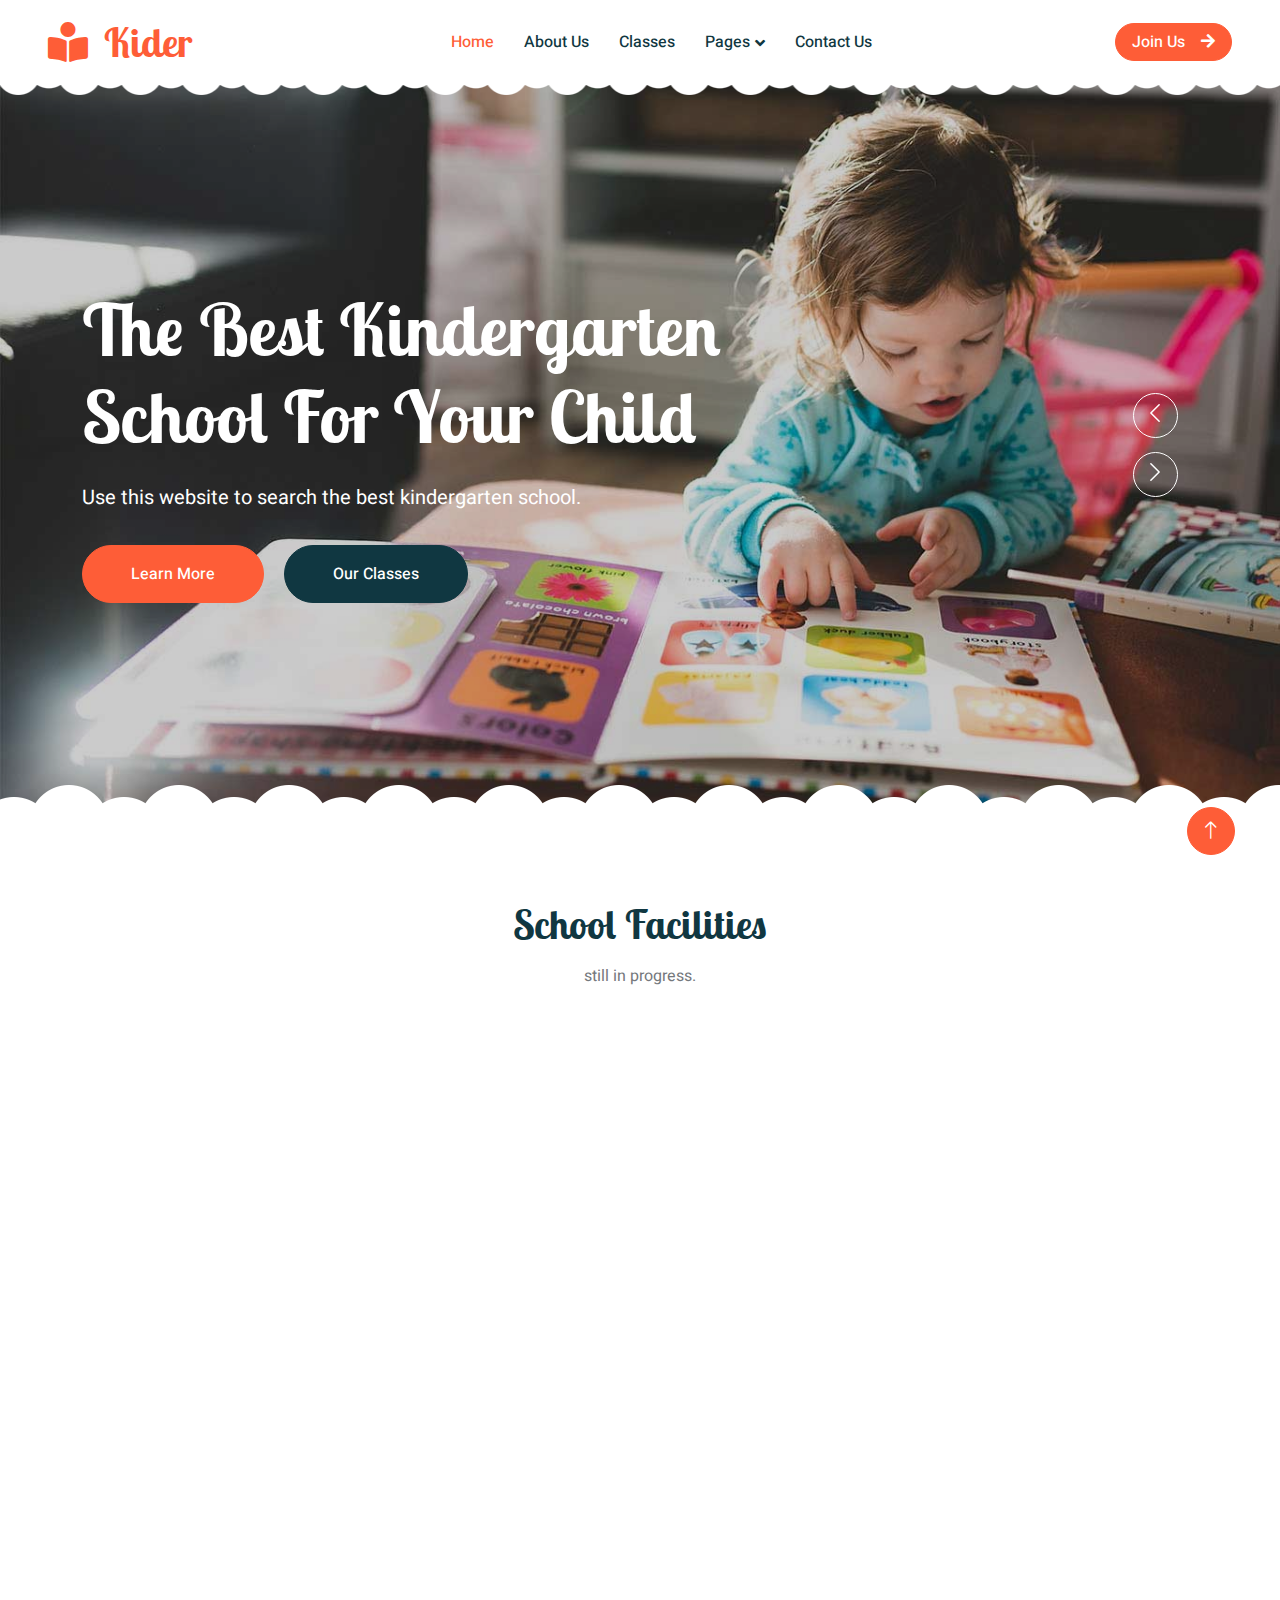
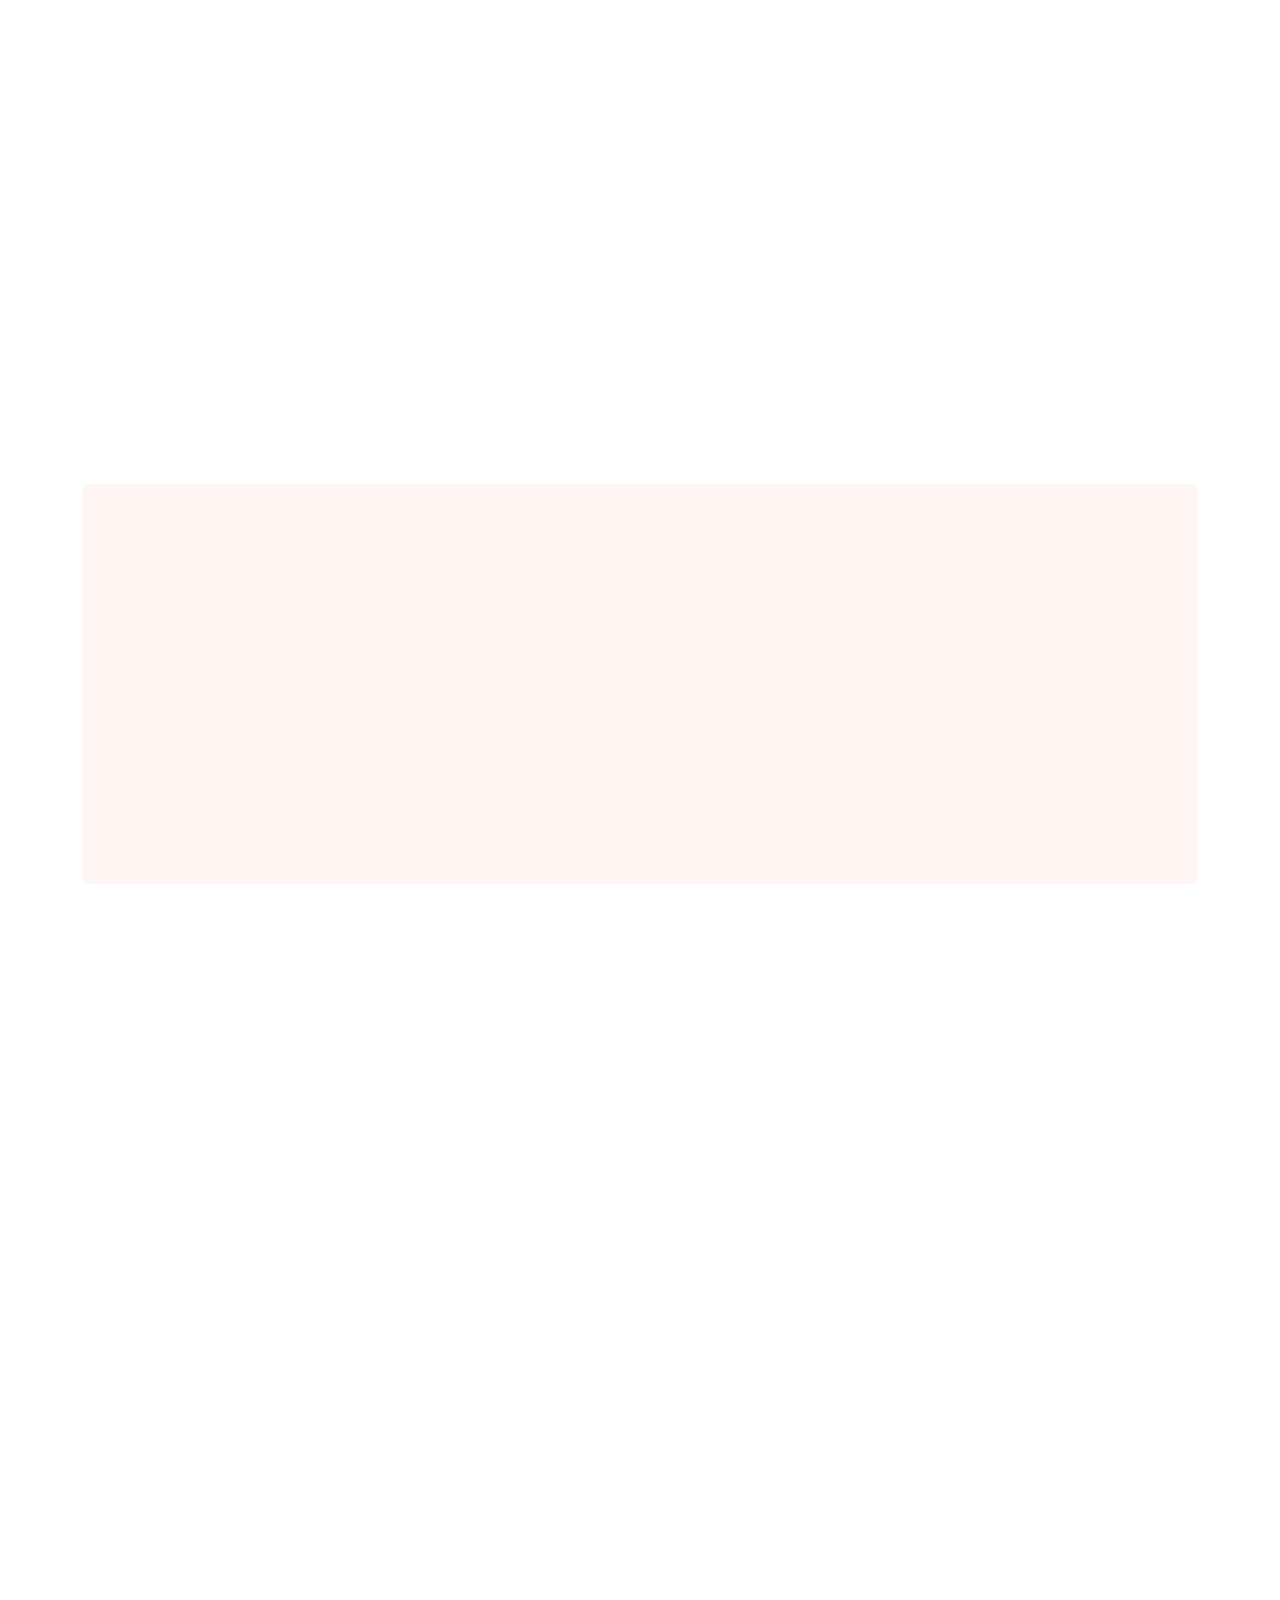
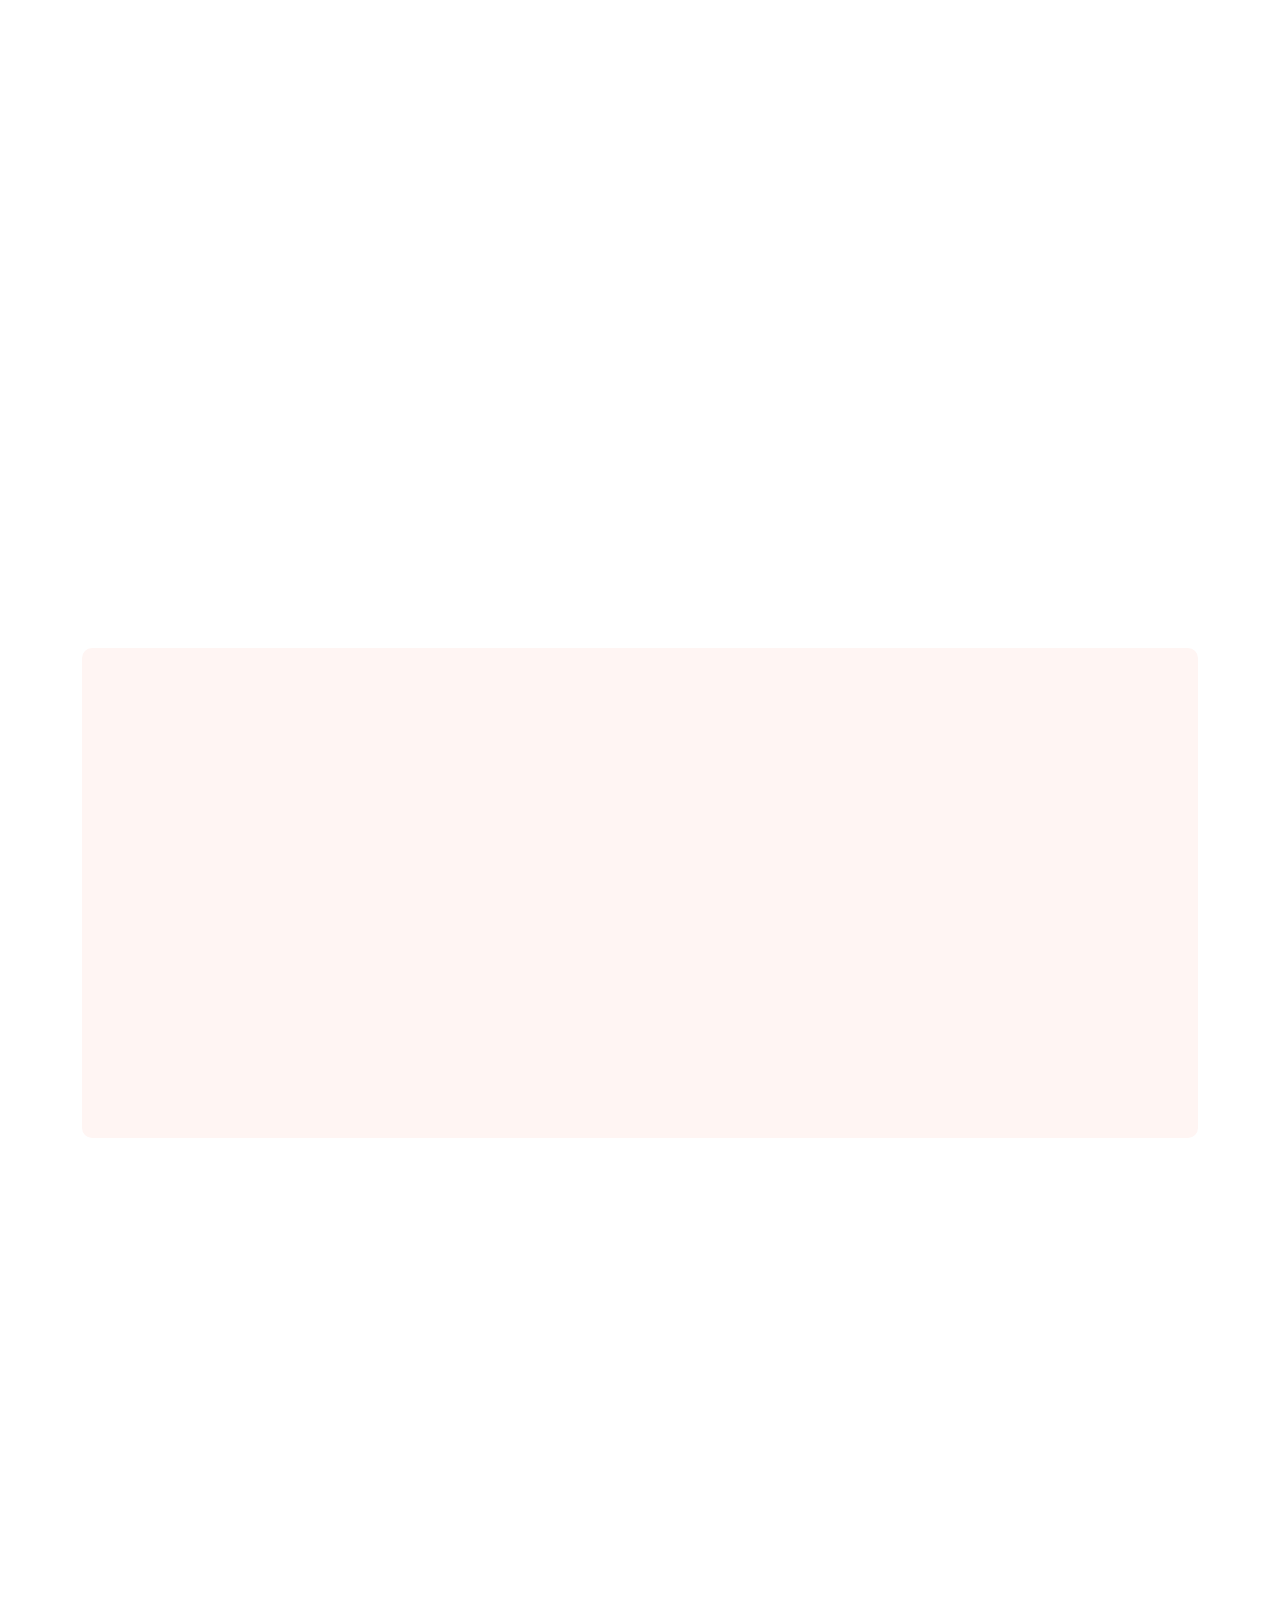
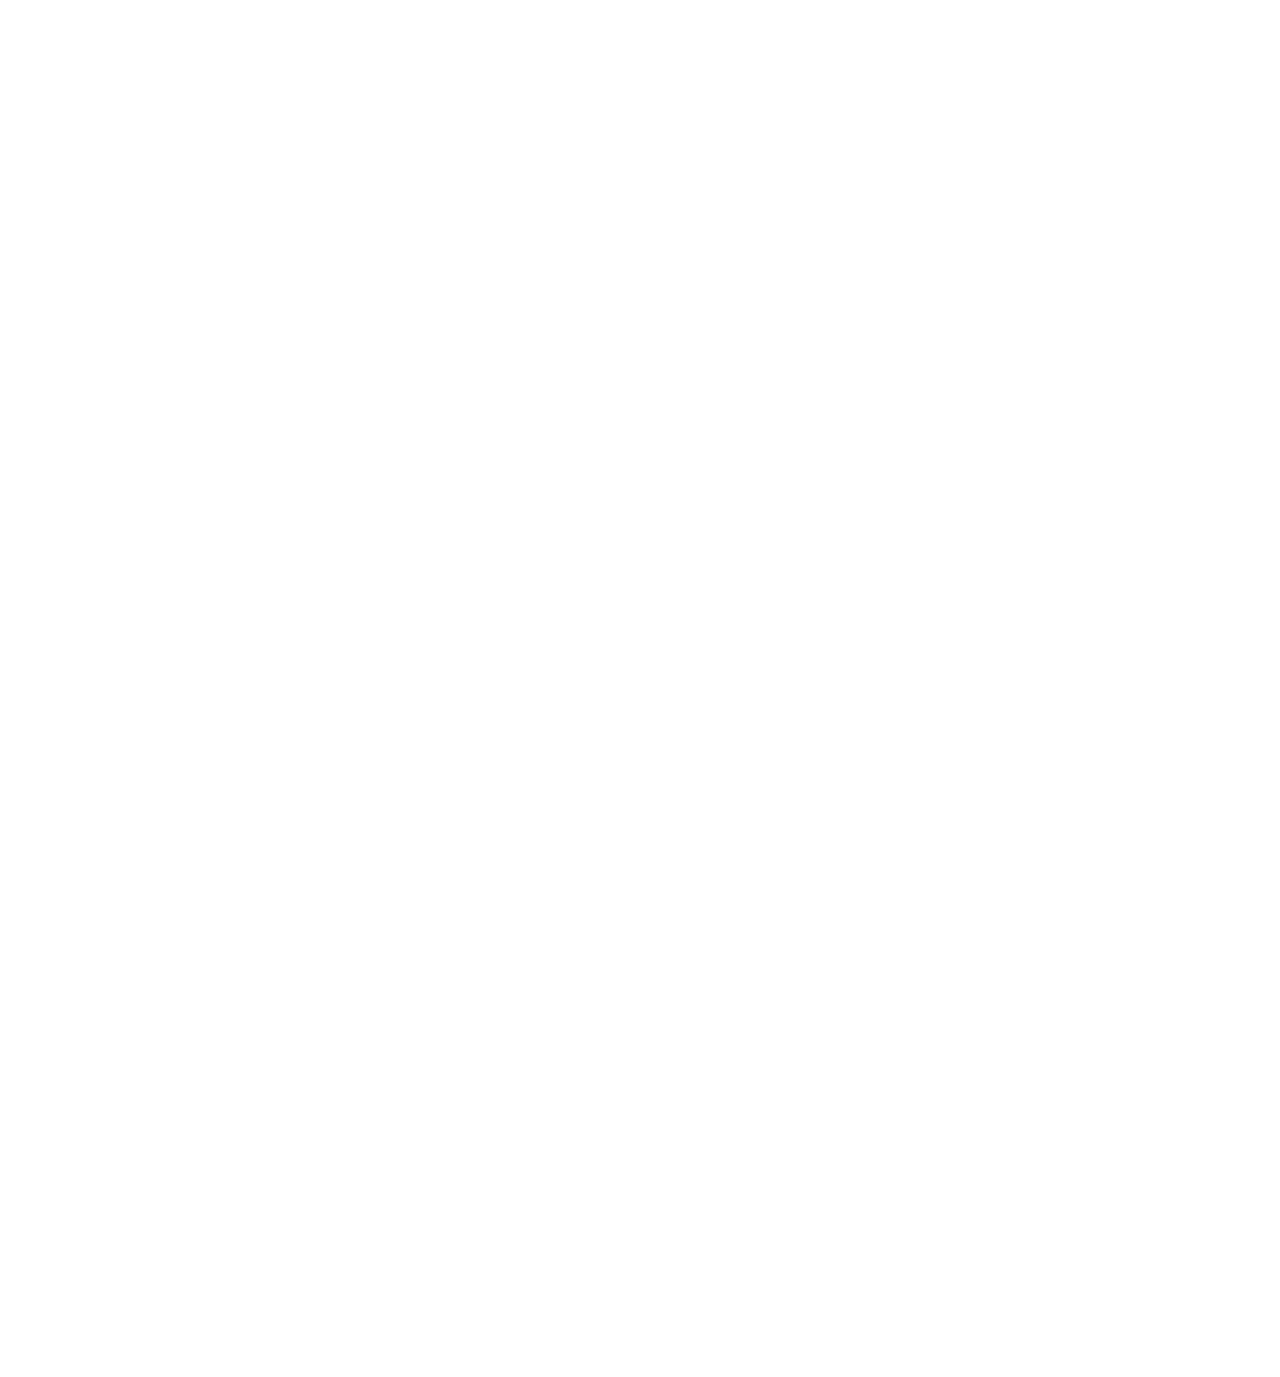
<file: index.html>
<!DOCTYPE html>
<html lang="en">

<head>
    <meta charset="utf-8">
    <title>Kider - Preschool Website </title>
    <meta content="width=device-width, initial-scale=1.0" name="viewport">
    <meta content="" name="keywords">
    <meta content="" name="description">

    <!-- Favicon -->
    <link href="img/favicon.ico" rel="icon">

    <!-- Google Web Fonts -->
    <link rel="preconnect" href="https://fonts.googleapis.com">
    <link rel="preconnect" href="https://fonts.gstatic.com" crossorigin>
    <link href="https://fonts.googleapis.com/css2?family=Heebo:wght@400;500;600&family=Inter:wght@600&family=Lobster+Two:wght@700&display=swap" rel="stylesheet">
    
    <!-- Icon Font Stylesheet -->
    <link href="https://cdnjs.cloudflare.com/ajax/libs/font-awesome/5.10.0/css/all.min.css" rel="stylesheet">
    <link href="https://cdn.jsdelivr.net/npm/bootstrap-icons@1.4.1/font/bootstrap-icons.css" rel="stylesheet">

    <!-- Libraries Stylesheet -->
    <link href="lib/animate/animate.min.css" rel="stylesheet">
    <link href="lib/owlcarousel/assets/owl.carousel.min.css" rel="stylesheet">

    <!-- Customized Bootstrap Stylesheet -->
    <link href="css/bootstrap.min.css" rel="stylesheet">

    <!-- Template Stylesheet -->
    <link href="css/style.css" rel="stylesheet">
</head>

<body>
    <div class="container-xxl bg-white p-0">
        <!-- Spinner Start -->
        <div id="spinner" class="show bg-white position-fixed translate-middle w-100 vh-100 top-50 start-50 d-flex align-items-center justify-content-center">
            <div class="spinner-border text-primary" style="width: 3rem; height: 3rem;" role="status">
                <span class="sr-only">Loading...</span>
            </div>
        </div>
        <!-- Spinner End -->


        <!-- Navbar Start -->
        <nav class="navbar navbar-expand-lg bg-white navbar-light sticky-top px-4 px-lg-5 py-lg-0">
            <a href="index.html" class="navbar-brand">
                <h1 class="m-0 text-primary"><i class="fa fa-book-reader me-3"></i>Kider</h1>
            </a>
            <button type="button" class="navbar-toggler" data-bs-toggle="collapse" data-bs-target="#navbarCollapse">
                <span class="navbar-toggler-icon"></span>
            </button>
            <div class="collapse navbar-collapse" id="navbarCollapse">
                <div class="navbar-nav mx-auto">
                    <a href="index.html" class="nav-item nav-link active">Home</a>
                    <a href="about.html" class="nav-item nav-link">About Us</a>
                    <a href="classes.html" class="nav-item nav-link">Classes</a>
                    <div class="nav-item dropdown">
                        <a href="#" class="nav-link dropdown-toggle" data-bs-toggle="dropdown">Pages</a>
                        <div class="dropdown-menu rounded-0 rounded-bottom border-0 shadow-sm m-0">
                            <a href="facility.html" class="dropdown-item">School Facilities</a>
                            <a href="team.html" class="dropdown-item">Popular Teachers</a>
                            <a href="call-to-action.html" class="dropdown-item">Become A Teachers</a>
                            <a href="appointment.html" class="dropdown-item">Make Appointment</a>
                            <a href="testimonial.html" class="dropdown-item">Testimonial</a>
                            <a href="404.html" class="dropdown-item">404 Error</a>
                        </div>
                    </div>
                    <a href="contact.html" class="nav-item nav-link">Contact Us</a>
                </div>
                <a href="" class="btn btn-primary rounded-pill px-3 d-none d-lg-block">Join Us<i class="fa fa-arrow-right ms-3"></i></a>
            </div>
        </nav>
        <!-- Navbar End -->


        <!-- Carousel Start -->
        <div class="container-fluid p-0 mb-5">
            <div class="owl-carousel header-carousel position-relative">
                <div class="owl-carousel-item position-relative">
                    <img class="img-fluid" src="img/carousel-1.jpg" alt="">
                    <div class="position-absolute top-0 start-0 w-100 h-100 d-flex align-items-center" style="background: rgba(0, 0, 0, .2);">
                        <div class="container">
                            <div class="row justify-content-start">
                                <div class="col-10 col-lg-8">
                                    <h1 class="display-2 text-white animated slideInDown mb-4">The Best Kindergarten School For Your Child</h1>
                                    <p class="fs-5 fw-medium text-white mb-4 pb-2">Use this website to search the best kindergarten school.</p>
                                    <a href="" class="btn btn-primary rounded-pill py-sm-3 px-sm-5 me-3 animated slideInLeft">Learn More</a>
                                    <a href="" class="btn btn-dark rounded-pill py-sm-3 px-sm-5 animated slideInRight">Our Classes</a>
                                </div>
                            </div>
                        </div>
                    </div>
                </div>
                <div class="owl-carousel-item position-relative">
                    <img class="img-fluid" src="img/carousel-2.jpg" alt="">
                    <div class="position-absolute top-0 start-0 w-100 h-100 d-flex align-items-center" style="background: rgba(0, 0, 0, .2);">
                        <div class="container">
                            <div class="row justify-content-start">
                                <div class="col-10 col-lg-8">
                                    <h1 class="display-2 text-white animated slideInDown mb-4">Make A Brighter Future For Your Child</h1>
                                    <p class="fs-5 fw-medium text-white mb-4 pb-2">check this out.</p>
                                    <a href="" class="btn btn-primary rounded-pill py-sm-3 px-sm-5 me-3 animated slideInLeft">Learn More</a>
                                    <a href="" class="btn btn-dark rounded-pill py-sm-3 px-sm-5 animated slideInRight">Our Classes</a>
                                </div>
                            </div>
                        </div>
                    </div>
                </div>
            </div>
        </div>
        <!-- Carousel End -->


        <!-- Facilities Start -->
        <div class="container-xxl py-5">
            <div class="container">
                <div class="text-center mx-auto mb-5 wow fadeInUp" data-wow-delay="0.1s" style="max-width: 600px;">
                    <h1 class="mb-3">School Facilities</h1>
                    <p>still in progress.</p>
                </div>
                <div class="row g-4">
                    <div class="col-lg-3 col-sm-6 wow fadeInUp" data-wow-delay="0.1s">
                        <div class="facility-item">
                            <div class="facility-icon bg-primary">
                                <span class="bg-primary"></span>
                                <i class="fa fa-bus-alt fa-3x text-primary"></i>
                                <span class="bg-primary"></span>
                            </div>
                            <div class="facility-text bg-primary">
                                <h3 class="text-primary mb-3">School Bus</h3>
                                <p class="mb-0">facilities available for kindergarden</p>
                            </div>
                        </div>
                    </div>
                    <div class="col-lg-3 col-sm-6 wow fadeInUp" data-wow-delay="0.3s">
                        <div class="facility-item">
                            <div class="facility-icon bg-success">
                                <span class="bg-success"></span>
                                <i class="fa fa-futbol fa-3x text-success"></i>
                                <span class="bg-success"></span>
                            </div>
                            <div class="facility-text bg-success">
                                <h3 class="text-success mb-3">Playground</h3>
                                <p class="mb-0">come and check our playground</p>
                            </div>
                        </div>
                    </div>
                    <div class="col-lg-3 col-sm-6 wow fadeInUp" data-wow-delay="0.5s">
                        <div class="facility-item">
                            <div class="facility-icon bg-warning">
                                <span class="bg-warning"></span>
                                <i class="fa fa-home fa-3x text-warning"></i>
                                <span class="bg-warning"></span>
                            </div>
                            <div class="facility-text bg-warning">
                                <h3 class="text-warning mb-3">Healthy Canteen</h3>
                                <p class="mb-0">do visit</p>
                            </div>
                        </div>
                    </div>
                    <div class="col-lg-3 col-sm-6 wow fadeInUp" data-wow-delay="0.7s">
                        <div class="facility-item">
                            <div class="facility-icon bg-info">
                                <span class="bg-info"></span>
                                <i class="fa fa-chalkboard-teacher fa-3x text-info"></i>
                                <span class="bg-info"></span>
                            </div>
                            <div class="facility-text bg-info">
                                <h3 class="text-info mb-3">Positive Learning</h3>
                                <p class="mb-0">check this out...</p>
                            </div>
                        </div>
                    </div>
                </div>
            </div>
        </div>
        <!-- Facilities End -->


        <!-- About Start -->
        <div class="container-xxl py-5">
            <div class="container">
                <div class="row g-5 align-items-center">
                    <div class="col-lg-6 wow fadeInUp" data-wow-delay="0.1s">
                        <h1 class="mb-4">Learn More About Our Work And Our Cultural Activities</h1>
                        <p>check again</p>
                        <p class="mb-4">check check enter.</p>
                        <div class="row g-4 align-items-center">
                            <div class="col-sm-6">
                                <a class="btn btn-primary rounded-pill py-3 px-5" href="">Read More</a>
                            </div>
                            <div class="col-sm-6">
                                <div class="d-flex align-items-center">
                                    <img class="rounded-circle flex-shrink-0" src="img/user.jpg" alt="" style="width: 45px; height: 45px;">
                                    <div class="ms-3">
                                        <h6 class="text-primary mb-1">Jhon Doe</h6>
                                        <small>CEO & Founder</small>
                                    </div>
                                </div>
                            </div>
                        </div>
                    </div>
                    <div class="col-lg-6 about-img wow fadeInUp" data-wow-delay="0.5s">
                        <div class="row">
                            <div class="col-12 text-center">
                                <img class="img-fluid w-75 rounded-circle bg-light p-3" src="img/about-1.jpg" alt="">
                            </div>
                            <div class="col-6 text-start" style="margin-top: -150px;">
                                <img class="img-fluid w-100 rounded-circle bg-light p-3" src="img/about-2.jpg" alt="">
                            </div>
                            <div class="col-6 text-end" style="margin-top: -150px;">
                                <img class="img-fluid w-100 rounded-circle bg-light p-3" src="img/about-3.jpg" alt="">
                            </div>
                        </div>
                    </div>
                </div>
            </div>
        </div>
        <!-- About End -->


        <!-- Call To Action Start -->
        <div class="container-xxl py-5">
            <div class="container">
                <div class="bg-light rounded">
                    <div class="row g-0">
                        <div class="col-lg-6 wow fadeIn" data-wow-delay="0.1s" style="min-height: 400px;">
                            <div class="position-relative h-100">
                                <img class="position-absolute w-100 h-100 rounded" src="img/call-to-action.jpg" alt="Action 1" style="object-fit: cover;">
                            </div>
                        </div>
                        <div class="col-lg-6 wow fadeIn" data-wow-delay="0.5s">
                            <div class="h-100 d-flex flex-column justify-content-center p-5">
                                <h1 class="mb-4">Become A Teacher</h1>
                                <p class="mb-4">Tempor erat elitr rebum at clita. Diam dolor diam ipsum sit. Aliqu diam amet diam et eos.
                                    Clita erat ipsum et lorem et sit, sed stet lorem sit clita duo justo magna dolore erat amet
                                </p>
                                <a class="btn btn-primary py-3 px-5" href="">Get Started Now<i class="fa fa-arrow-right ms-2"></i></a>
                            </div>
                        </div>
                    </div>
                </div>
            </div>
        </div>
        <!-- Call To Action End -->


        <!-- Classes Start -->
        <div class="container-xxl py-5">
            <div class="container">
                <div class="text-center mx-auto mb-5 wow fadeInUp" data-wow-delay="0.1s" style="max-width: 600px;">
                    <h1 class="mb-3">School Classes</h1>
                    <p>Eirmod sed ipsum dolor sit rebum labore magna erat. Tempor ut dolore lorem kasd vero ipsum sit eirmod sit. Ipsum diam justo sed rebum vero dolor duo.</p>
                </div>
                <div class="row g-4">
                    <div class="col-lg-4 col-md-6 wow fadeInUp" data-wow-delay="0.1s">
                        <div class="classes-item">
                            <div class="bg-light rounded-circle w-75 mx-auto p-3">
                                <img class="img-fluid rounded-circle" src="img/classes-1.jpg" alt="">
                            </div>
                            <div class="bg-light rounded p-4 pt-5 mt-n5">
                                <a class="d-block text-center h3 mt-3 mb-4" href="">Art & Drawing</a>
                                <div class="d-flex align-items-center justify-content-between mb-4">
                                    <div class="d-flex align-items-center">
                                        <img class="rounded-circle flex-shrink-0" src="img/user.jpg" alt="" style="width: 45px; height: 45px;">
                                        <div class="ms-3">
                                            <h6 class="text-primary mb-1">Jhon Doe</h6>
                                            <small>Teacher</small>
                                        </div>
                                    </div>
                                    <span class="bg-primary text-white rounded-pill py-2 px-3" href="">$99</span>
                                </div>
                                <div class="row g-1">
                                    <div class="col-4">
                                        <div class="border-top border-3 border-primary pt-2">
                                            <h6 class="text-primary mb-1">Age:</h6>
                                            <small>3-5 Years</small>
                                        </div>
                                    </div>
                                    <div class="col-4">
                                        <div class="border-top border-3 border-success pt-2">
                                            <h6 class="text-success mb-1">Time:</h6>
                                            <small>9-10 AM</small>
                                        </div>
                                    </div>
                                    <div class="col-4">
                                        <div class="border-top border-3 border-warning pt-2">
                                            <h6 class="text-warning mb-1">Capacity:</h6>
                                            <small>30 Kids</small>
                                        </div>
                                    </div>
                                </div>
                            </div>
                        </div>
                    </div>
                    <div class="col-lg-4 col-md-6 wow fadeInUp" data-wow-delay="0.3s">
                        <div class="classes-item">
                            <div class="bg-light rounded-circle w-75 mx-auto p-3">
                                <img class="img-fluid rounded-circle" src="img/classes-2.jpg" alt="">
                            </div>
                            <div class="bg-light rounded p-4 pt-5 mt-n5">
                                <a class="d-block text-center h3 mt-3 mb-4" href="">Color Management</a>
                                <div class="d-flex align-items-center justify-content-between mb-4">
                                    <div class="d-flex align-items-center">
                                        <img class="rounded-circle flex-shrink-0" src="img/user.jpg" alt="" style="width: 45px; height: 45px;">
                                        <div class="ms-3">
                                            <h6 class="text-primary mb-1">Jhon Doe</h6>
                                            <small>Teacher</small>
                                        </div>
                                    </div>
                                    <span class="bg-primary text-white rounded-pill py-2 px-3" href="">$99</span>
                                </div>
                                <div class="row g-1">
                                    <div class="col-4">
                                        <div class="border-top border-3 border-primary pt-2">
                                            <h6 class="text-primary mb-1">Age:</h6>
                                            <small>3-5 Years</small>
                                        </div>
                                    </div>
                                    <div class="col-4">
                                        <div class="border-top border-3 border-success pt-2">
                                            <h6 class="text-success mb-1">Time:</h6>
                                            <small>9-10 AM</small>
                                        </div>
                                    </div>
                                    <div class="col-4">
                                        <div class="border-top border-3 border-warning pt-2">
                                            <h6 class="text-warning mb-1">Capacity:</h6>
                                            <small>30 Kids</small>
                                        </div>
                                    </div>
                                </div>
                            </div>
                        </div>
                    </div>
                    <div class="col-lg-4 col-md-6 wow fadeInUp" data-wow-delay="0.5s">
                        <div class="classes-item">
                            <div class="bg-light rounded-circle w-75 mx-auto p-3">
                                <img class="img-fluid rounded-circle" src="img/classes-3.jpg" alt="">
                            </div>
                            <div class="bg-light rounded p-4 pt-5 mt-n5">
                                <a class="d-block text-center h3 mt-3 mb-4" href="">Athletic & Dance</a>
                                <div class="d-flex align-items-center justify-content-between mb-4">
                                    <div class="d-flex align-items-center">
                                        <img class="rounded-circle flex-shrink-0" src="img/user.jpg" alt="" style="width: 45px; height: 45px;">
                                        <div class="ms-3">
                                            <h6 class="text-primary mb-1">Jhon Doe</h6>
                                            <small>Teacher</small>
                                        </div>
                                    </div>
                                    <span class="bg-primary text-white rounded-pill py-2 px-3" href="">$99</span>
                                </div>
                                <div class="row g-1">
                                    <div class="col-4">
                                        <div class="border-top border-3 border-primary pt-2">
                                            <h6 class="text-primary mb-1">Age:</h6>
                                            <small>3-5 Years</small>
                                        </div>
                                    </div>
                                    <div class="col-4">
                                        <div class="border-top border-3 border-success pt-2">
                                            <h6 class="text-success mb-1">Time:</h6>
                                            <small>9-10 AM</small>
                                        </div>
                                    </div>
                                    <div class="col-4">
                                        <div class="border-top border-3 border-warning pt-2">
                                            <h6 class="text-warning mb-1">Capacity:</h6>
                                            <small>30 Kids</small>
                                        </div>
                                    </div>
                                </div>
                            </div>
                        </div>
                    </div>
                    <div class="col-lg-4 col-md-6 wow fadeInUp" data-wow-delay="0.1s">
                        <div class="classes-item">
                            <div class="bg-light rounded-circle w-75 mx-auto p-3">
                                <img class="img-fluid rounded-circle" src="img/classes-4.jpg" alt="">
                            </div>
                            <div class="bg-light rounded p-4 pt-5 mt-n5">
                                <a class="d-block text-center h3 mt-3 mb-4" href="">Language & Speaking</a>
                                <div class="d-flex align-items-center justify-content-between mb-4">
                                    <div class="d-flex align-items-center">
                                        <img class="rounded-circle flex-shrink-0" src="img/user.jpg" alt="" style="width: 45px; height: 45px;">
                                        <div class="ms-3">
                                            <h6 class="text-primary mb-1">Jhon Doe</h6>
                                            <small>Teacher</small>
                                        </div>
                                    </div>
                                    <span class="bg-primary text-white rounded-pill py-2 px-3" href="">$99</span>
                                </div>
                                <div class="row g-1">
                                    <div class="col-4">
                                        <div class="border-top border-3 border-primary pt-2">
                                            <h6 class="text-primary mb-1">Age:</h6>
                                            <small>3-5 Years</small>
                                        </div>
                                    </div>
                                    <div class="col-4">
                                        <div class="border-top border-3 border-success pt-2">
                                            <h6 class="text-success mb-1">Time:</h6>
                                            <small>9-10 AM</small>
                                        </div>
                                    </div>
                                    <div class="col-4">
                                        <div class="border-top border-3 border-warning pt-2">
                                            <h6 class="text-warning mb-1">Capacity:</h6>
                                            <small>30 Kids</small>
                                        </div>
                                    </div>
                                </div>
                            </div>
                        </div>
                    </div>
                    <div class="col-lg-4 col-md-6 wow fadeInUp" data-wow-delay="0.3s">
                        <div class="classes-item">
                            <div class="bg-light rounded-circle w-75 mx-auto p-3">
                                <img class="img-fluid rounded-circle" src="img/classes-5.jpg" alt="">
                            </div>
                            <div class="bg-light rounded p-4 pt-5 mt-n5">
                                <a class="d-block text-center h3 mt-3 mb-4" href="">Religion & History</a>
                                <div class="d-flex align-items-center justify-content-between mb-4">
                                    <div class="d-flex align-items-center">
                                        <img class="rounded-circle flex-shrink-0" src="img/user.jpg" alt="" style="width: 45px; height: 45px;">
                                        <div class="ms-3">
                                            <h6 class="text-primary mb-1">Jhon Doe</h6>
                                            <small>Teacher</small>
                                        </div>
                                    </div>
                                    <span class="bg-primary text-white rounded-pill py-2 px-3" href="">$99</span>
                                </div>
                                <div class="row g-1">
                                    <div class="col-4">
                                        <div class="border-top border-3 border-primary pt-2">
                                            <h6 class="text-primary mb-1">Age:</h6>
                                            <small>3-5 Years</small>
                                        </div>
                                    </div>
                                    <div class="col-4">
                                        <div class="border-top border-3 border-success pt-2">
                                            <h6 class="text-success mb-1">Time:</h6>
                                            <small>9-10 AM</small>
                                        </div>
                                    </div>
                                    <div class="col-4">
                                        <div class="border-top border-3 border-warning pt-2">
                                            <h6 class="text-warning mb-1">Capacity:</h6>
                                            <small>30 Kids</small>
                                        </div>
                                    </div>
                                </div>
                            </div>
                        </div>
                    </div>
                    <div class="col-lg-4 col-md-6 wow fadeInUp" data-wow-delay="0.5s">
                        <div class="classes-item">
                            <div class="bg-light rounded-circle w-75 mx-auto p-3">
                                <img class="img-fluid rounded-circle" src="img/classes-6.jpg" alt="">
                            </div>
                            <div class="bg-light rounded p-4 pt-5 mt-n5">
                                <a class="d-block text-center h3 mt-3 mb-4" href="">General Knowledge</a>
                                <div class="d-flex align-items-center justify-content-between mb-4">
                                    <div class="d-flex align-items-center">
                                        <img class="rounded-circle flex-shrink-0" src="img/user.jpg" alt="" style="width: 45px; height: 45px;">
                                        <div class="ms-3">
                                            <h6 class="text-primary mb-1">Jhon Doe</h6>
                                            <small>Teacher</small>
                                        </div>
                                    </div>
                                    <span class="bg-primary text-white rounded-pill py-2 px-3" href="">$99</span>
                                </div>
                                <div class="row g-1">
                                    <div class="col-4">
                                        <div class="border-top border-3 border-primary pt-2">
                                            <h6 class="text-primary mb-1">Age:</h6>
                                            <small>3-5 Years</small>
                                        </div>
                                    </div>
                                    <div class="col-4">
                                        <div class="border-top border-3 border-success pt-2">
                                            <h6 class="text-success mb-1">Time:</h6>
                                            <small>9-10 AM</small>
                                        </div>
                                    </div>
                                    <div class="col-4">
                                        <div class="border-top border-3 border-warning pt-2">
                                            <h6 class="text-warning mb-1">Capacity:</h6>
                                            <small>30 Kids</small>
                                        </div>
                                    </div>
                                </div>
                            </div>
                        </div>
                    </div>
                </div>
            </div>
        </div>
        <!-- Classes End -->


        <!-- Appointment Start -->
        <div class="container-xxl py-5">
            <div class="container">
                <div class="bg-light rounded">
                    <div class="row g-0">
                        <div class="col-lg-6 wow fadeIn" data-wow-delay="0.1s">
                            <div class="h-100 d-flex flex-column justify-content-center p-5">
                                <h1 class="mb-4">Make Appointment</h1>
                                <form>
                                    <div class="row g-3">
                                        <div class="col-sm-6">
                                            <div class="form-floating">
                                                <input type="text" class="form-control border-0" id="gname" placeholder="Gurdian Name">
                                                <label for="gname">Gurdian Name</label>
                                            </div>
                                        </div>
                                        <div class="col-sm-6">
                                            <div class="form-floating">
                                                <input type="email" class="form-control border-0" id="gmail" placeholder="Gurdian Email">
                                                <label for="gmail">Gurdian Email</label>
                                            </div>
                                        </div>
                                        <div class="col-sm-6">
                                            <div class="form-floating">
                                                <input type="text" class="form-control border-0" id="cname" placeholder="Child Name">
                                                <label for="cname">Child Name</label>
                                            </div>
                                        </div>
                                        <div class="col-sm-6">
                                            <div class="form-floating">
                                                <input type="text" class="form-control border-0" id="cage" placeholder="Child Age">
                                                <label for="cage">Child Age</label>
                                            </div>
                                        </div>
                                        <div class="col-12">
                                            <div class="form-floating">
                                                <textarea class="form-control border-0" placeholder="Leave a message here" id="message" style="height: 100px"></textarea>
                                                <label for="message">Message</label>
                                            </div>
                                        </div>
                                        <div class="col-12">
                                            <button class="btn btn-primary w-100 py-3" type="submit">Submit</button>
                                        </div>
                                    </div>
                                </form>
                            </div>
                        </div>
                        <div class="col-lg-6 wow fadeIn" data-wow-delay="0.5s" style="min-height: 400px;">
                            <div class="position-relative h-100">
                                <img class="position-absolute w-100 h-100 rounded" src="img/appointment.jpg" alt="Action 1" style="object-fit: cover;">
                            </div>
                        </div>
                    </div>
                </div>
            </div>
        </div>
        <!-- Appointment End -->


        <!-- Team Start -->
        <div class="container-xxl py-5">
            <div class="container">
                <div class="text-center mx-auto mb-5 wow fadeInUp" data-wow-delay="0.1s" style="max-width: 600px;">
                    <h1 class="mb-3">Popular Teachers</h1>
                    <p>Eirmod sed ipsum dolor sit rebum labore magna erat. Tempor ut dolore lorem kasd vero ipsum sit
                        eirmod sit. Ipsum diam justo sed rebum vero dolor duo.</p>
                </div>
                <div class="row g-4">
                    <div class="col-lg-4 col-md-6 wow fadeInUp" data-wow-delay="0.1s">
                        <div class="team-item position-relative">
                            <img class="img-fluid rounded-circle w-75" src="img/team-1.jpg" alt="">
                            <div class="team-text">
                                <h3>Full Name</h3>
                                <p>Designation</p>
                                <div class="d-flex align-items-center">
                                    <a class="btn btn-square btn-primary mx-1" href=""><i class="fab fa-facebook-f"></i></a>
                                    <a class="btn btn-square btn-primary  mx-1" href=""><i class="fab fa-twitter"></i></a>
                                    <a class="btn btn-square btn-primary  mx-1" href=""><i class="fab fa-instagram"></i></a>
                                </div>
                            </div>
                        </div>
                    </div>
                    <div class="col-lg-4 col-md-6 wow fadeInUp" data-wow-delay="0.3s">
                        <div class="team-item position-relative">
                            <img class="img-fluid rounded-circle w-75" src="img/team-2.jpg" alt="">
                            <div class="team-text">
                                <h3>Full Name</h3>
                                <p>Designation</p>
                                <div class="d-flex align-items-center">
                                    <a class="btn btn-square btn-primary mx-1" href=""><i class="fab fa-facebook-f"></i></a>
                                    <a class="btn btn-square btn-primary  mx-1" href=""><i class="fab fa-twitter"></i></a>
                                    <a class="btn btn-square btn-primary  mx-1" href=""><i class="fab fa-instagram"></i></a>
                                </div>
                            </div>
                        </div>
                    </div>
                    <div class="col-lg-4 col-md-6 wow fadeInUp" data-wow-delay="0.5s">
                        <div class="team-item position-relative">
                            <img class="img-fluid rounded-circle w-75" src="img/team-3.jpg" alt="">
                            <div class="team-text">
                                <h3>Full Name</h3>
                                <p>Designation</p>
                                <div class="d-flex align-items-center">
                                    <a class="btn btn-square btn-primary mx-1" href=""><i class="fab fa-facebook-f"></i></a>
                                    <a class="btn btn-square btn-primary  mx-1" href=""><i class="fab fa-twitter"></i></a>
                                    <a class="btn btn-square btn-primary  mx-1" href=""><i class="fab fa-instagram"></i></a>
                                </div>
                            </div>
                        </div>
                    </div>
                </div>
            </div>
        </div>
        <!-- Team End -->


        <!-- Testimonial Start -->
        <div class="container-xxl py-5">
            <div class="container">
                <div class="text-center mx-auto mb-5 wow fadeInUp" data-wow-delay="0.1s" style="max-width: 600px;">
                    <h1 class="mb-3">Our Clients Say!</h1>
                    <p>Eirmod sed ipsum dolor sit rebum labore magna erat. Tempor ut dolore lorem kasd vero ipsum sit eirmod sit. Ipsum diam justo sed rebum vero dolor duo.</p>
                </div>
                <div class="owl-carousel testimonial-carousel wow fadeInUp" data-wow-delay="0.1s">
                    <div class="testimonial-item bg-light rounded p-5">
                        <p class="fs-5">Tempor stet labore dolor clita stet diam amet ipsum dolor duo ipsum rebum stet dolor amet diam stet. Est stet ea lorem amet est kasd kasd erat eos</p>
                        <div class="d-flex align-items-center bg-white me-n5" style="border-radius: 50px 0 0 50px;">
                            <img class="img-fluid flex-shrink-0 rounded-circle" src="img/testimonial-1.jpg" alt="testimonial 1" style="width: 90px; height: 90px;">
                            <div class="ps-3">
                                <h3 class="mb-1">Client Name</h3>
                                <span>Profession</span>
                            </div>
                            <i class="fa fa-quote-right fa-3x text-primary ms-auto d-none d-sm-flex"></i>
                        </div>
                    </div>
                    <div class="testimonial-item bg-light rounded p-5">
                        <p class="fs-5">Tempor stet labore dolor clita stet diam amet ipsum dolor duo ipsum rebum stet dolor amet diam stet. Est stet ea lorem amet est kasd kasd erat eos</p>
                        <div class="d-flex align-items-center bg-white me-n5" style="border-radius: 50px 0 0 50px;">
                            <img class="img-fluid flex-shrink-0 rounded-circle" src="img/testimonial-2.jpg" alt="testimonial 2" style="width: 90px; height: 90px;">
                            <div class="ps-3">
                                <h3 class="mb-1">Client Name</h3>
                                <span>Profession</span>
                            </div>
                            <i class="fa fa-quote-right fa-3x text-primary ms-auto d-none d-sm-flex"></i>
                        </div>
                    </div>
                    <div class="testimonial-item bg-light rounded p-5">
                        <p class="fs-5">Tempor stet labore dolor clita stet diam amet ipsum dolor duo ipsum rebum stet dolor amet diam stet. Est stet ea lorem amet est kasd kasd erat eos</p>
                        <div class="d-flex align-items-center bg-white me-n5" style="border-radius: 50px 0 0 50px;">
                            <img class="img-fluid flex-shrink-0 rounded-circle" src="img/testimonial-3.jpg" alt="testimonial 3" style="width: 90px; height: 90px;">
                            <div class="ps-3">
                                <h3 class="mb-1">Client Name</h3>
                                <span>Profession</span>
                            </div>
                            <i class="fa fa-quote-right fa-3x text-primary ms-auto d-none d-sm-flex"></i>
                        </div>
                    </div>
                </div>
            </div>
        </div>
        <!-- Testimonial End -->


        <!-- Footer Start -->
        <div class="container-fluid bg-dark text-white-50 footer pt-5 mt-5 wow fadeIn" data-wow-delay="0.1s">
            <div class="container py-5">
                <div class="row g-5">
                    <div class="col-lg-3 col-md-6">
                        <h3 class="text-white mb-4">Get In Touch</h3>
                        <p class="mb-2"><i class="fa fa-map-marker-alt me-3"></i>123 Street, New York, USA</p>
                        <p class="mb-2"><i class="fa fa-phone-alt me-3"></i>+012 345 67890</p>
                        <p class="mb-2"><i class="fa fa-envelope me-3"></i>info@example.com</p>
                        <div class="d-flex pt-2">
                            <a class="btn btn-outline-light btn-social" href=""><i class="fab fa-twitter"></i></a>
                            <a class="btn btn-outline-light btn-social" href=""><i class="fab fa-facebook-f"></i></a>
                            <a class="btn btn-outline-light btn-social" href=""><i class="fab fa-youtube"></i></a>
                            <a class="btn btn-outline-light btn-social" href=""><i class="fab fa-linkedin-in"></i></a>
                        </div>
                    </div>
                    <div class="col-lg-3 col-md-6">
                        <h3 class="text-white mb-4">Quick Links</h3>
                        <a class="btn btn-link text-white-50" href="">About Us</a>
                        <a class="btn btn-link text-white-50" href="">Contact Us</a>
                        <a class="btn btn-link text-white-50" href="">Our Services</a>
                        <a class="btn btn-link text-white-50" href="">Privacy Policy</a>
                        <a class="btn btn-link text-white-50" href="">Terms & Condition</a>
                    </div>
                    <div class="col-lg-3 col-md-6">
                        <h3 class="text-white mb-4">Photo Gallery</h3>
                        <div class="row g-2 pt-2">
                            <div class="col-4">
                                <img class="img-fluid rounded bg-light p-1" src="img/classes-1.jpg" alt="">
                            </div>
                            <div class="col-4">
                                <img class="img-fluid rounded bg-light p-1" src="img/classes-2.jpg" alt="">
                            </div>
                            <div class="col-4">
                                <img class="img-fluid rounded bg-light p-1" src="img/classes-3.jpg" alt="">
                            </div>
                            <div class="col-4">
                                <img class="img-fluid rounded bg-light p-1" src="img/classes-4.jpg" alt="">
                            </div>
                            <div class="col-4">
                                <img class="img-fluid rounded bg-light p-1" src="img/classes-5.jpg" alt="">
                            </div>
                            <div class="col-4">
                                <img class="img-fluid rounded bg-light p-1" src="img/classes-6.jpg" alt="">
                            </div>
                        </div>
                    </div>
                    <div class="col-lg-3 col-md-6">
                        <h3 class="text-white mb-4">Newsletter</h3>
                        <p>Dolor amet sit justo amet elitr clita ipsum elitr est.</p>
                        <div class="position-relative mx-auto" style="max-width: 400px;">
                            <input class="form-control bg-transparent w-100 py-3 ps-4 pe-5" type="text" placeholder="Your email">
                            <button type="button" class="btn btn-primary py-2 position-absolute top-0 end-0 mt-2 me-2">SignUp</button>
                        </div>
                    </div>
                </div>
            </div>
            <div class="container">
                <div class="copyright">
                    <div class="row">
                        <div class="col-md-6 text-center text-md-start mb-3 mb-md-0">
                            &copy; <a class="border-bottom" href="#">Your Site Name</a>, All Right Reserved. 
							
							<!--/*** This template is free as long as you keep the footer author’s credit link/attribution link/backlink. If you'd like to use the template without the footer author’s credit link/attribution link/backlink, you can purchase the Credit Removal License from "https://htmlcodex.com/credit-removal". Thank you for your support. ***/-->
							Designed By <a class="border-bottom" href="https://htmlcodex.com">HTML Codex</a>
                        </div>
                        <div class="col-md-6 text-center text-md-end">
                            <div class="footer-menu">
                                <a href="">Home</a>
                                <a href="">Cookies</a>
                                <a href="">Help</a>
                                <a href="">FQAs</a>
                            </div>
                        </div>
                    </div>
                </div>
            </div>
        </div>
        <!-- Footer End -->


        <!-- Back to Top -->
        <a href="#" class="btn btn-lg btn-primary btn-lg-square back-to-top"><i class="bi bi-arrow-up"></i></a>
    </div>

    <!-- JavaScript Libraries -->
    <script src="https://code.jquery.com/jquery-3.4.1.min.js"></script>
    <script src="https://cdn.jsdelivr.net/npm/bootstrap@5.0.0/dist/js/bootstrap.bundle.min.js"></script>
    <script src="lib/wow/wow.min.js"></script>
    <script src="lib/easing/easing.min.js"></script>
    <script src="lib/waypoints/waypoints.min.js"></script>
    <script src="lib/owlcarousel/owl.carousel.min.js"></script>

    <!-- Template Javascript -->
    <script src="js/main.js"></script>
</body>

</html>
</file>
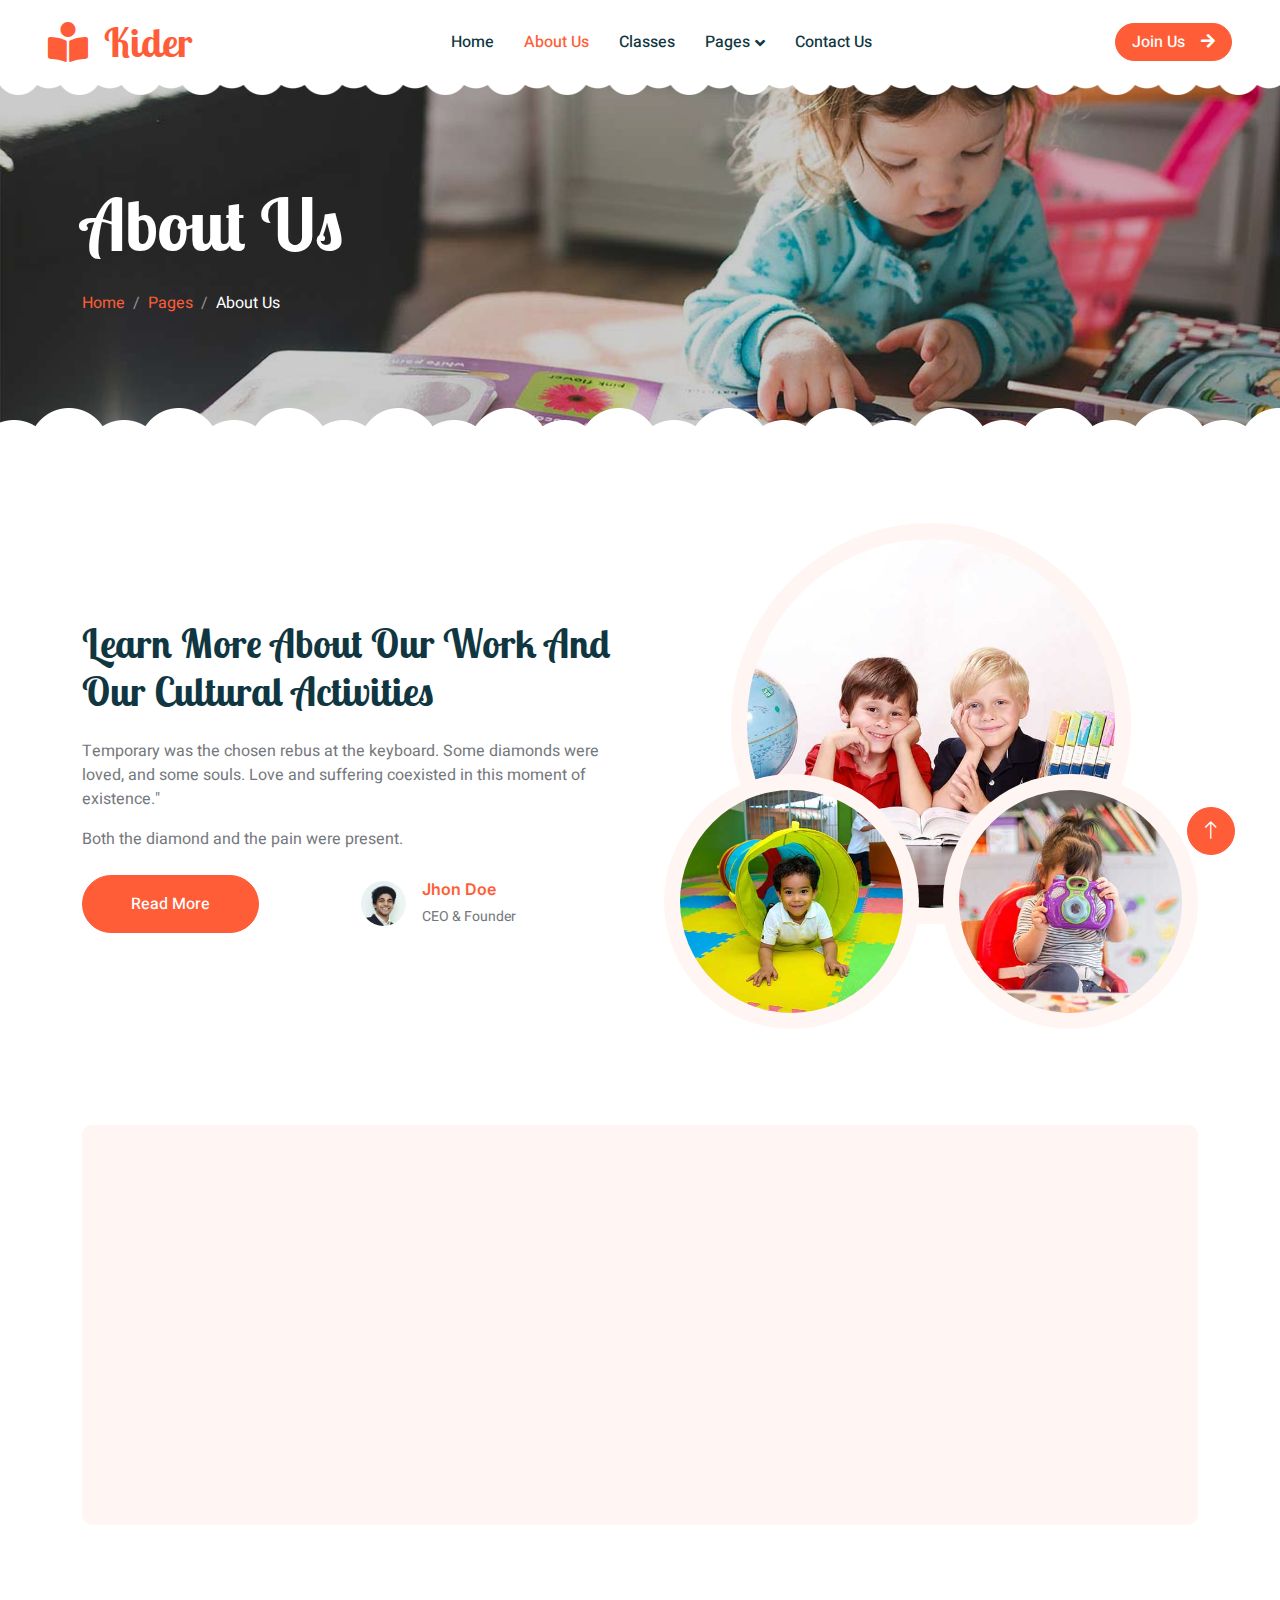
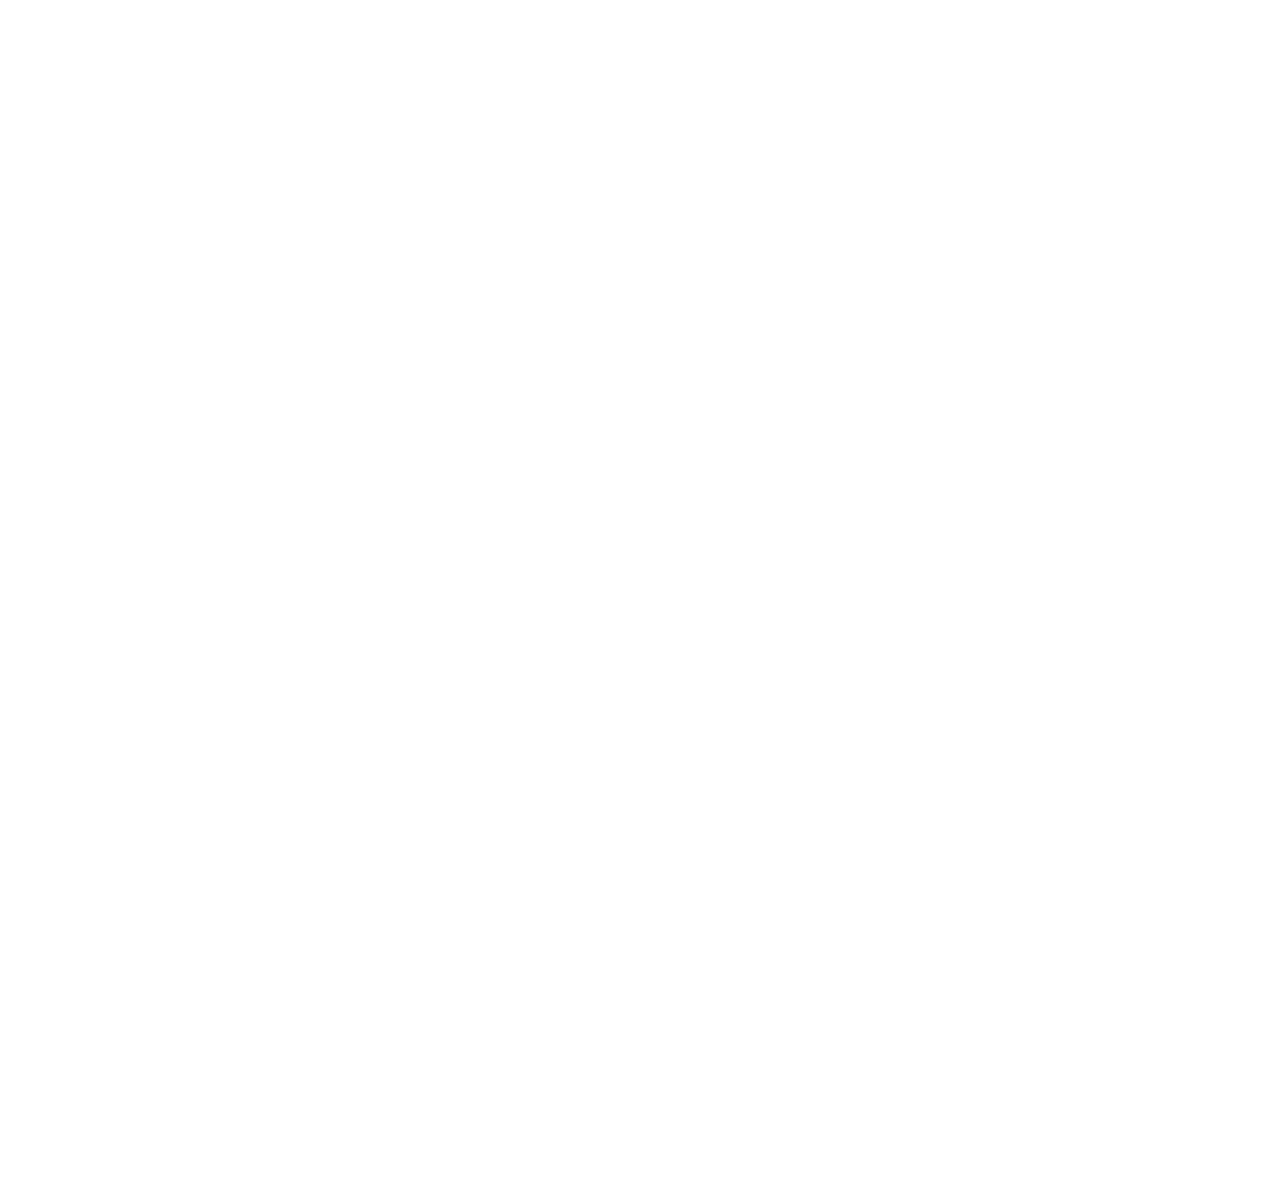
<file: about.html>
<!DOCTYPE html>
<html lang="en">

<head>
    <meta charset="utf-8">
    <title>Kider - Preschool Website </title>
    <meta content="width=device-width, initial-scale=1.0" name="viewport">
    <meta content="" name="keywords">
    <meta content="" name="description">

    <!-- Favicon -->
    <link href="img/favicon.ico" rel="icon">

    <!-- Google Web Fonts -->
    <link rel="preconnect" href="https://fonts.googleapis.com">
    <link rel="preconnect" href="https://fonts.gstatic.com" crossorigin>
    <link href="https://fonts.googleapis.com/css2?family=Heebo:wght@400;500;600&family=Inter:wght@600&family=Lobster+Two:wght@700&display=swap" rel="stylesheet">
    
    <!-- Icon Font Stylesheet -->
    <link href="https://cdnjs.cloudflare.com/ajax/libs/font-awesome/5.10.0/css/all.min.css" rel="stylesheet">
    <link href="https://cdn.jsdelivr.net/npm/bootstrap-icons@1.4.1/font/bootstrap-icons.css" rel="stylesheet">

    <!-- Libraries Stylesheet -->
    <link href="lib/animate/animate.min.css" rel="stylesheet">
    <link href="lib/owlcarousel/assets/owl.carousel.min.css" rel="stylesheet">

    <!-- Customized Bootstrap Stylesheet -->
    <link href="css/bootstrap.min.css" rel="stylesheet">

    <!-- Template Stylesheet -->
    <link href="css/style.css" rel="stylesheet">
</head>

<body>
    <div class="container-xxl bg-white p-0">
        <!-- Spinner Start -->
        <div id="spinner" class="show bg-white position-fixed translate-middle w-100 vh-100 top-50 start-50 d-flex align-items-center justify-content-center">
            <div class="spinner-border text-primary" style="width: 3rem; height: 3rem;" role="status">
                <span class="sr-only">Loading...</span>
            </div>
        </div>
        <!-- Spinner End -->


        <!-- Navbar Start -->
        <nav class="navbar navbar-expand-lg bg-white navbar-light sticky-top px-4 px-lg-5 py-lg-0"aria-label="Main Navigation">
            <a href="index.html" class="navbar-brand">
                <h1 class="m-0 text-primary"><i class="fa fa-book-reader me-3"></i>Kider</h1>
            </a>
            <button type="button" class="navbar-toggler" data-bs-toggle="collapse" data-bs-target="#navbarCollapse">
                <span class="navbar-toggler-icon"></span>
            </button>
            <div class="collapse navbar-collapse" id="navbarCollapse">
                <div class="navbar-nav mx-auto">
                    <a href="index.html" class="nav-item nav-link">Home</a>
                    <a href="about.html" class="nav-item nav-link active">About Us</a>
                    <a href="classes.html" class="nav-item nav-link">Classes</a>
                    <div class="nav-item dropdown">
                        <a href="#" class="nav-link dropdown-toggle" data-bs-toggle="dropdown">Pages</a>
                        <div class="dropdown-menu rounded-0 rounded-bottom border-0 shadow-sm m-0">
                            <a href="facility.html" class="dropdown-item">School Facilities</a>
                            <a href="team.html" class="dropdown-item">Popular Teachers</a>
                            <a href="call-to-action.html" class="dropdown-item">Become A Teachers</a>
                            <a href="appointment.html" class="dropdown-item">Make Appointment</a>
                            <a href="testimonial.html" class="dropdown-item">Testimonial</a>
                            <a href="404.html" class="dropdown-item">404 Error</a>
                        </div>
                    </div>
                    <a href="contact.html" class="nav-item nav-link">Contact Us</a>
                </div>
                <a href="" class="btn btn-primary rounded-pill px-3 d-none d-lg-block">Join Us<i class="fa fa-arrow-right ms-3"></i></a>
            </div>
        </nav>
        <!-- Navbar End -->


        <!-- Page Header End -->
        <div class="container-xxl py-5 page-header position-relative mb-5">
            <div class="container py-5">
                <h1 class="display-2 text-white animated slideInDown mb-4">About Us</h1>
                <nav aria-label="breadcrumb animated slideInDown">
                    <ol class="breadcrumb">
                        <li class="breadcrumb-item"><a href="#">Home</a></li>
                        <li class="breadcrumb-item"><a href="#">Pages</a></li>
                        <li class="breadcrumb-item text-white active" aria-current="page">About Us</li>
                    </ol>
                </nav>
            </div>
        </div>
        <!-- Page Header End -->


        <!-- About Start -->
        <div class="container-xxl py-5">
            <div class="container">
                <div class="row g-5 align-items-center">
                    <div class="col-lg-6 wow fadeInUp" data-wow-delay="0.1s">
                        <h1 class="mb-4">Learn More About Our Work And Our Cultural Activities</h1>
                        <p>Temporary was the chosen rebus at the keyboard.  Some diamonds were loved, and some souls. Love and suffering coexisted in this moment of existence."</p>
                        <p class="mb-4">Both the diamond and the pain were present.</p>
                        <div class="row g-4 align-items-center">
                            <div class="col-sm-6">
                                <a class="btn btn-primary rounded-pill py-3 px-5" href="">Read More</a>
                            </div>
                            <div class="col-sm-6">
                                <div class="d-flex align-items-center">
                                    <img class="rounded-circle flex-shrink-0" src="img/user.jpg" alt="" style="width: 45px; height: 45px;">
                                    <div class="ms-3">
                                        <h6 class="text-primary mb-1">Jhon Doe</h6>
                                        <small>CEO & Founder</small>
                                    </div>
                                </div>
                            </div>
                        </div>
                    </div>
                    <div class="col-lg-6 about-img wow fadeInUp" data-wow-delay="0.5s">
                        <div class="row">
                            <div class="col-12 text-center">
                                <img class="img-fluid w-75 rounded-circle bg-light p-3" src="img/about-1.jpg" alt="">
                            </div>
                            <div class="col-6 text-start" style="margin-top: -150px;">
                                <img class="img-fluid w-100 rounded-circle bg-light p-3" src="img/about-2.jpg" alt="">
                            </div>
                            <div class="col-6 text-end" style="margin-top: -150px;">
                                <img class="img-fluid w-100 rounded-circle bg-light p-3" src="img/about-3.jpg" alt="">
                            </div>
                        </div>
                    </div>
                </div>
            </div>
        </div>
        <!-- About End -->


        <!-- Call To Action Start -->
        <div class="container-xxl py-5">
            <div class="container">
                <div class="bg-light rounded">
                    <div class="row g-0">
                        <div class="col-lg-6 wow fadeIn" data-wow-delay="0.1s" style="min-height: 400px;">
                            <div class="position-relative h-100">
                                <img class="position-absolute w-100 h-100 rounded" src="img/call-to-action.jpg" alt="position-1" style="object-fit: cover;">
                            </div>
                        </div>
                        <div class="col-lg-6 wow fadeIn" data-wow-delay="0.5s">
                            <div class="h-100 d-flex flex-column justify-content-center p-5">
                                <h1 class="mb-4">Become A Teacher</h1>
                                <p class="mb-4">checkout this....
                                </p>
                                <a class="btn btn-primary py-3 px-5" href="">Get Started Now<i class="fa fa-arrow-right ms-2"></i></a>
                            </div>
                        </div>
                    </div>
                </div>
            </div>
        </div>
        <!-- Call To Action End -->


        <!-- Team Start -->
        <div class="container-xxl py-5">
            <div class="container">
                <div class="text-center mx-auto mb-5 wow fadeInUp" data-wow-delay="0.1s" style="max-width: 600px;">
                    <h1 class="mb-3">Popular Teachers</h1>
                    <p>Eirmod sed ipsum dolor sit rebum labore magna erat. Tempor ut dolore lorem kasd vero ipsum sit
                        eirmod sit. Ipsum diam justo sed rebum vero dolor duo.</p>
                </div>
                <div class="row g-4">
                    <div class="col-lg-4 col-md-6 wow fadeInUp" data-wow-delay="0.1s">
                        <div class="team-item position-relative">
                            <img class="img-fluid rounded-circle w-75" src="img/team-1.jpg" alt="">
                            <div class="team-text">
                                <h3>Full Name</h3>
                                <p>Designation</p>
                                <div class="d-flex align-items-center">
                                    <a class="btn btn-square btn-primary mx-1" href=""><i class="fab fa-facebook-f"></i></a>
                                    <a class="btn btn-square btn-primary  mx-1" href=""><i class="fab fa-twitter"></i></a>
                                    <a class="btn btn-square btn-primary  mx-1" href=""><i class="fab fa-instagram"></i></a>
                                </div>
                            </div>
                        </div>
                    </div>
                    <div class="col-lg-4 col-md-6 wow fadeInUp" data-wow-delay="0.3s">
                        <div class="team-item position-relative">
                            <img class="img-fluid rounded-circle w-75" src="img/team-2.jpg" alt="">
                            <div class="team-text">
                                <h3>Full Name</h3>
                                <p>Designation</p>
                                <div class="d-flex align-items-center">
                                    <a class="btn btn-square btn-primary mx-1" href=""><i class="fab fa-facebook-f"></i></a>
                                    <a class="btn btn-square btn-primary  mx-1" href=""><i class="fab fa-twitter"></i></a>
                                    <a class="btn btn-square btn-primary  mx-1" href=""><i class="fab fa-instagram"></i></a>
                                </div>
                            </div>
                        </div>
                    </div>
                    <div class="col-lg-4 col-md-6 wow fadeInUp" data-wow-delay="0.5s">
                        <div class="team-item position-relative">
                            <img class="img-fluid rounded-circle w-75" src="img/team-3.jpg" alt="">
                            <div class="team-text">
                                <h3>Full Name</h3>
                                <p>Designation</p>
                                <div class="d-flex align-items-center">
                                    <a class="btn btn-square btn-primary mx-1" href=""><i class="fab fa-facebook-f"></i></a>
                                    <a class="btn btn-square btn-primary  mx-1" href=""><i class="fab fa-twitter"></i></a>
                                    <a class="btn btn-square btn-primary  mx-1" href=""><i class="fab fa-instagram"></i></a>
                                </div>
                            </div>
                        </div>
                    </div>
                </div>
            </div>
        </div>
        <!-- Team End -->


        <!-- Footer Start -->
        <div class="container-fluid bg-dark text-white-50 footer pt-5 mt-5 wow fadeIn" data-wow-delay="0.1s">
            <div class="container py-5">
                <div class="row g-5">
                    <div class="col-lg-3 col-md-6">
                        <h3 class="text-white mb-4">Get In Touch</h3>
                        <p class="mb-2"><i class="fa fa-map-marker-alt me-3"></i>123 Street, New York, USA</p>
                        <p class="mb-2"><i class="fa fa-phone-alt me-3"></i>+012 345 67890</p>
                        <p class="mb-2"><i class="fa fa-envelope me-3"></i>info@example.com</p>
                        <div class="d-flex pt-2">
                            <a class="btn btn-outline-light btn-social" href=""><i class="fab fa-twitter"></i></a>
                            <a class="btn btn-outline-light btn-social" href=""><i class="fab fa-facebook-f"></i></a>
                            <a class="btn btn-outline-light btn-social" href=""><i class="fab fa-youtube"></i></a>
                            <a class="btn btn-outline-light btn-social" href=""><i class="fab fa-linkedin-in"></i></a>
                        </div>
                    </div>
                    <div class="col-lg-3 col-md-6">
                        <h3 class="text-white mb-4">Quick Links</h3>
                        <a class="btn btn-link text-white-50" href="">About Us</a>
                        <a class="btn btn-link text-white-50" href="">Contact Us</a>
                        <a class="btn btn-link text-white-50" href="">Our Services</a>
                        <a class="btn btn-link text-white-50" href="">Privacy Policy</a>
                        <a class="btn btn-link text-white-50" href="">Terms & Condition</a>
                    </div>
                    <div class="col-lg-3 col-md-6">
                        <h3 class="text-white mb-4">Photo Gallery</h3>
                        <div class="row g-2 pt-2">
                            <div class="col-4">
                                <img class="img-fluid rounded bg-light p-1" src="img/classes-1.jpg" alt="">
                            </div>
                            <div class="col-4">
                                <img class="img-fluid rounded bg-light p-1" src="img/classes-2.jpg" alt="">
                            </div>
                            <div class="col-4">
                                <img class="img-fluid rounded bg-light p-1" src="img/classes-3.jpg" alt="">
                            </div>
                            <div class="col-4">
                                <img class="img-fluid rounded bg-light p-1" src="img/classes-4.jpg" alt="">
                            </div>
                            <div class="col-4">
                                <img class="img-fluid rounded bg-light p-1" src="img/classes-5.jpg" alt="">
                            </div>
                            <div class="col-4">
                                <img class="img-fluid rounded bg-light p-1" src="img/classes-6.jpg" alt="">
                            </div>
                        </div>
                    </div>
                    <div class="col-lg-3 col-md-6">
                        <h3 class="text-white mb-4">Newsletter</h3>
                        <p>Dolor amet sit justo amet elitr clita ipsum elitr est.</p>
                        <div class="position-relative mx-auto" style="max-width: 400px;">
                            <input class="form-control bg-transparent w-100 py-3 ps-4 pe-5" type="text" placeholder="Your email">
                            <button type="button" class="btn btn-primary py-2 position-absolute top-0 end-0 mt-2 me-2">SignUp</button>
                        </div>
                    </div>
                </div>
            </div>
            <div class="container">
                <div class="copyright">
                    <div class="row">
                        <div class="col-md-6 text-center text-md-start mb-3 mb-md-0">
                            &copy; <a class="border-bottom" href="#">Your Site Name</a>, All Right Reserved. 
							
							<!--/*** This template is free as long as you keep the footer author’s credit link/attribution link/backlink. If you'd like to use the template without the footer author’s credit link/attribution link/backlink, you can purchase the Credit Removal License from "https://htmlcodex.com/credit-removal". Thank you for your support. ***/-->
							Designed By <a class="border-bottom" href="https://htmlcodex.com">HTML Codex</a>
                        </div>
                        <div class="col-md-6 text-center text-md-end">
                            <div class="footer-menu">
                                <a href="">Home</a>
                                <a href="">Cookies</a>
                                <a href="">Help</a>
                                <a href="">FQAs</a>
                            </div>
                        </div>
                    </div>
                </div>
            </div>
        </div>
        <!-- Footer End -->


        <!-- Back to Top -->
        <a href="#" class="btn btn-lg btn-primary btn-lg-square back-to-top"><i class="bi bi-arrow-up"></i></a>
    </div>

    <!-- JavaScript Libraries -->
    <script src="https://code.jquery.com/jquery-3.4.1.min.js"></script>
    <script src="https://cdn.jsdelivr.net/npm/bootstrap@5.0.0/dist/js/bootstrap.bundle.min.js"></script>
    <script src="lib/wow/wow.min.js"></script>
    <script src="lib/easing/easing.min.js"></script>
    <script src="lib/waypoints/waypoints.min.js"></script>
    <script src="lib/owlcarousel/owl.carousel.min.js"></script>

    <!-- Template Javascript -->
    <script src="js/main.js"></script>
</body>

</html>
</file>
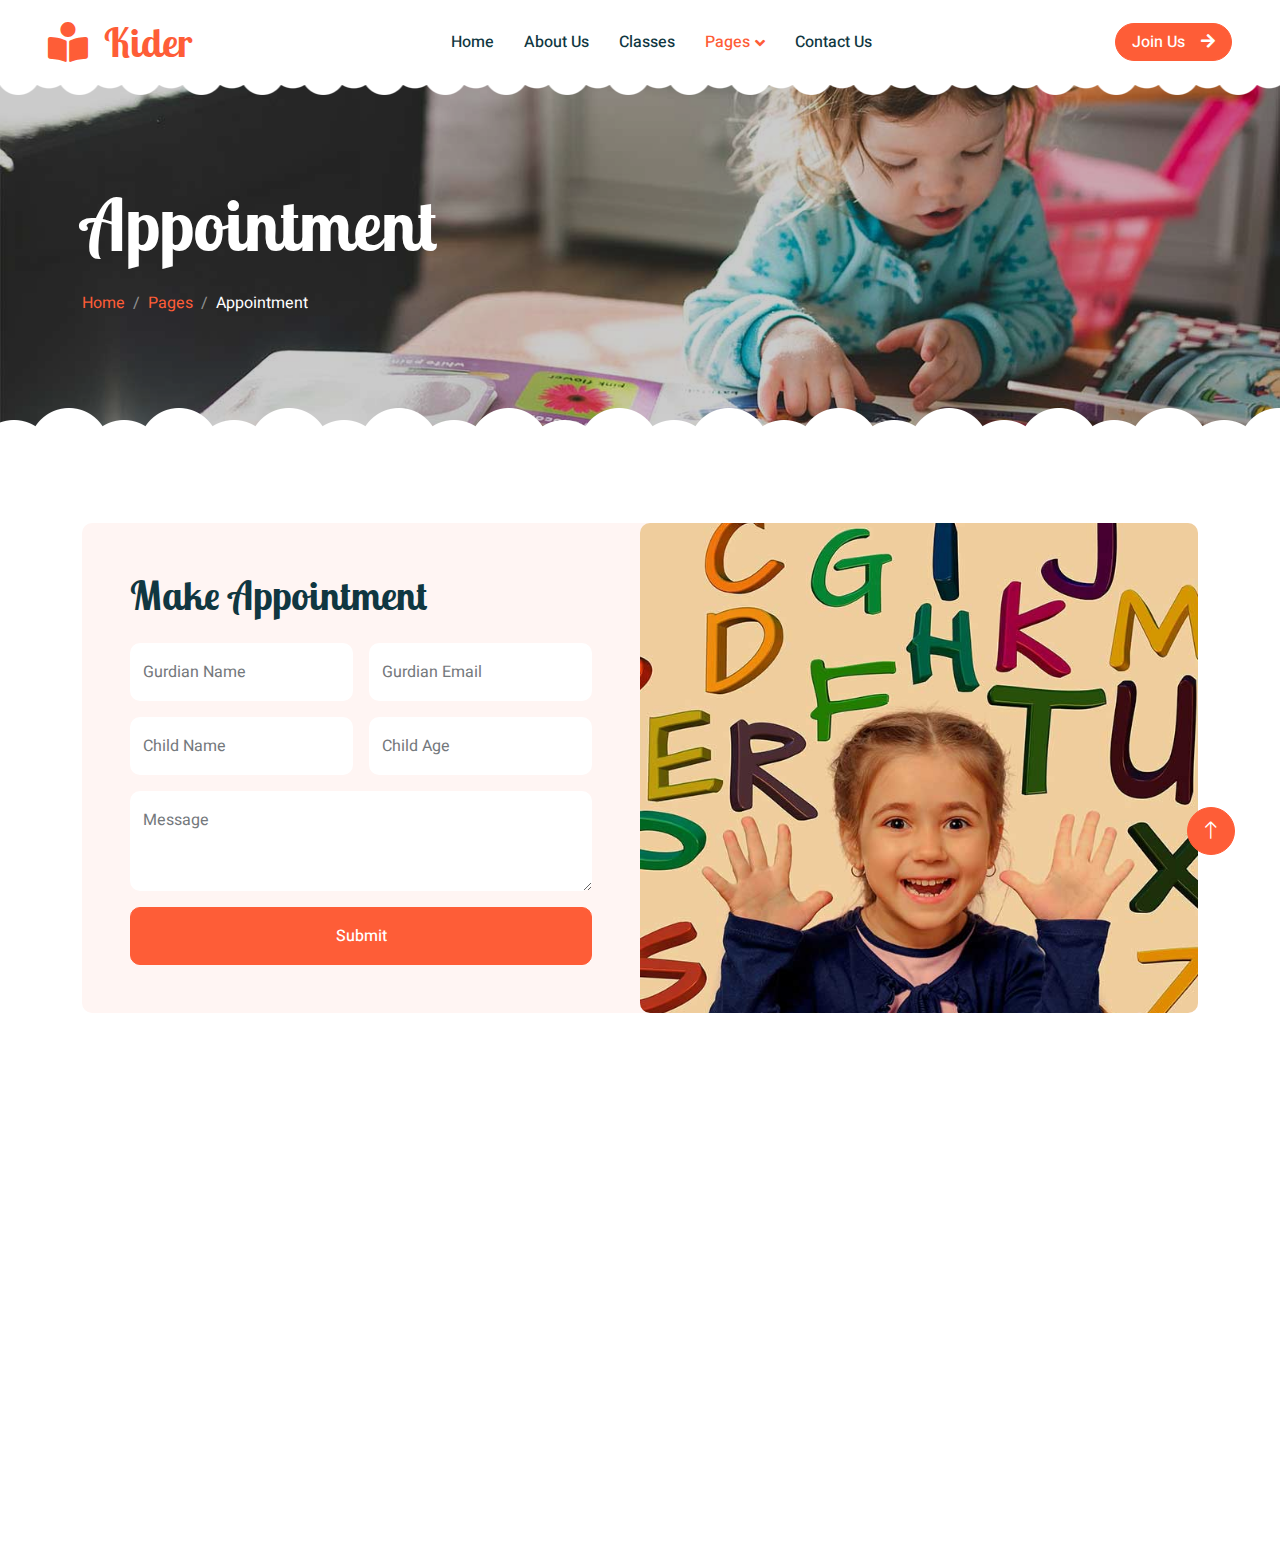
<file: appointment.html>
<!DOCTYPE html>
<html lang="en">

<head>
    <meta charset="utf-8">
    <title>Kider - Preschool Website Template</title>
    <meta content="width=device-width, initial-scale=1.0" name="viewport">
    <meta content="" name="keywords">
    <meta content="" name="description">

    <!-- Favicon -->
    <link href="img/favicon.ico" rel="icon">

    <!-- Google Web Fonts -->
    <link rel="preconnect" href="https://fonts.googleapis.com">
    <link rel="preconnect" href="https://fonts.gstatic.com" crossorigin>
    <link href="https://fonts.googleapis.com/css2?family=Heebo:wght@400;500;600&family=Inter:wght@600&family=Lobster+Two:wght@700&display=swap" rel="stylesheet">
    
    <!-- Icon Font Stylesheet -->
    <link href="https://cdnjs.cloudflare.com/ajax/libs/font-awesome/5.10.0/css/all.min.css" rel="stylesheet">
    <link href="https://cdn.jsdelivr.net/npm/bootstrap-icons@1.4.1/font/bootstrap-icons.css" rel="stylesheet">

    <!-- Libraries Stylesheet -->
    <link href="lib/animate/animate.min.css" rel="stylesheet">
    <link href="lib/owlcarousel/assets/owl.carousel.min.css" rel="stylesheet">

    <!-- Customized Bootstrap Stylesheet -->
    <link href="css/bootstrap.min.css" rel="stylesheet">

    <!-- Template Stylesheet -->
    <link href="css/style.css" rel="stylesheet">
</head>

<body>
    <div class="container-xxl bg-white p-0">
        <!-- Spinner Start -->
        <div id="spinner" class="show bg-white position-fixed translate-middle w-100 vh-100 top-50 start-50 d-flex align-items-center justify-content-center">
            <div class="spinner-border text-primary" style="width: 3rem; height: 3rem;" role="status">
                <span class="sr-only">Loading...</span>
            </div>
        </div>
        <!-- Spinner End -->


        <!-- Navbar Start -->
        <nav class="navbar navbar-expand-lg bg-white navbar-light sticky-top px-4 px-lg-5 py-lg-0" aria-label="Main Navigation">
            <a href="index.html" class="navbar-brand">
                <h1 class="m-0 text-primary"><i class="fa fa-book-reader me-3"></i>Kider</h1>
            </a>
            <button type="button" class="navbar-toggler" data-bs-toggle="collapse" data-bs-target="#navbarCollapse">
                <span class="navbar-toggler-icon"></span>
            </button>
            <div class="collapse navbar-collapse" id="navbarCollapse">
                <div class="navbar-nav mx-auto">
                    <a href="index.html" class="nav-item nav-link">Home</a>
                    <a href="about.html" class="nav-item nav-link">About Us</a>
                    <a href="classes.html" class="nav-item nav-link">Classes</a>
                    <div class="nav-item dropdown">
                        <a href="#" class="nav-link dropdown-toggle active" data-bs-toggle="dropdown">Pages</a>
                        <div class="dropdown-menu rounded-0 rounded-bottom border-0 shadow-sm m-0">
                            <a href="facility.html" class="dropdown-item">School Facilities</a>
                            <a href="team.html" class="dropdown-item">Popular Teachers</a>
                            <a href="call-to-action.html" class="dropdown-item">Become A Teachers</a>
                            <a href="appointment.html" class="dropdown-item active">Make Appointment</a>
                            <a href="testimonial.html" class="dropdown-item">Testimonial</a>
                            <a href="404.html" class="dropdown-item">404 Error</a>
                        </div>
                    </div>
                    <a href="contact.html" class="nav-item nav-link">Contact Us</a>
                </div>
                <a href="" class="btn btn-primary rounded-pill px-3 d-none d-lg-block">Join Us<i class="fa fa-arrow-right ms-3"></i></a>
            </div>
        </nav>
        <!-- Navbar End -->


        <!-- Page Header End -->
        <div class="container-xxl py-5 page-header position-relative mb-5">
            <div class="container py-5">
                <h1 class="display-2 text-white animated slideInDown mb-4">Appointment</h1>
                <nav aria-label="breadcrumb animated slideInDown">
                    <ol class="breadcrumb">
                        <li class="breadcrumb-item"><a href="#">Home</a></li>
                        <li class="breadcrumb-item"><a href="#">Pages</a></li>
                        <li class="breadcrumb-item text-white active" aria-current="page">Appointment</li>
                    </ol>
                </nav>
            </div>
        </div>
        <!-- Page Header End -->


        <!-- Appointment Start -->
        <div class="container-xxl py-5">
            <div class="container">
                <div class="bg-light rounded">
                    <div class="row g-0">
                        <div class="col-lg-6 wow fadeIn" data-wow-delay="0.1s">
                            <div class="h-100 d-flex flex-column justify-content-center p-5">
                                <h1 class="mb-4">Make Appointment</h1>
                                <form>
                                    <div class="row g-3">
                                        <div class="col-sm-6">
                                            <div class="form-floating">
                                                <input type="text" class="form-control border-0" id="gname" placeholder="Gurdian Name">
                                                <label for="gname">Gurdian Name</label>
                                            </div>
                                        </div>
                                        <div class="col-sm-6">
                                            <div class="form-floating">
                                                <input type="email" class="form-control border-0" id="gmail" placeholder="Gurdian Email">
                                                <label for="gmail">Gurdian Email</label>
                                            </div>
                                        </div>
                                        <div class="col-sm-6">
                                            <div class="form-floating">
                                                <input type="text" class="form-control border-0" id="cname" placeholder="Child Name">
                                                <label for="cname">Child Name</label>
                                            </div>
                                        </div>
                                        <div class="col-sm-6">
                                            <div class="form-floating">
                                                <input type="text" class="form-control border-0" id="cage" placeholder="Child Age">
                                                <label for="cage">Child Age</label>
                                            </div>
                                        </div>
                                        <div class="col-12">
                                            <div class="form-floating">
                                                <textarea class="form-control border-0" placeholder="Leave a message here" id="message" style="height: 100px"></textarea>
                                                <label for="message">Message</label>
                                            </div>
                                        </div>
                                        <div class="col-12">
                                            <button class="btn btn-primary w-100 py-3" type="submit">Submit</button>
                                        </div>
                                    </div>
                                </form>
                            </div>
                        </div>
                        <div class="col-lg-6 wow fadeIn" data-wow-delay="0.5s" style="min-height: 400px;">
                            <div class="position-relative h-100">
                                <img class="position-absolute w-100 h-100 rounded" src="img/appointment.jpg" alt="appointment-1" style="object-fit: cover;">
                            </div>
                        </div>
                    </div>
                </div>
            </div>
        </div>
        <!-- Appointment End -->


        <!-- Footer Start -->
        <div class="container-fluid bg-dark text-white-50 footer pt-5 mt-5 wow fadeIn" data-wow-delay="0.1s">
            <div class="container py-5">
                <div class="row g-5">
                    <div class="col-lg-3 col-md-6">
                        <h3 class="text-white mb-4">Get In Touch</h3>
                        <p class="mb-2"><i class="fa fa-map-marker-alt me-3"></i>123 Street, New York, USA</p>
                        <p class="mb-2"><i class="fa fa-phone-alt me-3"></i>+012 345 67890</p>
                        <p class="mb-2"><i class="fa fa-envelope me-3"></i>info@example.com</p>
                        <div class="d-flex pt-2">
                            <a class="btn btn-outline-light btn-social" href=""><i class="fab fa-twitter"></i></a>
                            <a class="btn btn-outline-light btn-social" href=""><i class="fab fa-facebook-f"></i></a>
                            <a class="btn btn-outline-light btn-social" href=""><i class="fab fa-youtube"></i></a>
                            <a class="btn btn-outline-light btn-social" href=""><i class="fab fa-linkedin-in"></i></a>
                        </div>
                    </div>
                    <div class="col-lg-3 col-md-6">
                        <h3 class="text-white mb-4">Quick Links</h3>
                        <a class="btn btn-link text-white-50" href="">About Us</a>
                        <a class="btn btn-link text-white-50" href="">Contact Us</a>
                        <a class="btn btn-link text-white-50" href="">Our Services</a>
                        <a class="btn btn-link text-white-50" href="">Privacy Policy</a>
                        <a class="btn btn-link text-white-50" href="">Terms & Condition</a>
                    </div>
                    <div class="col-lg-3 col-md-6">
                        <h3 class="text-white mb-4">Photo Gallery</h3>
                        <div class="row g-2 pt-2">
                            <div class="col-4">
                                <img class="img-fluid rounded bg-light p-1" src="img/classes-1.jpg" alt="">
                            </div>
                            <div class="col-4">
                                <img class="img-fluid rounded bg-light p-1" src="img/classes-2.jpg" alt="">
                            </div>
                            <div class="col-4">
                                <img class="img-fluid rounded bg-light p-1" src="img/classes-3.jpg" alt="">
                            </div>
                            <div class="col-4">
                                <img class="img-fluid rounded bg-light p-1" src="img/classes-4.jpg" alt="">
                            </div>
                            <div class="col-4">
                                <img class="img-fluid rounded bg-light p-1" src="img/classes-5.jpg" alt="">
                            </div>
                            <div class="col-4">
                                <img class="img-fluid rounded bg-light p-1" src="img/classes-6.jpg" alt="">
                            </div>
                        </div>
                    </div>
                    <div class="col-lg-3 col-md-6">
                        <h3 class="text-white mb-4">Newsletter</h3>
                        <p>Dolor amet sit justo amet elitr clita ipsum elitr est.</p>
                        <div class="position-relative mx-auto" style="max-width: 400px;">
                            <input class="form-control bg-transparent w-100 py-3 ps-4 pe-5" type="text" placeholder="Your email">
                            <button type="button" class="btn btn-primary py-2 position-absolute top-0 end-0 mt-2 me-2">SignUp</button>
                        </div>
                    </div>
                </div>
            </div>
            <div class="container">
                <div class="copyright">
                    <div class="row">
                        <div class="col-md-6 text-center text-md-start mb-3 mb-md-0">
                            &copy; <a class="border-bottom" href="#">Your Site Name</a>, All Right Reserved. 
							
							<!--/*** This template is free as long as you keep the footer author’s credit link/attribution link/backlink. If you'd like to use the template without the footer author’s credit link/attribution link/backlink, you can purchase the Credit Removal License from "https://htmlcodex.com/credit-removal". Thank you for your support. ***/-->
							Designed By <a class="border-bottom" href="https://htmlcodex.com">HTML Codex</a>
                        </div>
                        <div class="col-md-6 text-center text-md-end">
                            <div class="footer-menu">
                                <a href="">Home</a>
                                <a href="">Cookies</a>
                                <a href="">Help</a>
                                <a href="">FQAs</a>
                            </div>
                        </div>
                    </div>
                </div>
            </div>
        </div>
        <!-- Footer End -->


        <!-- Back to Top -->
        <a href="#" class="btn btn-lg btn-primary btn-lg-square back-to-top"><i class="bi bi-arrow-up"></i></a>
    </div>

    <!-- JavaScript Libraries -->
    <script src="https://code.jquery.com/jquery-3.4.1.min.js"></script>
    <script src="https://cdn.jsdelivr.net/npm/bootstrap@5.0.0/dist/js/bootstrap.bundle.min.js"></script>
    <script src="lib/wow/wow.min.js"></script>
    <script src="lib/easing/easing.min.js"></script>
    <script src="lib/waypoints/waypoints.min.js"></script>
    <script src="lib/owlcarousel/owl.carousel.min.js"></script>

    <!-- Template Javascript -->
    <script src="js/main.js"></script>
</body>

</html>
</file>
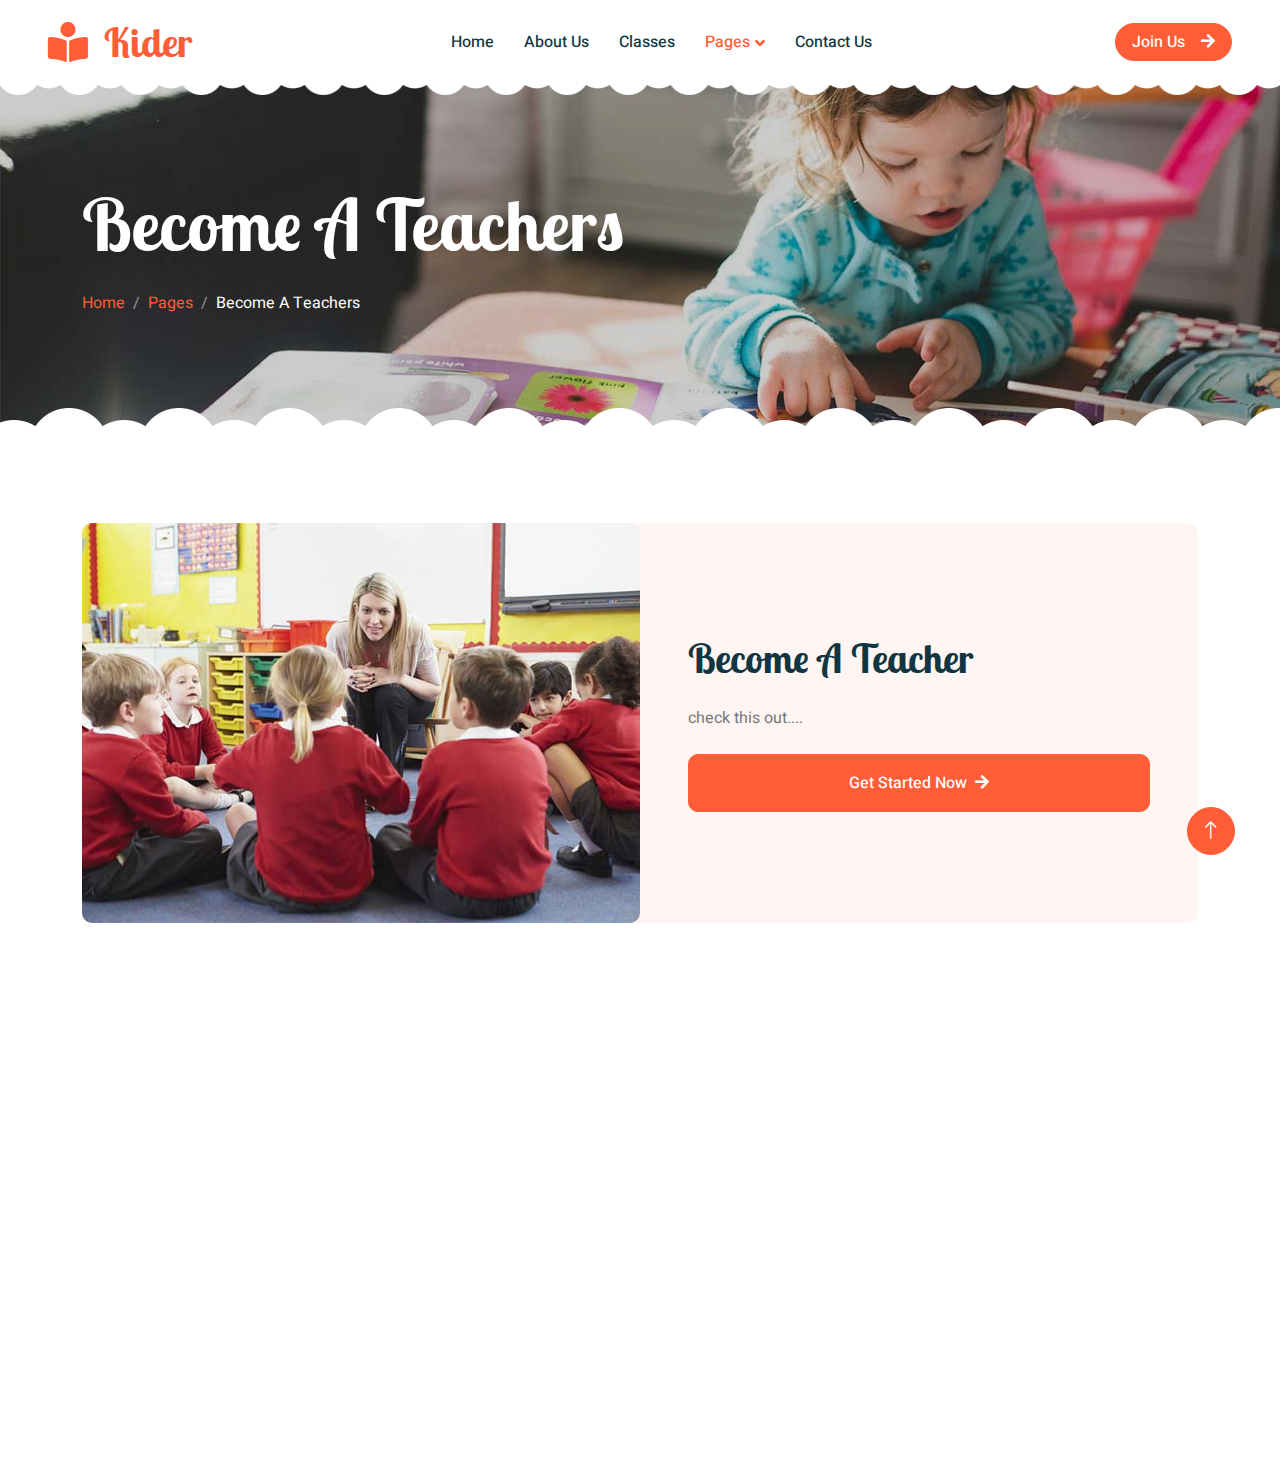
<file: call-to-action.html>
<!DOCTYPE html>
<html lang="en">

<head>
    <meta charset="utf-8">
    <title>Kider - Preschool Website Template</title>
    <meta content="width=device-width, initial-scale=1.0" name="viewport">
    <meta content="" name="keywords">
    <meta content="" name="description">

    <!-- Favicon -->
    <link href="img/favicon.ico" rel="icon">

    <!-- Google Web Fonts -->
    <link rel="preconnect" href="https://fonts.googleapis.com">
    <link rel="preconnect" href="https://fonts.gstatic.com" crossorigin>
    <link href="https://fonts.googleapis.com/css2?family=Heebo:wght@400;500;600&family=Inter:wght@600&family=Lobster+Two:wght@700&display=swap" rel="stylesheet">
    
    <!-- Icon Font Stylesheet -->
    <link href="https://cdnjs.cloudflare.com/ajax/libs/font-awesome/5.10.0/css/all.min.css" rel="stylesheet">
    <link href="https://cdn.jsdelivr.net/npm/bootstrap-icons@1.4.1/font/bootstrap-icons.css" rel="stylesheet">

    <!-- Libraries Stylesheet -->
    <link href="lib/animate/animate.min.css" rel="stylesheet">
    <link href="lib/owlcarousel/assets/owl.carousel.min.css" rel="stylesheet">

    <!-- Customized Bootstrap Stylesheet -->
    <link href="css/bootstrap.min.css" rel="stylesheet">

    <!-- Template Stylesheet -->
    <link href="css/style.css" rel="stylesheet">
</head>

<body>
    <div class="container-xxl bg-white p-0">
        <!-- Spinner Start -->
        <div id="spinner" class="show bg-white position-fixed translate-middle w-100 vh-100 top-50 start-50 d-flex align-items-center justify-content-center">
            <div class="spinner-border text-primary" style="width: 3rem; height: 3rem;" role="status">
                <span class="sr-only">Loading...</span>
            </div>
        </div>
        <!-- Spinner End -->


        <!-- Navbar Start -->
        <nav class="navbar navbar-expand-lg bg-white navbar-light sticky-top px-4 px-lg-5 py-lg-0" aria-label="Main Navigation">
            <a href="index.html" class="navbar-brand">
                <h1 class="m-0 text-primary"><i class="fa fa-book-reader me-3"></i>Kider</h1>
            </a>
            <button type="button" class="navbar-toggler" data-bs-toggle="collapse" data-bs-target="#navbarCollapse">
                <span class="navbar-toggler-icon"></span>
            </button>
            <div class="collapse navbar-collapse" id="navbarCollapse">
                <div class="navbar-nav mx-auto">
                    <a href="index.html" class="nav-item nav-link">Home</a>
                    <a href="about.html" class="nav-item nav-link">About Us</a>
                    <a href="classes.html" class="nav-item nav-link">Classes</a>
                    <div class="nav-item dropdown">
                        <a href="#" class="nav-link dropdown-toggle active" data-bs-toggle="dropdown">Pages</a>
                        <div class="dropdown-menu rounded-0 rounded-bottom border-0 shadow-sm m-0">
                            <a href="facility.html" class="dropdown-item">School Facilities</a>
                            <a href="team.html" class="dropdown-item">Popular Teachers</a>
                            <a href="call-to-action.html" class="dropdown-item active">Become A Teachers</a>
                            <a href="appointment.html" class="dropdown-item">Make Appointment</a>
                            <a href="testimonial.html" class="dropdown-item">Testimonial</a>
                            <a href="404.html" class="dropdown-item">404 Error</a>
                        </div>
                    </div>
                    <a href="contact.html" class="nav-item nav-link">Contact Us</a>
                </div>
                <a href="" class="btn btn-primary rounded-pill px-3 d-none d-lg-block">Join Us<i class="fa fa-arrow-right ms-3"></i></a>
            </div>
        </nav>
        <!-- Navbar End -->


        <!-- Page Header End -->
        <div class="container-xxl py-5 page-header position-relative mb-5">
            <div class="container py-5">
                <h1 class="display-2 text-white animated slideInDown mb-4">Become A Teachers</h1>
                <nav aria-label="breadcrumb animated slideInDown">
                    <ol class="breadcrumb">
                        <li class="breadcrumb-item"><a href="#">Home</a></li>
                        <li class="breadcrumb-item"><a href="#">Pages</a></li>
                        <li class="breadcrumb-item text-white active" aria-current="page">Become A Teachers</li>
                    </ol>
                </nav>
            </div>
        </div>
        <!-- Page Header End -->


        <!-- Call To Action Start -->
        <div class="container-xxl py-5">
            <div class="container">
                <div class="bg-light rounded">
                    <div class="row g-0">
                        <div class="col-lg-6 wow fadeIn" data-wow-delay="0.1s" style="min-height: 400px;">
                            <div class="position-relative h-100">
                                <img class="position-absolute w-100 h-100 rounded" src="img/call-to-action.jpg" alt="Test -2"style="object-fit: cover;">
                            </div>
                        </div>
                        <div class="col-lg-6 wow fadeIn" data-wow-delay="0.5s">
                            <div class="h-100 d-flex flex-column justify-content-center p-5">
                                <h1 class="mb-4">Become A Teacher</h1>
                                <p class="mb-4">check this out....
                                </p>
                                <a class="btn btn-primary py-3 px-5" href="">Get Started Now<i class="fa fa-arrow-right ms-2"></i></a>
                            </div>
                        </div>
                    </div>
                </div>
            </div>
        </div>
        <!-- Call To Action End -->


        <!-- Footer Start -->
        <div class="container-fluid bg-dark text-white-50 footer pt-5 mt-5 wow fadeIn" data-wow-delay="0.1s">
            <div class="container py-5">
                <div class="row g-5">
                    <div class="col-lg-3 col-md-6">
                        <h3 class="text-white mb-4">Get In Touch</h3>
                        <p class="mb-2"><i class="fa fa-map-marker-alt me-3"></i>123 Street, New York, USA</p>
                        <p class="mb-2"><i class="fa fa-phone-alt me-3"></i>+012 345 67890</p>
                        <p class="mb-2"><i class="fa fa-envelope me-3"></i>info@example.com</p>
                        <div class="d-flex pt-2">
                            <a class="btn btn-outline-light btn-social" href=""><i class="fab fa-twitter"></i></a>
                            <a class="btn btn-outline-light btn-social" href=""><i class="fab fa-facebook-f"></i></a>
                            <a class="btn btn-outline-light btn-social" href=""><i class="fab fa-youtube"></i></a>
                            <a class="btn btn-outline-light btn-social" href=""><i class="fab fa-linkedin-in"></i></a>
                        </div>
                    </div>
                    <div class="col-lg-3 col-md-6">
                        <h3 class="text-white mb-4">Quick Links</h3>
                        <a class="btn btn-link text-white-50" href="">About Us</a>
                        <a class="btn btn-link text-white-50" href="">Contact Us</a>
                        <a class="btn btn-link text-white-50" href="">Our Services</a>
                        <a class="btn btn-link text-white-50" href="">Privacy Policy</a>
                        <a class="btn btn-link text-white-50" href="">Terms & Condition</a>
                    </div>
                    <div class="col-lg-3 col-md-6">
                        <h3 class="text-white mb-4">Photo Gallery</h3>
                        <div class="row g-2 pt-2">
                            <div class="col-4">
                                <img class="img-fluid rounded bg-light p-1" src="img/classes-1.jpg" alt="">
                            </div>
                            <div class="col-4">
                                <img class="img-fluid rounded bg-light p-1" src="img/classes-2.jpg" alt="">
                            </div>
                            <div class="col-4">
                                <img class="img-fluid rounded bg-light p-1" src="img/classes-3.jpg" alt="">
                            </div>
                            <div class="col-4">
                                <img class="img-fluid rounded bg-light p-1" src="img/classes-4.jpg" alt="">
                            </div>
                            <div class="col-4">
                                <img class="img-fluid rounded bg-light p-1" src="img/classes-5.jpg" alt="">
                            </div>
                            <div class="col-4">
                                <img class="img-fluid rounded bg-light p-1" src="img/classes-6.jpg" alt="">
                            </div>
                        </div>
                    </div>
                    <div class="col-lg-3 col-md-6">
                        <h3 class="text-white mb-4">Newsletter</h3>
                        <p>Dolor amet sit justo amet elitr clita ipsum elitr est.</p>
                        <div class="position-relative mx-auto" style="max-width: 400px;">
                            <input class="form-control bg-transparent w-100 py-3 ps-4 pe-5" type="text" placeholder="Your email">
                            <button type="button" class="btn btn-primary py-2 position-absolute top-0 end-0 mt-2 me-2">SignUp</button>
                        </div>
                    </div>
                </div>
            </div>
            <div class="container">
                <div class="copyright">
                    <div class="row">
                        <div class="col-md-6 text-center text-md-start mb-3 mb-md-0">
                            &copy; <a class="border-bottom" href="#">Your Site Name</a>, All Right Reserved. 
							
							<!--/*** This template is free as long as you keep the footer author’s credit link/attribution link/backlink. If you'd like to use the template without the footer author’s credit link/attribution link/backlink, you can purchase the Credit Removal License from "https://htmlcodex.com/credit-removal". Thank you for your support. ***/-->
							Designed By <a class="border-bottom" href="https://htmlcodex.com">HTML Codex</a>
                        </div>
                        <div class="col-md-6 text-center text-md-end">
                            <div class="footer-menu">
                                <a href="">Home</a>
                                <a href="">Cookies</a>
                                <a href="">Help</a>
                                <a href="">FQAs</a>
                            </div>
                        </div>
                    </div>
                </div>
            </div>
        </div>
        <!-- Footer End -->


        <!-- Back to Top -->
        <a href="#" class="btn btn-lg btn-primary btn-lg-square back-to-top"><i class="bi bi-arrow-up"></i></a>
    </div>

    <!-- JavaScript Libraries -->
    <script src="https://code.jquery.com/jquery-3.4.1.min.js"></script>
    <script src="https://cdn.jsdelivr.net/npm/bootstrap@5.0.0/dist/js/bootstrap.bundle.min.js"></script>
    <script src="lib/wow/wow.min.js"></script>
    <script src="lib/easing/easing.min.js"></script>
    <script src="lib/waypoints/waypoints.min.js"></script>
    <script src="lib/owlcarousel/owl.carousel.min.js"></script>

    <!-- Template Javascript -->
    <script src="js/main.js"></script>
</body>

</html>
</file>
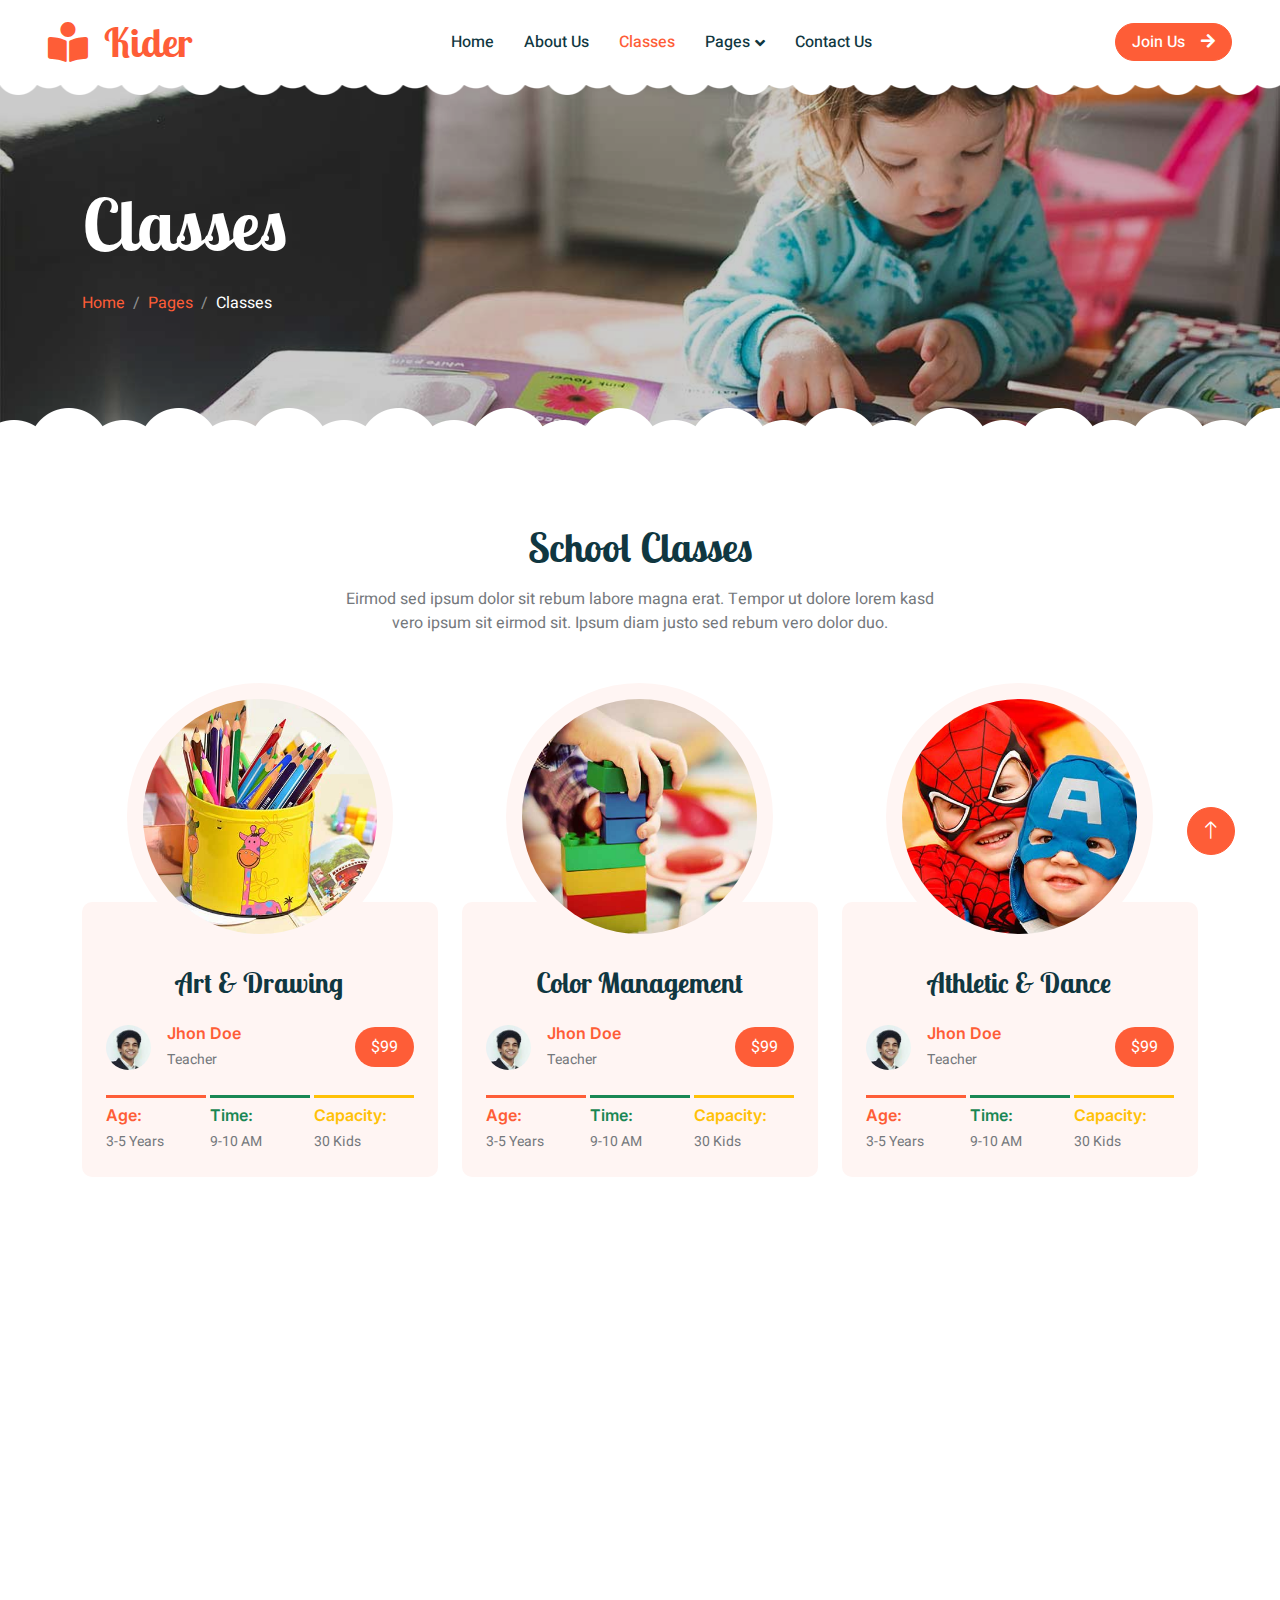
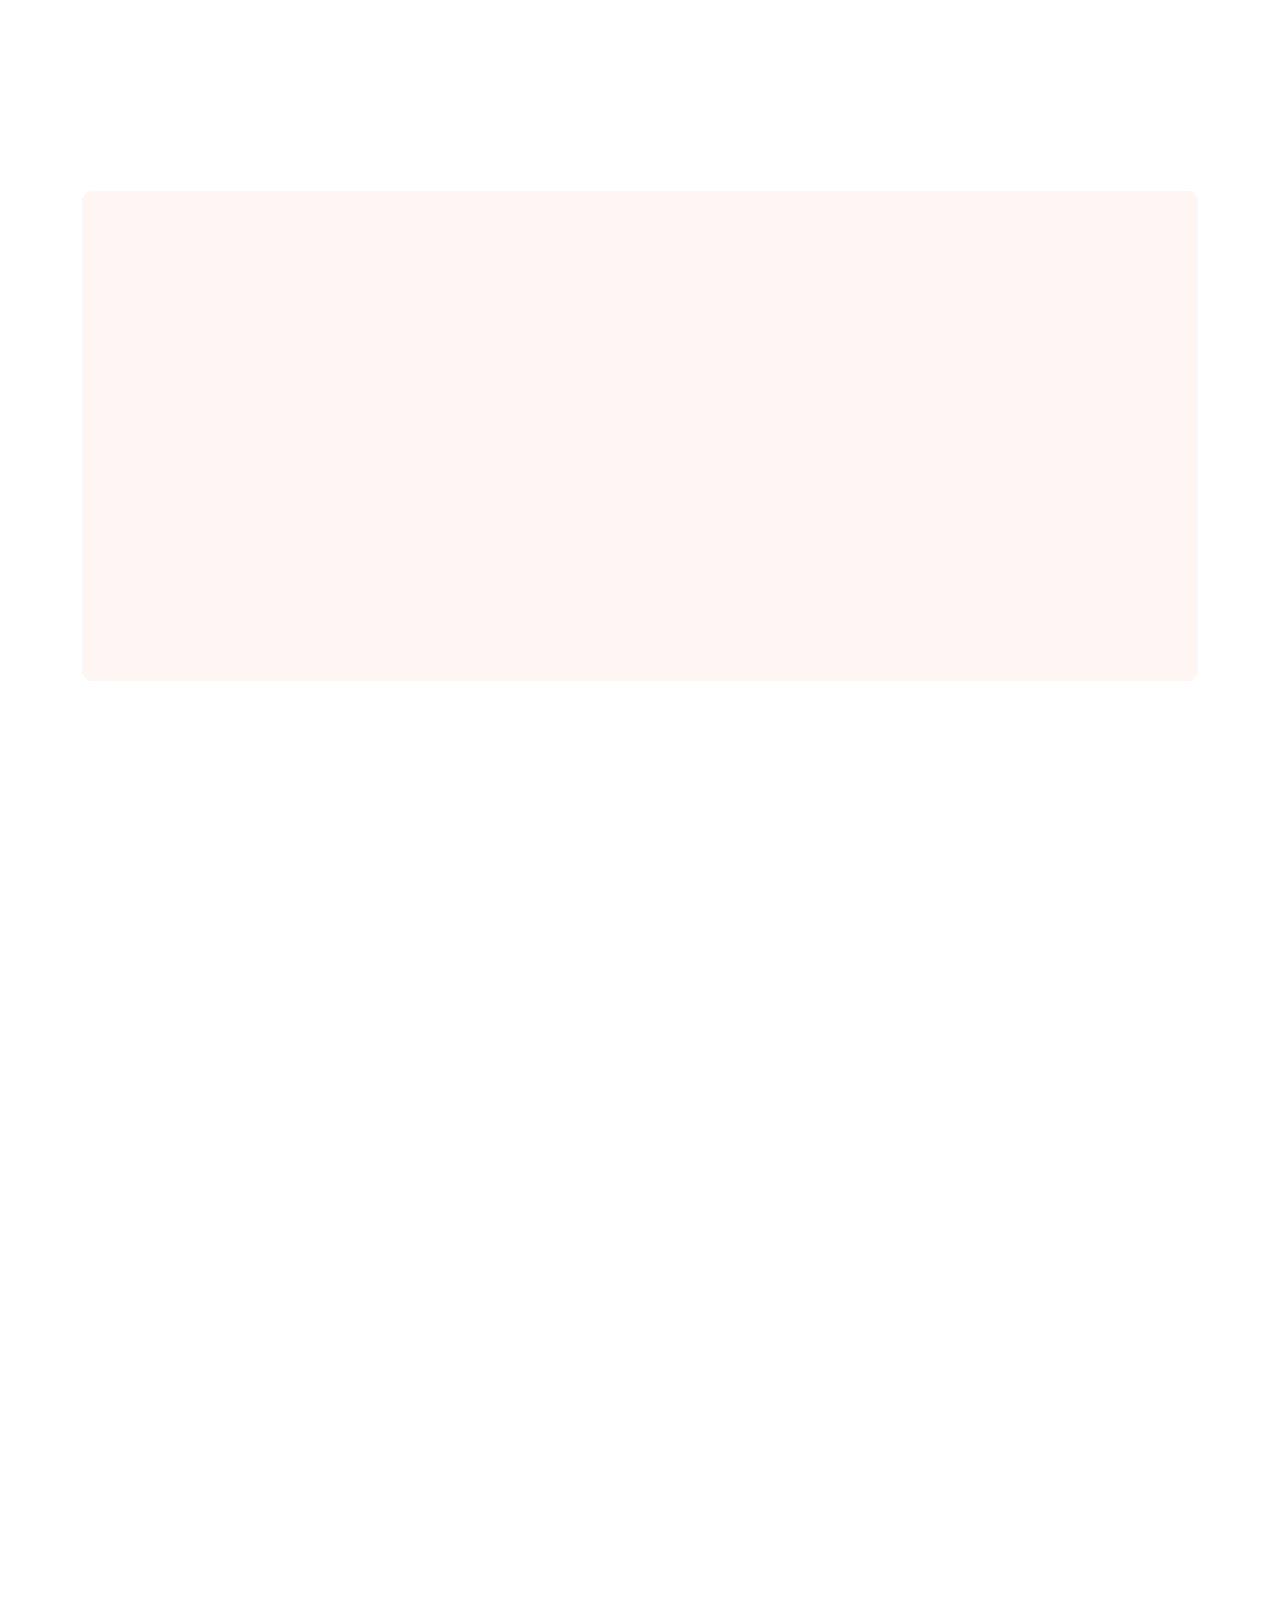
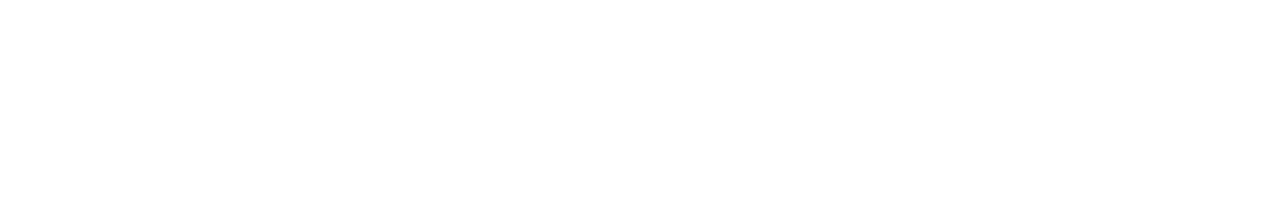
<file: classes.html>
<!DOCTYPE html>
<html lang="en">

<head>
    <meta charset="utf-8">
    <title>Kider - Preschool Website Template</title>
    <meta content="width=device-width, initial-scale=1.0" name="viewport">
    <meta content="" name="keywords">
    <meta content="" name="description">

    <!-- Favicon -->
    <link href="img/favicon.ico" rel="icon">

    <!-- Google Web Fonts -->
    <link rel="preconnect" href="https://fonts.googleapis.com">
    <link rel="preconnect" href="https://fonts.gstatic.com" crossorigin>
    <link href="https://fonts.googleapis.com/css2?family=Heebo:wght@400;500;600&family=Inter:wght@600&family=Lobster+Two:wght@700&display=swap" rel="stylesheet">
    
    <!-- Icon Font Stylesheet -->
    <link href="https://cdnjs.cloudflare.com/ajax/libs/font-awesome/5.10.0/css/all.min.css" rel="stylesheet">
    <link href="https://cdn.jsdelivr.net/npm/bootstrap-icons@1.4.1/font/bootstrap-icons.css" rel="stylesheet">

    <!-- Libraries Stylesheet -->
    <link href="lib/animate/animate.min.css" rel="stylesheet">
    <link href="lib/owlcarousel/assets/owl.carousel.min.css" rel="stylesheet">

    <!-- Customized Bootstrap Stylesheet -->
    <link href="css/bootstrap.min.css" rel="stylesheet">

    <!-- Template Stylesheet -->
    <link href="css/style.css" rel="stylesheet">
</head>

<body>
    <div class="container-xxl bg-white p-0">
        <!-- Spinner Start -->
        <div id="spinner" class="show bg-white position-fixed translate-middle w-100 vh-100 top-50 start-50 d-flex align-items-center justify-content-center">
            <div class="spinner-border text-primary" style="width: 3rem; height: 3rem;" role="status">
                <span class="sr-only">Loading...</span>
            </div>
        </div>
        <!-- Spinner End -->


        <!-- Navbar Start -->
        <nav class="navbar navbar-expand-lg bg-white navbar-light sticky-top px-4 px-lg-5 py-lg-0" aria-label="Main Navigation">
            <a href="index.html" class="navbar-brand">
                <h1 class="m-0 text-primary"><i class="fa fa-book-reader me-3"></i>Kider</h1>
            </a>
            <button type="button" class="navbar-toggler" data-bs-toggle="collapse" data-bs-target="#navbarCollapse">
                <span class="navbar-toggler-icon"></span>
            </button>
            <div class="collapse navbar-collapse" id="navbarCollapse">
                <div class="navbar-nav mx-auto">
                    <a href="index.html" class="nav-item nav-link">Home</a>
                    <a href="about.html" class="nav-item nav-link">About Us</a>
                    <a href="classes.html" class="nav-item nav-link active">Classes</a>
                    <div class="nav-item dropdown">
                        <a href="#" class="nav-link dropdown-toggle" data-bs-toggle="dropdown">Pages</a>
                        <div class="dropdown-menu rounded-0 rounded-bottom border-0 shadow-sm m-0">
                            <a href="facility.html" class="dropdown-item">School Facilities</a>
                            <a href="team.html" class="dropdown-item">Popular Teachers</a>
                            <a href="call-to-action.html" class="dropdown-item">Become A Teachers</a>
                            <a href="appointment.html" class="dropdown-item">Make Appointment</a>
                            <a href="testimonial.html" class="dropdown-item">Testimonial</a>
                            <a href="404.html" class="dropdown-item">404 Error</a>
                        </div>
                    </div>
                    <a href="contact.html" class="nav-item nav-link">Contact Us</a>
                </div>
                <a href="" class="btn btn-primary rounded-pill px-3 d-none d-lg-block">Join Us<i class="fa fa-arrow-right ms-3"></i></a>
            </div>
        </nav>
        <!-- Navbar End -->


        <!-- Page Header End -->
        <div class="container-xxl py-5 page-header position-relative mb-5">
            <div class="container py-5">
                <h1 class="display-2 text-white animated slideInDown mb-4">Classes</h1>
                <nav aria-label="breadcrumb animated slideInDown">
                    <ol class="breadcrumb">
                        <li class="breadcrumb-item"><a href="#">Home</a></li>
                        <li class="breadcrumb-item"><a href="#">Pages</a></li>
                        <li class="breadcrumb-item text-white active" aria-current="page">Classes</li>
                    </ol>
                </nav>
            </div>
        </div>
        <!-- Page Header End -->


        <!-- Classes Start -->
        <div class="container-xxl py-5">
            <div class="container">
                <div class="text-center mx-auto mb-5 wow fadeInUp" data-wow-delay="0.1s" style="max-width: 600px;">
                    <h1 class="mb-3">School Classes</h1>
                    <p>Eirmod sed ipsum dolor sit rebum labore magna erat. Tempor ut dolore lorem kasd vero ipsum sit eirmod sit. Ipsum diam justo sed rebum vero dolor duo.</p>
                </div>
                <div class="row g-4">
                    <div class="col-lg-4 col-md-6 wow fadeInUp" data-wow-delay="0.1s">
                        <div class="classes-item">
                            <div class="bg-light rounded-circle w-75 mx-auto p-3">
                                <img class="img-fluid rounded-circle" src="img/classes-1.jpg" alt="">
                            </div>
                            <div class="bg-light rounded p-4 pt-5 mt-n5">
                                <a class="d-block text-center h3 mt-3 mb-4" href="">Art & Drawing</a>
                                <div class="d-flex align-items-center justify-content-between mb-4">
                                    <div class="d-flex align-items-center">
                                        <img class="rounded-circle flex-shrink-0" src="img/user.jpg" alt="" style="width: 45px; height: 45px;">
                                        <div class="ms-3">
                                            <h6 class="text-primary mb-1">Jhon Doe</h6>
                                            <small>Teacher</small>
                                        </div>
                                    </div>
                                    <span class="bg-primary text-white rounded-pill py-2 px-3" href="">$99</span>
                                </div>
                                <div class="row g-1">
                                    <div class="col-4">
                                        <div class="border-top border-3 border-primary pt-2">
                                            <h6 class="text-primary mb-1">Age:</h6>
                                            <small>3-5 Years</small>
                                        </div>
                                    </div>
                                    <div class="col-4">
                                        <div class="border-top border-3 border-success pt-2">
                                            <h6 class="text-success mb-1">Time:</h6>
                                            <small>9-10 AM</small>
                                        </div>
                                    </div>
                                    <div class="col-4">
                                        <div class="border-top border-3 border-warning pt-2">
                                            <h6 class="text-warning mb-1">Capacity:</h6>
                                            <small>30 Kids</small>
                                        </div>
                                    </div>
                                </div>
                            </div>
                        </div>
                    </div>
                    <div class="col-lg-4 col-md-6 wow fadeInUp" data-wow-delay="0.3s">
                        <div class="classes-item">
                            <div class="bg-light rounded-circle w-75 mx-auto p-3">
                                <img class="img-fluid rounded-circle" src="img/classes-2.jpg" alt="">
                            </div>
                            <div class="bg-light rounded p-4 pt-5 mt-n5">
                                <a class="d-block text-center h3 mt-3 mb-4" href="">Color Management</a>
                                <div class="d-flex align-items-center justify-content-between mb-4">
                                    <div class="d-flex align-items-center">
                                        <img class="rounded-circle flex-shrink-0" src="img/user.jpg" alt="" style="width: 45px; height: 45px;">
                                        <div class="ms-3">
                                            <h6 class="text-primary mb-1">Jhon Doe</h6>
                                            <small>Teacher</small>
                                        </div>
                                    </div>
                                    <span class="bg-primary text-white rounded-pill py-2 px-3" href="">$99</span>
                                </div>
                                <div class="row g-1">
                                    <div class="col-4">
                                        <div class="border-top border-3 border-primary pt-2">
                                            <h6 class="text-primary mb-1">Age:</h6>
                                            <small>3-5 Years</small>
                                        </div>
                                    </div>
                                    <div class="col-4">
                                        <div class="border-top border-3 border-success pt-2">
                                            <h6 class="text-success mb-1">Time:</h6>
                                            <small>9-10 AM</small>
                                        </div>
                                    </div>
                                    <div class="col-4">
                                        <div class="border-top border-3 border-warning pt-2">
                                            <h6 class="text-warning mb-1">Capacity:</h6>
                                            <small>30 Kids</small>
                                        </div>
                                    </div>
                                </div>
                            </div>
                        </div>
                    </div>
                    <div class="col-lg-4 col-md-6 wow fadeInUp" data-wow-delay="0.5s">
                        <div class="classes-item">
                            <div class="bg-light rounded-circle w-75 mx-auto p-3">
                                <img class="img-fluid rounded-circle" src="img/classes-3.jpg" alt="">
                            </div>
                            <div class="bg-light rounded p-4 pt-5 mt-n5">
                                <a class="d-block text-center h3 mt-3 mb-4" href="">Athletic & Dance</a>
                                <div class="d-flex align-items-center justify-content-between mb-4">
                                    <div class="d-flex align-items-center">
                                        <img class="rounded-circle flex-shrink-0" src="img/user.jpg" alt="" style="width: 45px; height: 45px;">
                                        <div class="ms-3">
                                            <h6 class="text-primary mb-1">Jhon Doe</h6>
                                            <small>Teacher</small>
                                        </div>
                                    </div>
                                    <span class="bg-primary text-white rounded-pill py-2 px-3" href="">$99</span>
                                </div>
                                <div class="row g-1">
                                    <div class="col-4">
                                        <div class="border-top border-3 border-primary pt-2">
                                            <h6 class="text-primary mb-1">Age:</h6>
                                            <small>3-5 Years</small>
                                        </div>
                                    </div>
                                    <div class="col-4">
                                        <div class="border-top border-3 border-success pt-2">
                                            <h6 class="text-success mb-1">Time:</h6>
                                            <small>9-10 AM</small>
                                        </div>
                                    </div>
                                    <div class="col-4">
                                        <div class="border-top border-3 border-warning pt-2">
                                            <h6 class="text-warning mb-1">Capacity:</h6>
                                            <small>30 Kids</small>
                                        </div>
                                    </div>
                                </div>
                            </div>
                        </div>
                    </div>
                    <div class="col-lg-4 col-md-6 wow fadeInUp" data-wow-delay="0.1s">
                        <div class="classes-item">
                            <div class="bg-light rounded-circle w-75 mx-auto p-3">
                                <img class="img-fluid rounded-circle" src="img/classes-4.jpg" alt="">
                            </div>
                            <div class="bg-light rounded p-4 pt-5 mt-n5">
                                <a class="d-block text-center h3 mt-3 mb-4" href="">Language & Speaking</a>
                                <div class="d-flex align-items-center justify-content-between mb-4">
                                    <div class="d-flex align-items-center">
                                        <img class="rounded-circle flex-shrink-0" src="img/user.jpg" alt="" style="width: 45px; height: 45px;">
                                        <div class="ms-3">
                                            <h6 class="text-primary mb-1">Jhon Doe</h6>
                                            <small>Teacher</small>
                                        </div>
                                    </div>
                                    <span class="bg-primary text-white rounded-pill py-2 px-3" href="">$99</span>
                                </div>
                                <div class="row g-1">
                                    <div class="col-4">
                                        <div class="border-top border-3 border-primary pt-2">
                                            <h6 class="text-primary mb-1">Age:</h6>
                                            <small>3-5 Years</small>
                                        </div>
                                    </div>
                                    <div class="col-4">
                                        <div class="border-top border-3 border-success pt-2">
                                            <h6 class="text-success mb-1">Time:</h6>
                                            <small>9-10 AM</small>
                                        </div>
                                    </div>
                                    <div class="col-4">
                                        <div class="border-top border-3 border-warning pt-2">
                                            <h6 class="text-warning mb-1">Capacity:</h6>
                                            <small>30 Kids</small>
                                        </div>
                                    </div>
                                </div>
                            </div>
                        </div>
                    </div>
                    <div class="col-lg-4 col-md-6 wow fadeInUp" data-wow-delay="0.3s">
                        <div class="classes-item">
                            <div class="bg-light rounded-circle w-75 mx-auto p-3">
                                <img class="img-fluid rounded-circle" src="img/classes-5.jpg" alt="">
                            </div>
                            <div class="bg-light rounded p-4 pt-5 mt-n5">
                                <a class="d-block text-center h3 mt-3 mb-4" href="">Religion & History</a>
                                <div class="d-flex align-items-center justify-content-between mb-4">
                                    <div class="d-flex align-items-center">
                                        <img class="rounded-circle flex-shrink-0" src="img/user.jpg" alt="" style="width: 45px; height: 45px;">
                                        <div class="ms-3">
                                            <h6 class="text-primary mb-1">Jhon Doe</h6>
                                            <small>Teacher</small>
                                        </div>
                                    </div>
                                    <span class="bg-primary text-white rounded-pill py-2 px-3" href="">$99</span>
                                </div>
                                <div class="row g-1">
                                    <div class="col-4">
                                        <div class="border-top border-3 border-primary pt-2">
                                            <h6 class="text-primary mb-1">Age:</h6>
                                            <small>3-5 Years</small>
                                        </div>
                                    </div>
                                    <div class="col-4">
                                        <div class="border-top border-3 border-success pt-2">
                                            <h6 class="text-success mb-1">Time:</h6>
                                            <small>9-10 AM</small>
                                        </div>
                                    </div>
                                    <div class="col-4">
                                        <div class="border-top border-3 border-warning pt-2">
                                            <h6 class="text-warning mb-1">Capacity:</h6>
                                            <small>30 Kids</small>
                                        </div>
                                    </div>
                                </div>
                            </div>
                        </div>
                    </div>
                    <div class="col-lg-4 col-md-6 wow fadeInUp" data-wow-delay="0.5s">
                        <div class="classes-item">
                            <div class="bg-light rounded-circle w-75 mx-auto p-3">
                                <img class="img-fluid rounded-circle" src="img/classes-6.jpg" alt="">
                            </div>
                            <div class="bg-light rounded p-4 pt-5 mt-n5">
                                <a class="d-block text-center h3 mt-3 mb-4" href="">General Knowledge</a>
                                <div class="d-flex align-items-center justify-content-between mb-4">
                                    <div class="d-flex align-items-center">
                                        <img class="rounded-circle flex-shrink-0" src="img/user.jpg" alt="" style="width: 45px; height: 45px;">
                                        <div class="ms-3">
                                            <h6 class="text-primary mb-1">Jhon Doe</h6>
                                            <small>Teacher</small>
                                        </div>
                                    </div>
                                    <span class="bg-primary text-white rounded-pill py-2 px-3" href="">$99</span>
                                </div>
                                <div class="row g-1">
                                    <div class="col-4">
                                        <div class="border-top border-3 border-primary pt-2">
                                            <h6 class="text-primary mb-1">Age:</h6>
                                            <small>3-5 Years</small>
                                        </div>
                                    </div>
                                    <div class="col-4">
                                        <div class="border-top border-3 border-success pt-2">
                                            <h6 class="text-success mb-1">Time:</h6>
                                            <small>9-10 AM</small>
                                        </div>
                                    </div>
                                    <div class="col-4">
                                        <div class="border-top border-3 border-warning pt-2">
                                            <h6 class="text-warning mb-1">Capacity:</h6>
                                            <small>30 Kids</small>
                                        </div>
                                    </div>
                                </div>
                            </div>
                        </div>
                    </div>
                </div>
            </div>
        </div>
        <!-- Classes End -->


        <!-- Appointment Start -->
        <div class="container-xxl py-5">
            <div class="container">
                <div class="bg-light rounded">
                    <div class="row g-0">
                        <div class="col-lg-6 wow fadeIn" data-wow-delay="0.1s">
                            <div class="h-100 d-flex flex-column justify-content-center p-5">
                                <h1 class="mb-4">Make Appointment</h1>
                                <form>
                                    <div class="row g-3">
                                        <div class="col-sm-6">
                                            <div class="form-floating">
                                                <input type="text" class="form-control border-0" id="gname" placeholder="Gurdian Name">
                                                <label for="gname">Gurdian Name</label>
                                            </div>
                                        </div>
                                        <div class="col-sm-6">
                                            <div class="form-floating">
                                                <input type="email" class="form-control border-0" id="gmail" placeholder="Gurdian Email">
                                                <label for="gmail">Gurdian Email</label>
                                            </div>
                                        </div>
                                        <div class="col-sm-6">
                                            <div class="form-floating">
                                                <input type="text" class="form-control border-0" id="cname" placeholder="Child Name">
                                                <label for="cname">Child Name</label>
                                            </div>
                                        </div>
                                        <div class="col-sm-6">
                                            <div class="form-floating">
                                                <input type="text" class="form-control border-0" id="cage" placeholder="Child Age">
                                                <label for="cage">Child Age</label>
                                            </div>
                                        </div>
                                        <div class="col-12">
                                            <div class="form-floating">
                                                <textarea class="form-control border-0" placeholder="Leave a message here" id="message" style="height: 100px"></textarea>
                                                <label for="message">Message</label>
                                            </div>
                                        </div>
                                        <div class="col-12">
                                            <button class="btn btn-primary w-100 py-3" type="submit">Submit</button>
                                        </div>
                                    </div>
                                </form>
                            </div>
                        </div>
                        <div class="col-lg-6 wow fadeIn" data-wow-delay="0.5s" style="min-height: 400px;">
                            <div class="position-relative h-100">
                               <img class="position-absolute w-100 h-100 rounded" src="img/appointment.jpg" alt="Appointment Image" style="object-fit: cover;">
                            </div>
                        </div>
                    </div>
                </div>
            </div>
        </div>
        <!-- Appointment End -->


        <!-- Testimonial Start -->
        <div class="container-xxl py-5">
            <div class="container">
                <div class="text-center mx-auto mb-5 wow fadeInUp" data-wow-delay="0.1s" style="max-width: 600px;">
                    <h1 class="mb-3">Our Clients Say!</h1>
                    <p>Eirmod sed ipsum dolor sit rebum labore magna erat. Tempor ut dolore lorem kasd vero ipsum sit eirmod sit. Ipsum diam justo sed rebum vero dolor duo.</p>
                </div>
                <div class="owl-carousel testimonial-carousel wow fadeInUp" data-wow-delay="0.1s">
                    <div class="testimonial-item bg-light rounded p-5">
                        <p class="fs-5">Tempor stet labore dolor clita stet diam amet ipsum dolor duo ipsum rebum stet dolor amet diam stet. Est stet ea lorem amet est kasd kasd erat eos</p>
                        <div class="d-flex align-items-center bg-white me-n5" style="border-radius: 50px 0 0 50px;">
                            <img class="img-fluid flex-shrink-0 rounded-circle" src="img/testimonial-1.jpg" alt="Testimonial 1" style="width: 90px; height: 90px;">
                            <div class="ps-3">
                                <h3 class="mb-1">Client Name</h3>
                                <span>Profession</span>
                            </div>
                            <i class="fa fa-quote-right fa-3x text-primary ms-auto d-none d-sm-flex"></i>
                        </div>
                    </div>
                    <div class="testimonial-item bg-light rounded p-5">
                        <p class="fs-5">Tempor stet labore dolor clita stet diam amet ipsum dolor duo ipsum rebum stet dolor amet diam stet. Est stet ea lorem amet est kasd kasd erat eos</p>
                        <div class="d-flex align-items-center bg-white me-n5" style="border-radius: 50px 0 0 50px;">
                            <img class="img-fluid flex-shrink-0 rounded-circle" src="img/testimonial-2.jpg" alt="Testimonial 2" style="width: 90px; height: 90px;">
                            <div class="ps-3">
                                <h3 class="mb-1">Client Name</h3>
                                <span>Profession</span>
                            </div>
                            <i class="fa fa-quote-right fa-3x text-primary ms-auto d-none d-sm-flex"></i>
                        </div>
                    </div>
                    <div class="testimonial-item bg-light rounded p-5">
                        <p class="fs-5">Tempor stet labore dolor clita stet diam amet ipsum dolor duo ipsum rebum stet dolor amet diam stet. Est stet ea lorem amet est kasd kasd erat eos</p>
                        <div class="d-flex align-items-center bg-white me-n5" style="border-radius: 50px 0 0 50px;">
                            <img class="img-fluid flex-shrink-0 rounded-circle" src="img/testimonial-3.jpg" alt="Testimonial 3" style="width: 90px; height: 90px;">
                            <div class="ps-3">
                                <h3 class="mb-1">Client Name</h3>
                                <span>Profession</span>
                            </div>
                            <i class="fa fa-quote-right fa-3x text-primary ms-auto d-none d-sm-flex"></i>
                        </div>
                    </div>
                </div>
            </div>
        </div>
        <!-- Testimonial End -->


        <!-- Footer Start -->
        <div class="container-fluid bg-dark text-white-50 footer pt-5 mt-5 wow fadeIn" data-wow-delay="0.1s">
            <div class="container py-5">
                <div class="row g-5">
                    <div class="col-lg-3 col-md-6">
                        <h3 class="text-white mb-4">Get In Touch</h3>
                        <p class="mb-2"><i class="fa fa-map-marker-alt me-3"></i>123 Street, New York, USA</p>
                        <p class="mb-2"><i class="fa fa-phone-alt me-3"></i>+012 345 67890</p>
                        <p class="mb-2"><i class="fa fa-envelope me-3"></i>info@example.com</p>
                        <div class="d-flex pt-2">
                            <a class="btn btn-outline-light btn-social" href=""><i class="fab fa-twitter"></i></a>
                            <a class="btn btn-outline-light btn-social" href=""><i class="fab fa-facebook-f"></i></a>
                            <a class="btn btn-outline-light btn-social" href=""><i class="fab fa-youtube"></i></a>
                            <a class="btn btn-outline-light btn-social" href=""><i class="fab fa-linkedin-in"></i></a>
                        </div>
                    </div>
                    <div class="col-lg-3 col-md-6">
                        <h3 class="text-white mb-4">Quick Links</h3>
                        <a class="btn btn-link text-white-50" href="">About Us</a>
                        <a class="btn btn-link text-white-50" href="">Contact Us</a>
                        <a class="btn btn-link text-white-50" href="">Our Services</a>
                        <a class="btn btn-link text-white-50" href="">Privacy Policy</a>
                        <a class="btn btn-link text-white-50" href="">Terms & Condition</a>
                    </div>
                    <div class="col-lg-3 col-md-6">
                        <h3 class="text-white mb-4">Photo Gallery</h3>
                        <div class="row g-2 pt-2">
                            <div class="col-4">
                                <img class="img-fluid rounded bg-light p-1" src="img/classes-1.jpg" alt="">
                            </div>
                            <div class="col-4">
                                <img class="img-fluid rounded bg-light p-1" src="img/classes-2.jpg" alt="">
                            </div>
                            <div class="col-4">
                                <img class="img-fluid rounded bg-light p-1" src="img/classes-3.jpg" alt="">
                            </div>
                            <div class="col-4">
                                <img class="img-fluid rounded bg-light p-1" src="img/classes-4.jpg" alt="">
                            </div>
                            <div class="col-4">
                                <img class="img-fluid rounded bg-light p-1" src="img/classes-5.jpg" alt="">
                            </div>
                            <div class="col-4">
                                <img class="img-fluid rounded bg-light p-1" src="img/classes-6.jpg" alt="">
                            </div>
                        </div>
                    </div>
                    <div class="col-lg-3 col-md-6">
                        <h3 class="text-white mb-4">Newsletter</h3>
                        <p>Dolor amet sit justo amet elitr clita ipsum elitr est.</p>
                        <div class="position-relative mx-auto" style="max-width: 400px;">
                            <input class="form-control bg-transparent w-100 py-3 ps-4 pe-5" type="text" placeholder="Your email">
                            <button type="button" class="btn btn-primary py-2 position-absolute top-0 end-0 mt-2 me-2">SignUp</button>
                        </div>
                    </div>
                </div>
            </div>
            <div class="container">
                <div class="copyright">
                    <div class="row">
                        <div class="col-md-6 text-center text-md-start mb-3 mb-md-0">
                            &copy; <a class="border-bottom" href="#">Your Site Name</a>, All Right Reserved. 
							
							<!--/*** This template is free as long as you keep the footer author’s credit link/attribution link/backlink. If you'd like to use the template without the footer author’s credit link/attribution link/backlink, you can purchase the Credit Removal License from "https://htmlcodex.com/credit-removal". Thank you for your support. ***/-->
							Designed By <a class="border-bottom" href="https://htmlcodex.com">HTML Codex</a>
                        </div>
                        <div class="col-md-6 text-center text-md-end">
                            <div class="footer-menu">
                                <a href="">Home</a>
                                <a href="">Cookies</a>
                                <a href="">Help</a>
                                <a href="">FQAs</a>
                            </div>
                        </div>
                    </div>
                </div>
            </div>
        </div>
        <!-- Footer End -->


        <!-- Back to Top -->
        <a href="#" class="btn btn-lg btn-primary btn-lg-square back-to-top"><i class="bi bi-arrow-up"></i></a>
    </div>

    <!-- JavaScript Libraries -->
    <script src="https://code.jquery.com/jquery-3.4.1.min.js"></script>
    <script src="https://cdn.jsdelivr.net/npm/bootstrap@5.0.0/dist/js/bootstrap.bundle.min.js"></script>
    <script src="lib/wow/wow.min.js"></script>
    <script src="lib/easing/easing.min.js"></script>
    <script src="lib/waypoints/waypoints.min.js"></script>
    <script src="lib/owlcarousel/owl.carousel.min.js"></script>

    <!-- Template Javascript -->
    <script src="js/main.js"></script>
</body>

</html>
</file>
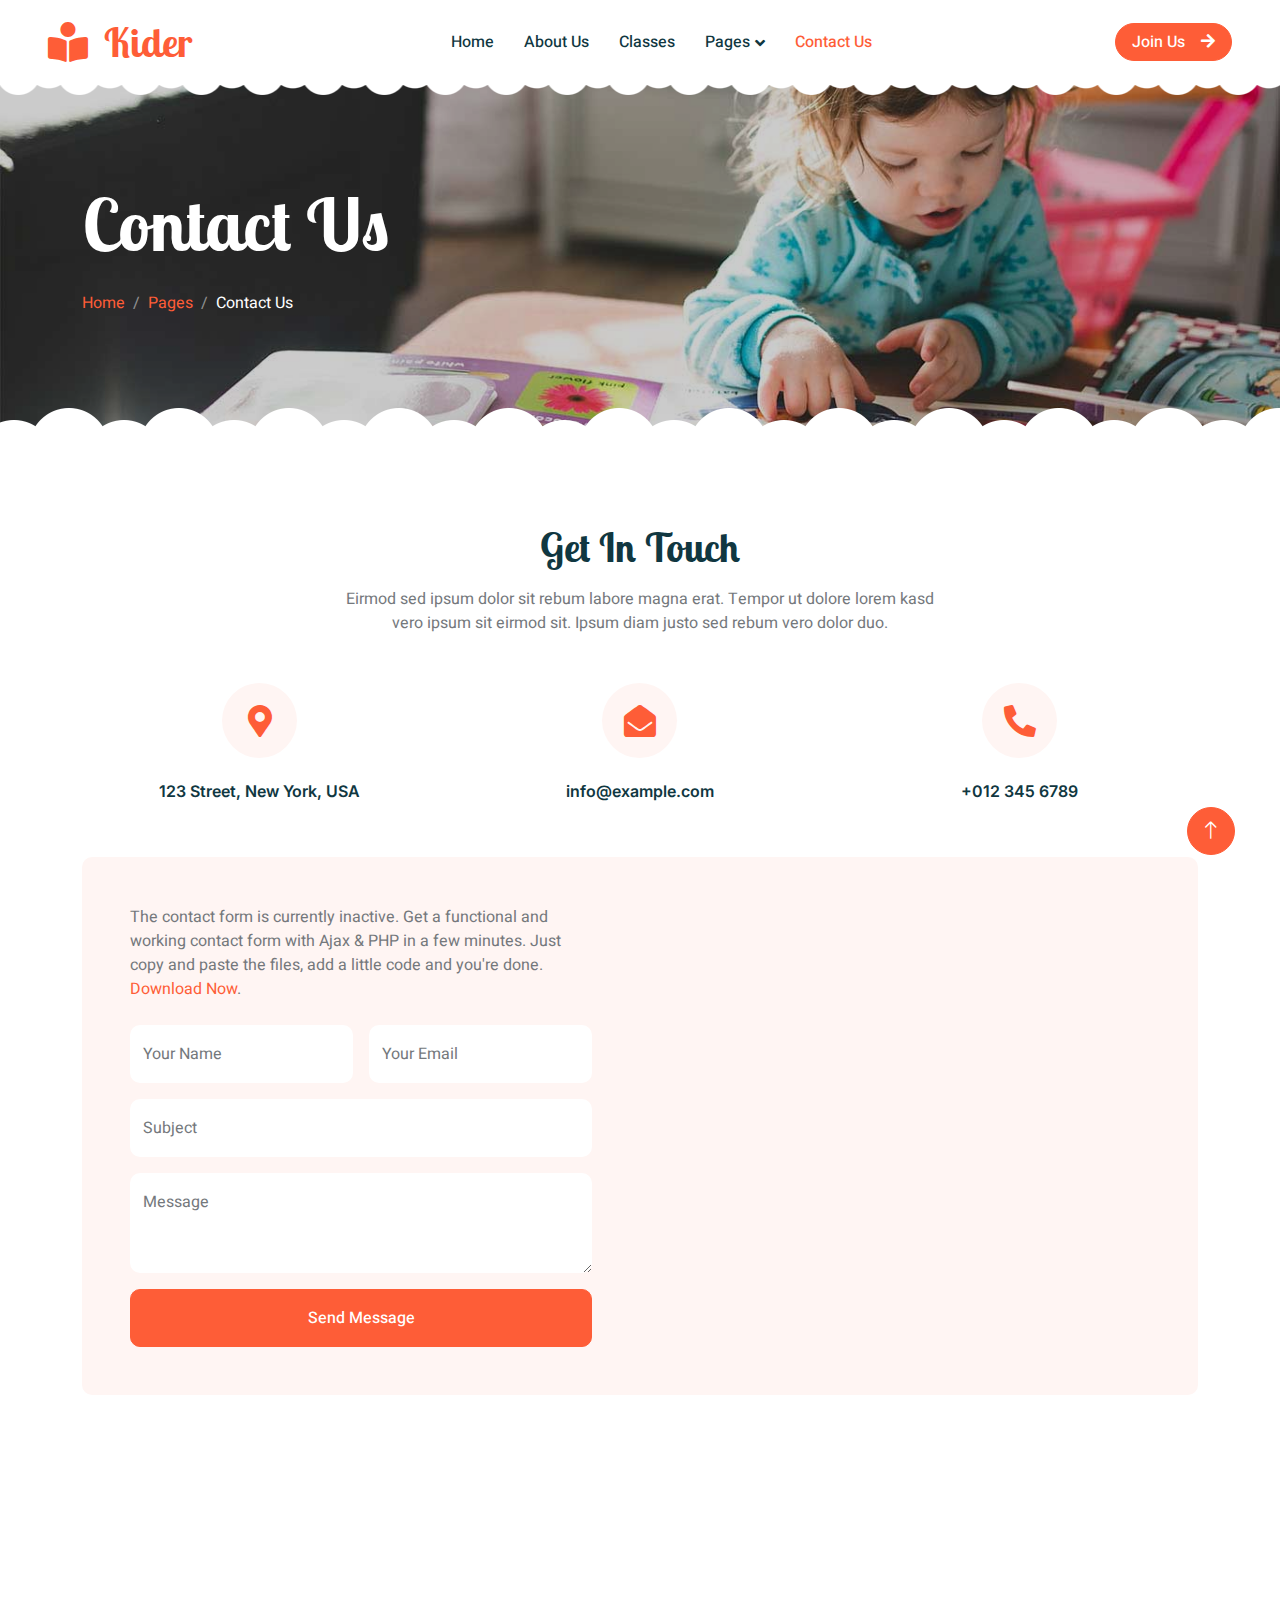
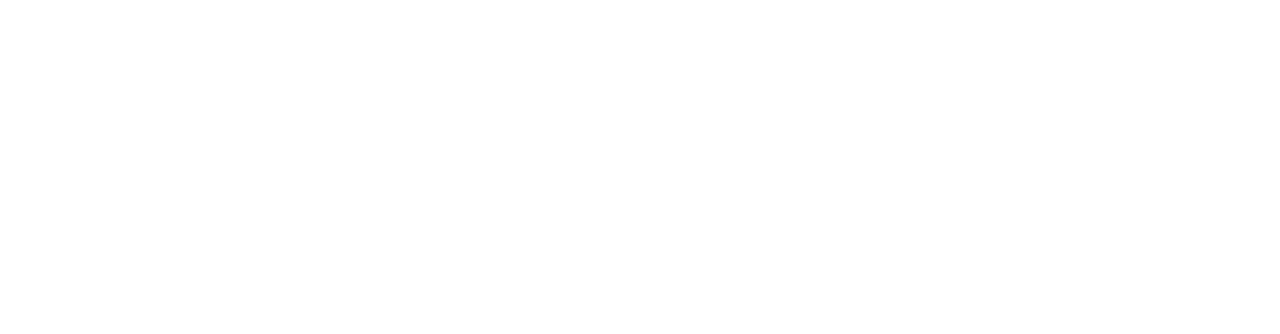
<file: contact.html>
<!DOCTYPE html>
<html lang="en">

<head>
    <meta charset="utf-8">
    <title>Kider - Preschool Website Template</title>
    <meta content="width=device-width, initial-scale=1.0" name="viewport">
    <meta content="" name="keywords">
    <meta content="" name="description">

    <!-- Favicon -->
    <link href="img/favicon.ico" rel="icon">

    <!-- Google Web Fonts -->
    <link rel="preconnect" href="https://fonts.googleapis.com">
    <link rel="preconnect" href="https://fonts.gstatic.com" crossorigin>
    <link href="https://fonts.googleapis.com/css2?family=Heebo:wght@400;500;600&family=Inter:wght@600&family=Lobster+Two:wght@700&display=swap" rel="stylesheet">
    
    <!-- Icon Font Stylesheet -->
    <link href="https://cdnjs.cloudflare.com/ajax/libs/font-awesome/5.10.0/css/all.min.css" rel="stylesheet">
    <link href="https://cdn.jsdelivr.net/npm/bootstrap-icons@1.4.1/font/bootstrap-icons.css" rel="stylesheet">

    <!-- Libraries Stylesheet -->
    <link href="lib/animate/animate.min.css" rel="stylesheet">
    <link href="lib/owlcarousel/assets/owl.carousel.min.css" rel="stylesheet">

    <!-- Customized Bootstrap Stylesheet -->
    <link href="css/bootstrap.min.css" rel="stylesheet">

    <!-- Template Stylesheet -->
    <link href="css/style.css" rel="stylesheet">
</head>

<body>
    <div class="container-xxl bg-white p-0">
        <!-- Spinner Start -->
        <div id="spinner" class="show bg-white position-fixed translate-middle w-100 vh-100 top-50 start-50 d-flex align-items-center justify-content-center">
            <div class="spinner-border text-primary" style="width: 3rem; height: 3rem;" role="status">
                <span class="sr-only">Loading...</span>
            </div>
        </div>
        <!-- Spinner End -->


        <!-- Navbar Start -->
        <nav class="navbar navbar-expand-lg bg-white navbar-light sticky-top px-4 px-lg-5 py-lg-0" aria-label="Main Navigation">
            <a href="index.html" class="navbar-brand">
                <h1 class="m-0 text-primary"><i class="fa fa-book-reader me-3"></i>Kider</h1>
            </a>
            <button type="button" class="navbar-toggler" data-bs-toggle="collapse" data-bs-target="#navbarCollapse">
                <span class="navbar-toggler-icon"></span>
            </button>
            <div class="collapse navbar-collapse" id="navbarCollapse">
                <div class="navbar-nav mx-auto">
                    <a href="index.html" class="nav-item nav-link">Home</a>
                    <a href="about.html" class="nav-item nav-link">About Us</a>
                    <a href="classes.html" class="nav-item nav-link">Classes</a>
                    <div class="nav-item dropdown">
                        <a href="#" class="nav-link dropdown-toggle" data-bs-toggle="dropdown">Pages</a>
                        <div class="dropdown-menu rounded-0 rounded-bottom border-0 m-0">
                            <a href="facility.html" class="dropdown-item">School Facilities</a>
                            <a href="team.html" class="dropdown-item">Popular Teachers</a>
                            <a href="call-to-action.html" class="dropdown-item">Become A Teachers</a>
                            <a href="appointment.html" class="dropdown-item">Make Appointment</a>
                            <a href="testimonial.html" class="dropdown-item">Testimonial</a>
                            <a href="404.html" class="dropdown-item">404 Error</a>
                        </div>
                    </div>
                    <a href="contact.html" class="nav-item nav-link active">Contact Us</a>
                </div>
                <a href="" class="btn btn-primary rounded-pill px-3 d-none d-lg-block">Join Us<i class="fa fa-arrow-right ms-3"></i></a>
            </div>
        </nav>
        <!-- Navbar End -->


        <!-- Page Header End -->
        <div class="container-xxl py-5 page-header position-relative mb-5">
            <div class="container py-5">
                <h1 class="display-2 text-white animated slideInDown mb-4">Contact Us</h1>
                <nav aria-label="breadcrumb animated slideInDown">
                    <ol class="breadcrumb">
                        <li class="breadcrumb-item"><a href="#">Home</a></li>
                        <li class="breadcrumb-item"><a href="#">Pages</a></li>
                        <li class="breadcrumb-item text-white active" aria-current="page">Contact Us</li>
                    </ol>
                </nav>
            </div>
        </div>
        <!-- Page Header End -->


        <!-- Contact Start -->
        <div class="container-xxl py-5">
            <div class="container">
                <div class="text-center mx-auto mb-5 wow fadeInUp" data-wow-delay="0.1s" style="max-width: 600px;">
                    <h1 class="mb-3">Get In Touch</h1>
                    <p>Eirmod sed ipsum dolor sit rebum labore magna erat. Tempor ut dolore lorem kasd vero ipsum sit
                        eirmod sit. Ipsum diam justo sed rebum vero dolor duo.</p>
                </div>
                <div class="row g-4 mb-5">
                    <div class="col-md-6 col-lg-4 text-center wow fadeInUp" data-wow-delay="0.1s">
                        <div class="bg-light rounded-circle d-inline-flex align-items-center justify-content-center mb-4" style="width: 75px; height: 75px;">
                            <i class="fa fa-map-marker-alt fa-2x text-primary"></i>
                        </div>
                        <h6>123 Street, New York, USA</h6>
                    </div>
                    <div class="col-md-6 col-lg-4 text-center wow fadeInUp" data-wow-delay="0.3s">
                        <div class="bg-light rounded-circle d-inline-flex align-items-center justify-content-center mb-4" style="width: 75px; height: 75px;">
                            <i class="fa fa-envelope-open fa-2x text-primary"></i>
                        </div>
                        <h6>info@example.com</h6>
                    </div>
                    <div class="col-md-6 col-lg-4 text-center wow fadeInUp" data-wow-delay="0.5s">
                        <div class="bg-light rounded-circle d-inline-flex align-items-center justify-content-center mb-4" style="width: 75px; height: 75px;">
                            <i class="fa fa-phone-alt fa-2x text-primary"></i>
                        </div>
                        <h6>+012 345 6789</h6>
                    </div>
                </div>
                <div class="bg-light rounded">
                    <div class="row g-0">
                        <div class="col-lg-6 wow fadeIn" data-wow-delay="0.1s">
                            <div class="h-100 d-flex flex-column justify-content-center p-5">
                                <p class="mb-4">The contact form is currently inactive. Get a functional and working contact form with Ajax & PHP in a few minutes. Just copy and paste the files, add a little code and you're done. <a href="https://htmlcodex.com/contact-form">Download Now</a>.</p>
                                <form>
                                    <div class="row g-3">
                                        <div class="col-sm-6">
                                            <div class="form-floating">
                                                <input type="text" class="form-control border-0" id="name" placeholder="Your Name">
                                                <label for="name">Your Name</label>
                                            </div>
                                        </div>
                                        <div class="col-sm-6">
                                            <div class="form-floating">
                                                <input type="email" class="form-control border-0" id="email" placeholder="Your Email">
                                                <label for="email">Your Email</label>
                                            </div>
                                        </div>
                                        <div class="col-12">
                                            <div class="form-floating">
                                                <input type="text" class="form-control border-0" id="subject" placeholder="Subject">
                                                <label for="subject">Subject</label>
                                            </div>
                                        </div>
                                        <div class="col-12">
                                            <div class="form-floating">
                                                <textarea class="form-control border-0" placeholder="Leave a message here" id="message" style="height: 100px"></textarea>
                                                <label for="message">Message</label>
                                            </div>
                                        </div>
                                        <div class="col-12">
                                            <button class="btn btn-primary w-100 py-3" type="submit">Send Message</button>
                                        </div>
                                    </div>
                                </form>
                            </div>
                        </div>
                        <div class="col-lg-6 wow fadeIn" data-wow-delay="0.5s" style="min-height: 400px;">
                            <div class="position-relative h-100">
				<iframe class="position-relative rounded w-100 h-100"
                                src="https://www.google.com/maps/embed?pb=!1m18!1m12!1m3!1d3001156.4288297426!2d-78.01371936852176!3d42.72876761954724!2m3!1f0!2f0!3f0!3m2!1i1024!2i768!4f13.1!3m3!1m2!1s0x4ccc4bf0f123a5a9%3A0xddcfc6c1de189567!2sNew%20York%2C%20USA!5e0!3m2!1sen!2sbd!4v1603794290143!5m2!1sen!2sbd"
                                style="min-height: 400px; border:0;" allowfullscreen="" aria-hidden="false" tabindex="0" title="Google Maps"></iframe>
                            </div>
                        </div>
                    </div>
                </div>
            </div>
        </div>
        <!-- Contact End -->


        <!-- Footer Start -->
        <div class="container-fluid bg-dark text-white-50 footer pt-5 mt-5 wow fadeIn" data-wow-delay="0.1s">
            <div class="container py-5">
                <div class="row g-5">
                    <div class="col-lg-3 col-md-6">
                        <h3 class="text-white mb-4">Get In Touch</h3>
                        <p class="mb-2"><i class="fa fa-map-marker-alt me-3"></i>123 Street, New York, USA</p>
                        <p class="mb-2"><i class="fa fa-phone-alt me-3"></i>+012 345 67890</p>
                        <p class="mb-2"><i class="fa fa-envelope me-3"></i>info@example.com</p>
                        <div class="d-flex pt-2">
                            <a class="btn btn-outline-light btn-social" href=""><i class="fab fa-twitter"></i></a>
                            <a class="btn btn-outline-light btn-social" href=""><i class="fab fa-facebook-f"></i></a>
                            <a class="btn btn-outline-light btn-social" href=""><i class="fab fa-youtube"></i></a>
                            <a class="btn btn-outline-light btn-social" href=""><i class="fab fa-linkedin-in"></i></a>
                        </div>
                    </div>
                    <div class="col-lg-3 col-md-6">
                        <h3 class="text-white mb-4">Quick Links</h3>
                        <a class="btn btn-link text-white-50" href="">About Us</a>
                        <a class="btn btn-link text-white-50" href="">Contact Us</a>
                        <a class="btn btn-link text-white-50" href="">Our Services</a>
                        <a class="btn btn-link text-white-50" href="">Privacy Policy</a>
                        <a class="btn btn-link text-white-50" href="">Terms & Condition</a>
                    </div>
                    <div class="col-lg-3 col-md-6">
                        <h3 class="text-white mb-4">Photo Gallery</h3>
                        <div class="row g-2 pt-2">
                            <div class="col-4">
                                <img class="img-fluid rounded bg-light p-1" src="img/classes-1.jpg" alt="">
                            </div>
                            <div class="col-4">
                                <img class="img-fluid rounded bg-light p-1" src="img/classes-2.jpg" alt="">
                            </div>
                            <div class="col-4">
                                <img class="img-fluid rounded bg-light p-1" src="img/classes-3.jpg" alt="">
                            </div>
                            <div class="col-4">
                                <img class="img-fluid rounded bg-light p-1" src="img/classes-4.jpg" alt="">
                            </div>
                            <div class="col-4">
                                <img class="img-fluid rounded bg-light p-1" src="img/classes-5.jpg" alt="">
                            </div>
                            <div class="col-4">
                                <img class="img-fluid rounded bg-light p-1" src="img/classes-6.jpg" alt="">
                            </div>
                        </div>
                    </div>
                    <div class="col-lg-3 col-md-6">
                        <h3 class="text-white mb-4">Newsletter</h3>
                        <p>Dolor amet sit justo amet elitr clita ipsum elitr est.</p>
                        <div class="position-relative mx-auto" style="max-width: 400px;">
                            <input class="form-control bg-transparent w-100 py-3 ps-4 pe-5" type="text" placeholder="Your email">
                            <button type="button" class="btn btn-primary py-2 position-absolute top-0 end-0 mt-2 me-2">SignUp</button>
                        </div>
                    </div>
                </div>
            </div>
            <div class="container">
                <div class="copyright">
                    <div class="row">
                        <div class="col-md-6 text-center text-md-start mb-3 mb-md-0">
                            &copy; <a class="border-bottom" href="#">Your Site Name</a>, All Right Reserved. 
							
							<!--/*** This template is free as long as you keep the footer author’s credit link/attribution link/backlink. If you'd like to use the template without the footer author’s credit link/attribution link/backlink, you can purchase the Credit Removal License from "https://htmlcodex.com/credit-removal". Thank you for your support. ***/-->
							Designed By <a class="border-bottom" href="https://htmlcodex.com">HTML Codex</a>
                        </div>
                        <div class="col-md-6 text-center text-md-end">
                            <div class="footer-menu">
                                <a href="">Home</a>
                                <a href="">Cookies</a>
                                <a href="">Help</a>
                                <a href="">FQAs</a>
                            </div>
                        </div>
                    </div>
                </div>
            </div>
        </div>
        <!-- Footer End -->


        <!-- Back to Top -->
        <a href="#" class="btn btn-lg btn-primary btn-lg-square back-to-top"><i class="bi bi-arrow-up"></i></a>
    </div>

    <!-- JavaScript Libraries -->
    <script src="https://code.jquery.com/jquery-3.4.1.min.js"></script>
    <script src="https://cdn.jsdelivr.net/npm/bootstrap@5.0.0/dist/js/bootstrap.bundle.min.js"></script>
    <script src="lib/wow/wow.min.js"></script>
    <script src="lib/easing/easing.min.js"></script>
    <script src="lib/waypoints/waypoints.min.js"></script>
    <script src="lib/owlcarousel/owl.carousel.min.js"></script>

    <!-- Template Javascript -->
    <script src="js/main.js"></script>
</body>

</html>
</file>
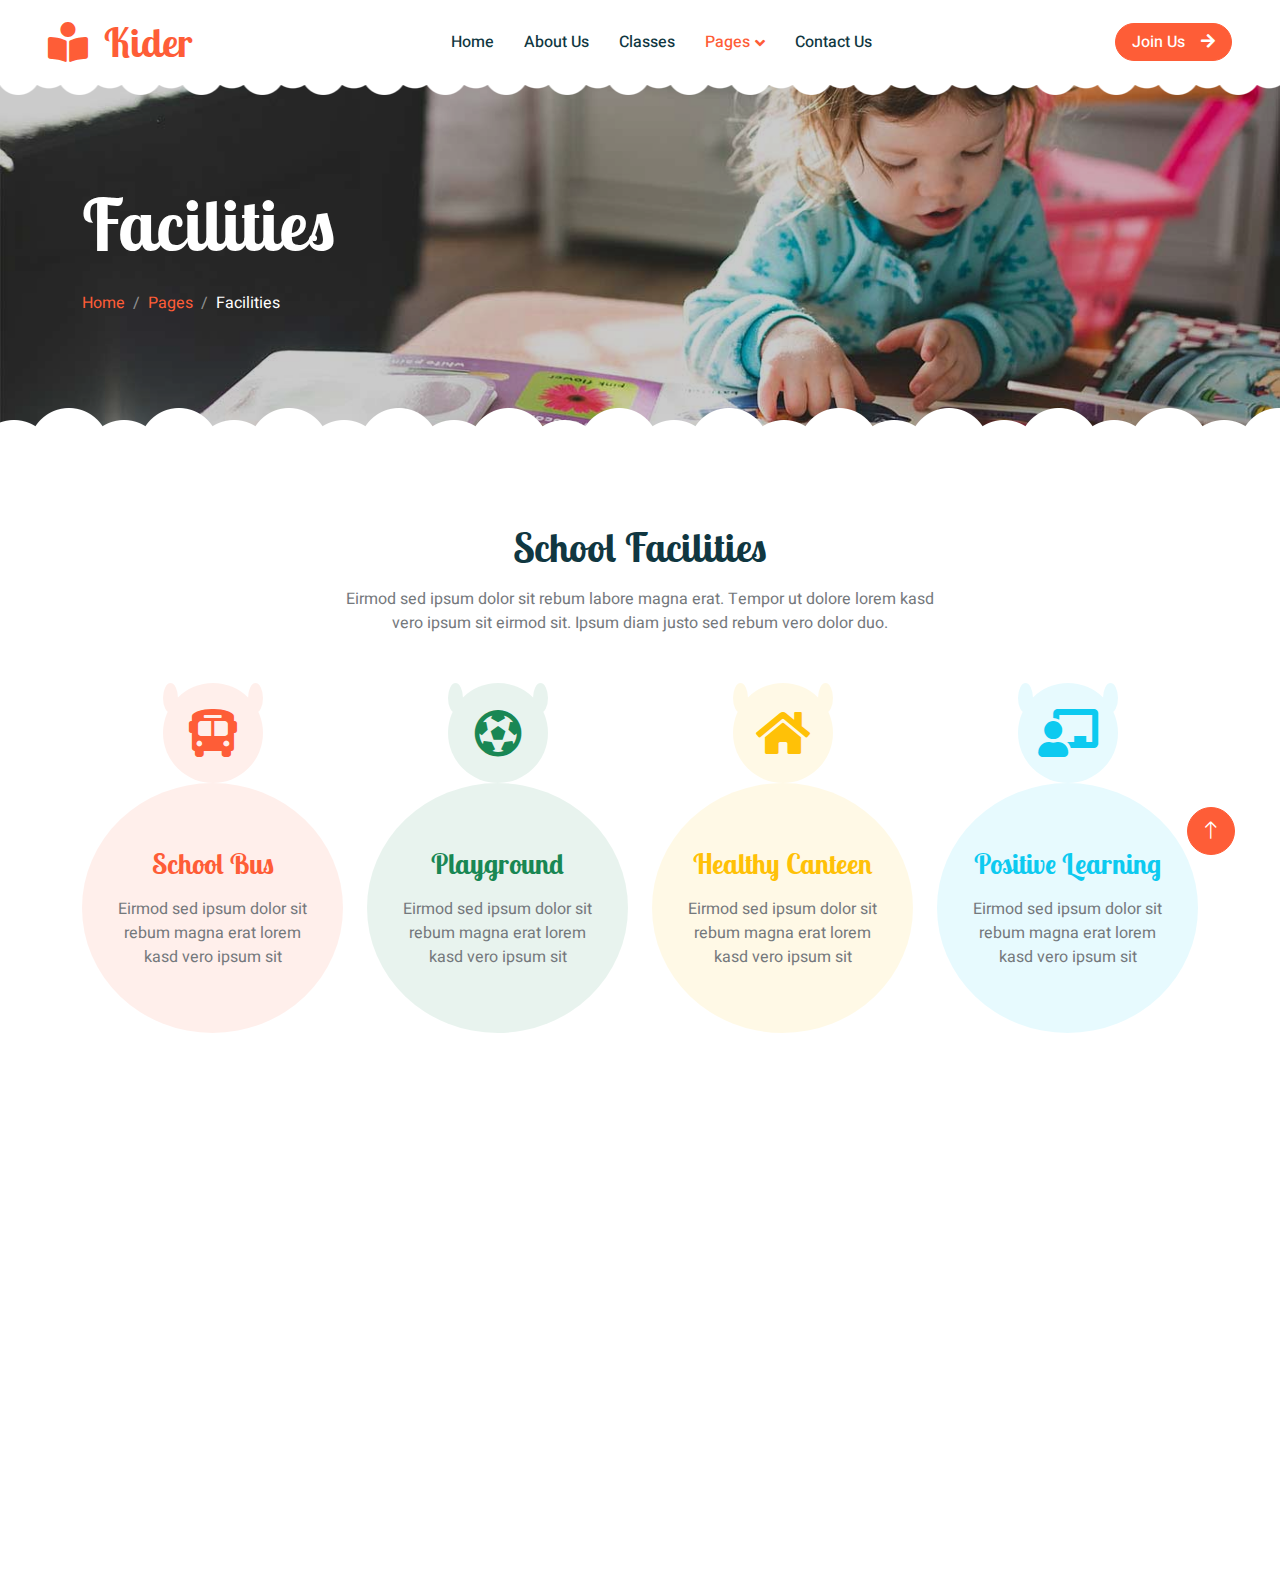
<file: facility.html>
<!DOCTYPE html>
<html lang="en">

<head>
    <meta charset="utf-8">
    <title>Kider - Preschool Website Template</title>
    <meta content="width=device-width, initial-scale=1.0" name="viewport">
    <meta content="" name="keywords">
    <meta content="" name="description">

    <!-- Favicon -->
    <link href="img/favicon.ico" rel="icon">

    <!-- Google Web Fonts -->
    <link rel="preconnect" href="https://fonts.googleapis.com">
    <link rel="preconnect" href="https://fonts.gstatic.com" crossorigin>
    <link href="https://fonts.googleapis.com/css2?family=Heebo:wght@400;500;600&family=Inter:wght@600&family=Lobster+Two:wght@700&display=swap" rel="stylesheet">
    
    <!-- Icon Font Stylesheet -->
    <link href="https://cdnjs.cloudflare.com/ajax/libs/font-awesome/5.10.0/css/all.min.css" rel="stylesheet">
    <link href="https://cdn.jsdelivr.net/npm/bootstrap-icons@1.4.1/font/bootstrap-icons.css" rel="stylesheet">

    <!-- Libraries Stylesheet -->
    <link href="lib/animate/animate.min.css" rel="stylesheet">
    <link href="lib/owlcarousel/assets/owl.carousel.min.css" rel="stylesheet">

    <!-- Customized Bootstrap Stylesheet -->
    <link href="css/bootstrap.min.css" rel="stylesheet">

    <!-- Template Stylesheet -->
    <link href="css/style.css" rel="stylesheet">
</head>

<body>
    <div class="container-xxl bg-white p-0">
        <!-- Spinner Start -->
        <div id="spinner" class="show bg-white position-fixed translate-middle w-100 vh-100 top-50 start-50 d-flex align-items-center justify-content-center">
            <div class="spinner-border text-primary" style="width: 3rem; height: 3rem;" role="status">
                <span class="sr-only">Loading...</span>
            </div>
        </div>
        <!-- Spinner End -->


        <!-- Navbar Start -->
        <nav class="navbar navbar-expand-lg bg-white navbar-light sticky-top px-4 px-lg-5 py-lg-0" aria-label="Main Navigation">
            <a href="index.html" class="navbar-brand">
                <h1 class="m-0 text-primary"><i class="fa fa-book-reader me-3"></i>Kider</h1>
            </a>
            <button type="button" class="navbar-toggler" data-bs-toggle="collapse" data-bs-target="#navbarCollapse">
                <span class="navbar-toggler-icon"></span>
            </button>
            <div class="collapse navbar-collapse" id="navbarCollapse">
                <div class="navbar-nav mx-auto">
                    <a href="index.html" class="nav-item nav-link">Home</a>
                    <a href="about.html" class="nav-item nav-link">About Us</a>
                    <a href="classes.html" class="nav-item nav-link">Classes</a>
                    <div class="nav-item dropdown">
                        <a href="#" class="nav-link dropdown-toggle active" data-bs-toggle="dropdown">Pages</a>
                        <div class="dropdown-menu rounded-0 rounded-bottom border-0 shadow-sm m-0">
                            <a href="facility.html" class="dropdown-item active">School Facilities</a>
                            <a href="team.html" class="dropdown-item">Popular Teachers</a>
                            <a href="call-to-action.html" class="dropdown-item">Become A Teachers</a>
                            <a href="appointment.html" class="dropdown-item">Make Appointment</a>
                            <a href="testimonial.html" class="dropdown-item">Testimonial</a>
                            <a href="404.html" class="dropdown-item">404 Error</a>
                        </div>
                    </div>
                    <a href="contact.html" class="nav-item nav-link">Contact Us</a>
                </div>
                <a href="" class="btn btn-primary rounded-pill px-3 d-none d-lg-block">Join Us<i class="fa fa-arrow-right ms-3"></i></a>
            </div>
        </nav>
        <!-- Navbar End -->


        <!-- Page Header End -->
        <div class="container-xxl py-5 page-header position-relative mb-5">
            <div class="container py-5">
                <h1 class="display-2 text-white animated slideInDown mb-4">Facilities</h1>
                <nav aria-label="breadcrumb animated slideInDown">
                    <ol class="breadcrumb">
                        <li class="breadcrumb-item"><a href="#">Home</a></li>
                        <li class="breadcrumb-item"><a href="#">Pages</a></li>
                        <li class="breadcrumb-item text-white active" aria-current="page">Facilities</li>
                    </ol>
                </nav>
            </div>
        </div>
        <!-- Page Header End -->


        <!-- Facilities Start -->
        <div class="container-xxl py-5">
            <div class="container">
                <div class="text-center mx-auto mb-5 wow fadeInUp" data-wow-delay="0.1s" style="max-width: 600px;">
                    <h1 class="mb-3">School Facilities</h1>
                    <p>Eirmod sed ipsum dolor sit rebum labore magna erat. Tempor ut dolore lorem kasd vero ipsum sit eirmod sit. Ipsum diam justo sed rebum vero dolor duo.</p>
                </div>
                <div class="row g-4">
                    <div class="col-lg-3 col-sm-6 wow fadeInUp" data-wow-delay="0.1s">
                        <div class="facility-item">
                            <div class="facility-icon bg-primary">
                                <span class="bg-primary"></span>
                                <i class="fa fa-bus-alt fa-3x text-primary"></i>
                                <span class="bg-primary"></span>
                            </div>
                            <div class="facility-text bg-primary">
                                <h3 class="text-primary mb-3">School Bus</h3>
                                <p class="mb-0">Eirmod sed ipsum dolor sit rebum magna erat lorem kasd vero ipsum sit</p>
                            </div>
                        </div>
                    </div>
                    <div class="col-lg-3 col-sm-6 wow fadeInUp" data-wow-delay="0.3s">
                        <div class="facility-item">
                            <div class="facility-icon bg-success">
                                <span class="bg-success"></span>
                                <i class="fa fa-futbol fa-3x text-success"></i>
                                <span class="bg-success"></span>
                            </div>
                            <div class="facility-text bg-success">
                                <h3 class="text-success mb-3">Playground</h3>
                                <p class="mb-0">Eirmod sed ipsum dolor sit rebum magna erat lorem kasd vero ipsum sit</p>
                            </div>
                        </div>
                    </div>
                    <div class="col-lg-3 col-sm-6 wow fadeInUp" data-wow-delay="0.5s">
                        <div class="facility-item">
                            <div class="facility-icon bg-warning">
                                <span class="bg-warning"></span>
                                <i class="fa fa-home fa-3x text-warning"></i>
                                <span class="bg-warning"></span>
                            </div>
                            <div class="facility-text bg-warning">
                                <h3 class="text-warning mb-3">Healthy Canteen</h3>
                                <p class="mb-0">Eirmod sed ipsum dolor sit rebum magna erat lorem kasd vero ipsum sit</p>
                            </div>
                        </div>
                    </div>
                    <div class="col-lg-3 col-sm-6 wow fadeInUp" data-wow-delay="0.7s">
                        <div class="facility-item">
                            <div class="facility-icon bg-info">
                                <span class="bg-info"></span>
                                <i class="fa fa-chalkboard-teacher fa-3x text-info"></i>
                                <span class="bg-info"></span>
                            </div>
                            <div class="facility-text bg-info">
                                <h3 class="text-info mb-3">Positive Learning</h3>
                                <p class="mb-0">Eirmod sed ipsum dolor sit rebum magna erat lorem kasd vero ipsum sit</p>
                            </div>
                        </div>
                    </div>
                </div>
            </div>
        </div>
        <!-- Facilities End -->


        <!-- Footer Start -->
        <div class="container-fluid bg-dark text-white-50 footer pt-5 mt-5 wow fadeIn" data-wow-delay="0.1s">
            <div class="container py-5">
                <div class="row g-5">
                    <div class="col-lg-3 col-md-6">
                        <h3 class="text-white mb-4">Get In Touch</h3>
                        <p class="mb-2"><i class="fa fa-map-marker-alt me-3"></i>123 Street, New York, USA</p>
                        <p class="mb-2"><i class="fa fa-phone-alt me-3"></i>+012 345 67890</p>
                        <p class="mb-2"><i class="fa fa-envelope me-3"></i>info@example.com</p>
                        <div class="d-flex pt-2">
                            <a class="btn btn-outline-light btn-social" href=""><i class="fab fa-twitter"></i></a>
                            <a class="btn btn-outline-light btn-social" href=""><i class="fab fa-facebook-f"></i></a>
                            <a class="btn btn-outline-light btn-social" href=""><i class="fab fa-youtube"></i></a>
                            <a class="btn btn-outline-light btn-social" href=""><i class="fab fa-linkedin-in"></i></a>
                        </div>
                    </div>
                    <div class="col-lg-3 col-md-6">
                        <h3 class="text-white mb-4">Quick Links</h3>
                        <a class="btn btn-link text-white-50" href="">About Us</a>
                        <a class="btn btn-link text-white-50" href="">Contact Us</a>
                        <a class="btn btn-link text-white-50" href="">Our Services</a>
                        <a class="btn btn-link text-white-50" href="">Privacy Policy</a>
                        <a class="btn btn-link text-white-50" href="">Terms & Condition</a>
                    </div>
                    <div class="col-lg-3 col-md-6">
                        <h3 class="text-white mb-4">Photo Gallery</h3>
                        <div class="row g-2 pt-2">
                            <div class="col-4">
                                <img class="img-fluid rounded bg-light p-1" src="img/classes-1.jpg" alt="">
                            </div>
                            <div class="col-4">
                                <img class="img-fluid rounded bg-light p-1" src="img/classes-2.jpg" alt="">
                            </div>
                            <div class="col-4">
                                <img class="img-fluid rounded bg-light p-1" src="img/classes-3.jpg" alt="">
                            </div>
                            <div class="col-4">
                                <img class="img-fluid rounded bg-light p-1" src="img/classes-4.jpg" alt="">
                            </div>
                            <div class="col-4">
                                <img class="img-fluid rounded bg-light p-1" src="img/classes-5.jpg" alt="">
                            </div>
                            <div class="col-4">
                                <img class="img-fluid rounded bg-light p-1" src="img/classes-6.jpg" alt="">
                            </div>
                        </div>
                    </div>
                    <div class="col-lg-3 col-md-6">
                        <h3 class="text-white mb-4">Newsletter</h3>
                        <p>Dolor amet sit justo amet elitr clita ipsum elitr est.</p>
                        <div class="position-relative mx-auto" style="max-width: 400px;">
                            <input class="form-control bg-transparent w-100 py-3 ps-4 pe-5" type="text" placeholder="Your email">
                            <button type="button" class="btn btn-primary py-2 position-absolute top-0 end-0 mt-2 me-2">SignUp</button>
                        </div>
                    </div>
                </div>
            </div>
            <div class="container">
                <div class="copyright">
                    <div class="row">
                        <div class="col-md-6 text-center text-md-start mb-3 mb-md-0">
                            &copy; <a class="border-bottom" href="#">Your Site Name</a>, All Right Reserved. 
							
							<!--/*** This template is free as long as you keep the footer author’s credit link/attribution link/backlink. If you'd like to use the template without the footer author’s credit link/attribution link/backlink, you can purchase the Credit Removal License from "https://htmlcodex.com/credit-removal". Thank you for your support. ***/-->
							Designed By <a class="border-bottom" href="https://htmlcodex.com">HTML Codex</a>
                        </div>
                        <div class="col-md-6 text-center text-md-end">
                            <div class="footer-menu">
                                <a href="">Home</a>
                                <a href="">Cookies</a>
                                <a href="">Help</a>
                                <a href="">FQAs</a>
                            </div>
                        </div>
                    </div>
                </div>
            </div>
        </div>
        <!-- Footer End -->


        <!-- Back to Top -->
        <a href="#" class="btn btn-lg btn-primary btn-lg-square back-to-top"><i class="bi bi-arrow-up"></i></a>
    </div>

    <!-- JavaScript Libraries -->
    <script src="https://code.jquery.com/jquery-3.4.1.min.js"></script>
    <script src="https://cdn.jsdelivr.net/npm/bootstrap@5.0.0/dist/js/bootstrap.bundle.min.js"></script>
    <script src="lib/wow/wow.min.js"></script>
    <script src="lib/easing/easing.min.js"></script>
    <script src="lib/waypoints/waypoints.min.js"></script>
    <script src="lib/owlcarousel/owl.carousel.min.js"></script>

    <!-- Template Javascript -->
    <script src="js/main.js"></script>
</body>

</html>
</file>
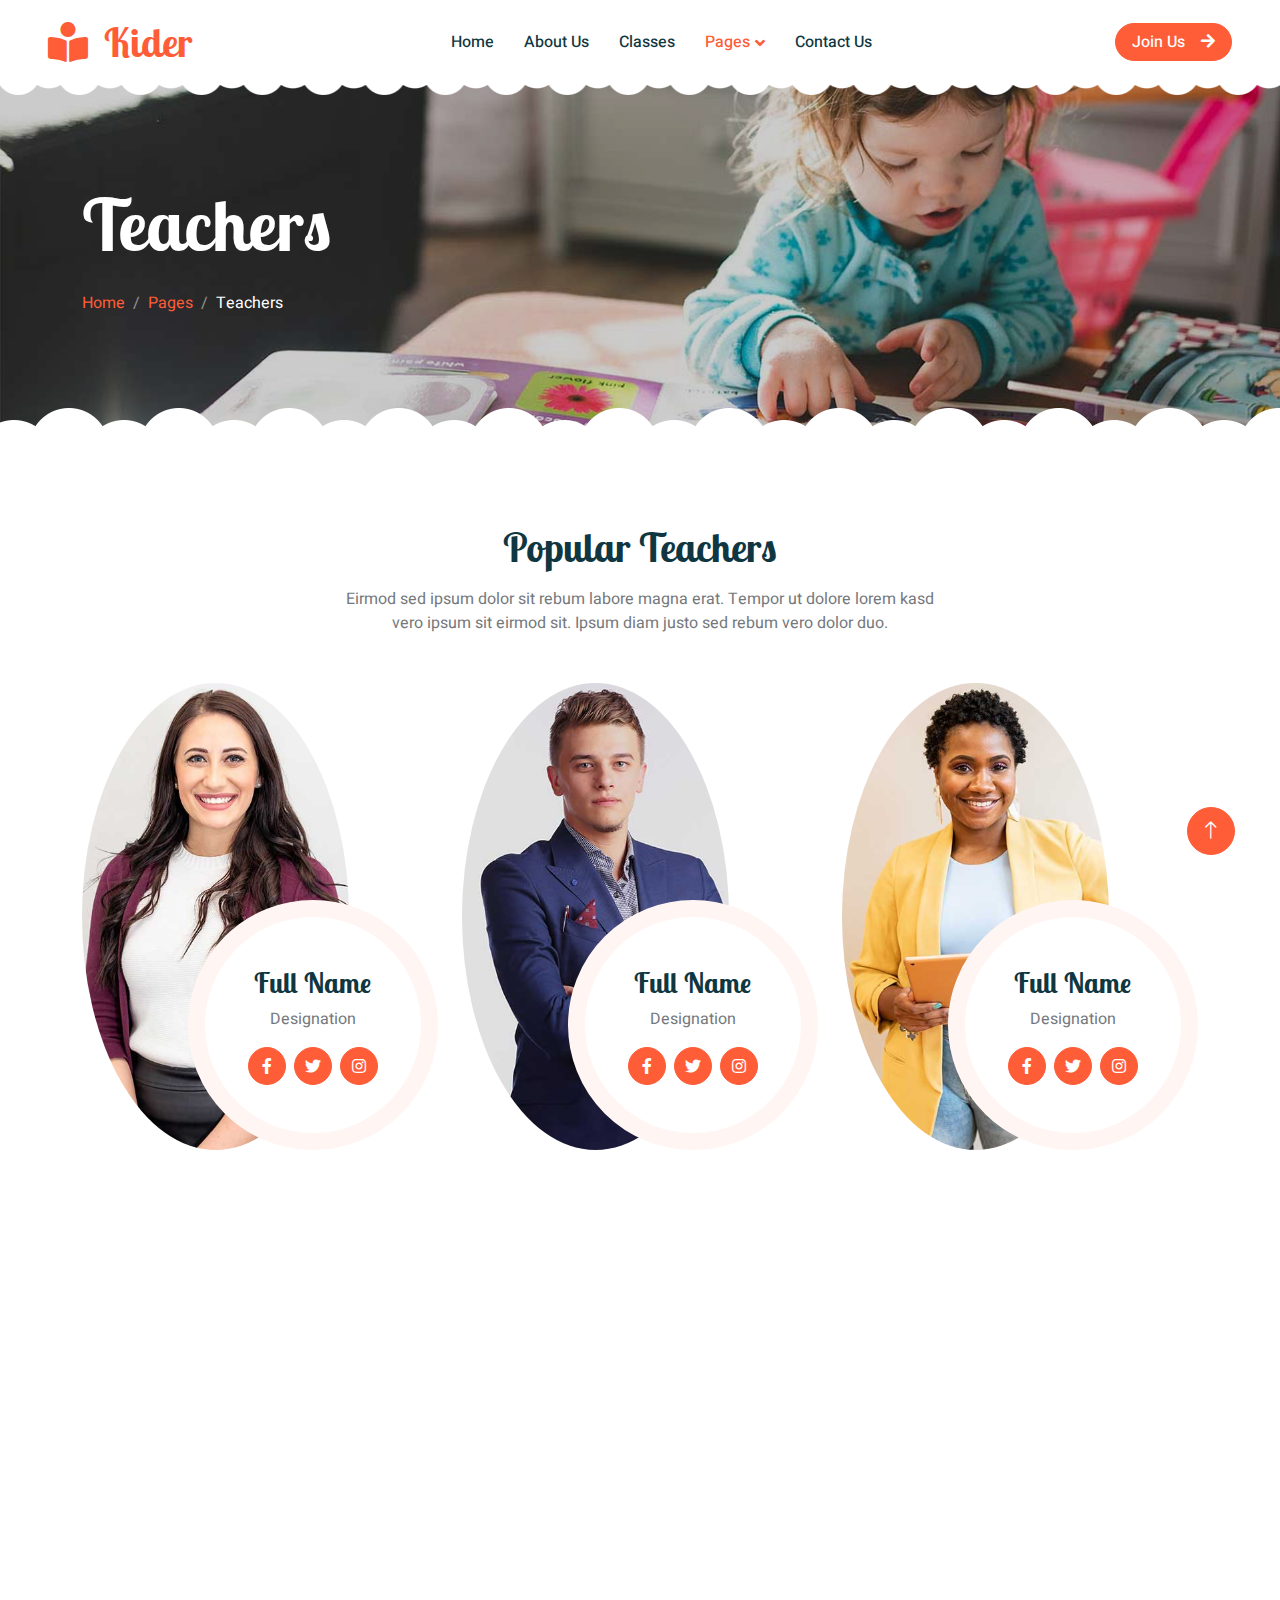
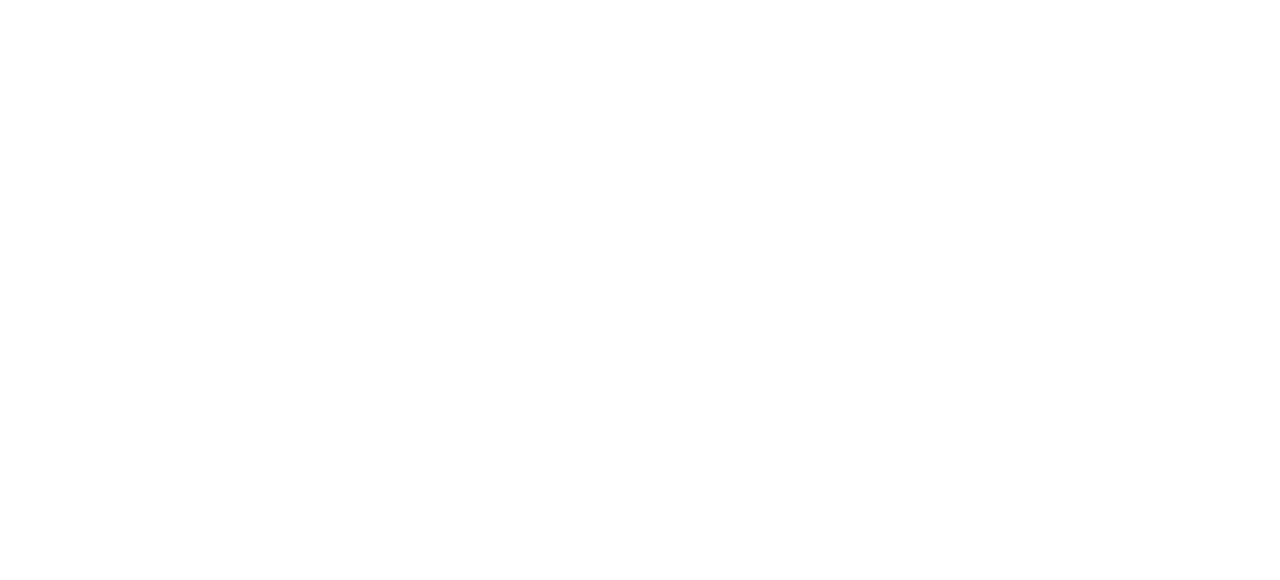
<file: team.html>
<!DOCTYPE html>
<html lang="en">

<head>
    <meta charset="utf-8">
    <title>Kider - Preschool Website Template</title>
    <meta content="width=device-width, initial-scale=1.0" name="viewport">
    <meta content="" name="keywords">
    <meta content="" name="description">

    <!-- Favicon -->
    <link href="img/favicon.ico" rel="icon">

    <!-- Google Web Fonts -->
    <link rel="preconnect" href="https://fonts.googleapis.com">
    <link rel="preconnect" href="https://fonts.gstatic.com" crossorigin>
    <link href="https://fonts.googleapis.com/css2?family=Heebo:wght@400;500;600&family=Inter:wght@600&family=Lobster+Two:wght@700&display=swap" rel="stylesheet">
    
    <!-- Icon Font Stylesheet -->
    <link href="https://cdnjs.cloudflare.com/ajax/libs/font-awesome/5.10.0/css/all.min.css" rel="stylesheet">
    <link href="https://cdn.jsdelivr.net/npm/bootstrap-icons@1.4.1/font/bootstrap-icons.css" rel="stylesheet">

    <!-- Libraries Stylesheet -->
    <link href="lib/animate/animate.min.css" rel="stylesheet">
    <link href="lib/owlcarousel/assets/owl.carousel.min.css" rel="stylesheet">

    <!-- Customized Bootstrap Stylesheet -->
    <link href="css/bootstrap.min.css" rel="stylesheet">

    <!-- Template Stylesheet -->
    <link href="css/style.css" rel="stylesheet">
</head>

<body>
    <div class="container-xxl bg-white p-0">
        <!-- Spinner Start -->
        <div id="spinner" class="show bg-white position-fixed translate-middle w-100 vh-100 top-50 start-50 d-flex align-items-center justify-content-center">
            <div class="spinner-border text-primary" style="width: 3rem; height: 3rem;" role="status">
                <span class="sr-only">Loading...</span>
            </div>
        </div>
        <!-- Spinner End -->


        <!-- Navbar Start -->
        <nav class="navbar navbar-expand-lg bg-white navbar-light sticky-top px-4 px-lg-5 py-lg-0" aria-label="Main Navigation">
            <a href="index.html" class="navbar-brand">
                <h1 class="m-0 text-primary"><i class="fa fa-book-reader me-3"></i>Kider</h1>
            </a>
            <button type="button" class="navbar-toggler" data-bs-toggle="collapse" data-bs-target="#navbarCollapse">
                <span class="navbar-toggler-icon"></span>
            </button>
            <div class="collapse navbar-collapse" id="navbarCollapse">
                <div class="navbar-nav mx-auto">
                    <a href="index.html" class="nav-item nav-link">Home</a>
                    <a href="about.html" class="nav-item nav-link">About Us</a>
                    <a href="classes.html" class="nav-item nav-link">Classes</a>
                    <div class="nav-item dropdown">
                        <a href="#" class="nav-link dropdown-toggle active" data-bs-toggle="dropdown">Pages</a>
                        <div class="dropdown-menu rounded-0 rounded-bottom border-0 shadow-sm m-0">
                            <a href="facility.html" class="dropdown-item">School Facilities</a>
                            <a href="team.html" class="dropdown-item active">Popular Teachers</a>
                            <a href="call-to-action.html" class="dropdown-item">Become A Teachers</a>
                            <a href="appointment.html" class="dropdown-item">Make Appointment</a>
                            <a href="testimonial.html" class="dropdown-item">Testimonial</a>
                            <a href="404.html" class="dropdown-item">404 Error</a>
                        </div>
                    </div>
                    <a href="contact.html" class="nav-item nav-link">Contact Us</a>
                </div>
                <a href="" class="btn btn-primary rounded-pill px-3 d-none d-lg-block">Join Us<i class="fa fa-arrow-right ms-3"></i></a>
            </div>
        </nav>
        <!-- Navbar End -->


        <!-- Page Header End -->
        <div class="container-xxl py-5 page-header position-relative mb-5">
            <div class="container py-5">
                <h1 class="display-2 text-white animated slideInDown mb-4">Teachers</h1>
                <nav aria-label="breadcrumb animated slideInDown">
                    <ol class="breadcrumb">
                        <li class="breadcrumb-item"><a href="#">Home</a></li>
                        <li class="breadcrumb-item"><a href="#">Pages</a></li>
                        <li class="breadcrumb-item text-white active" aria-current="page">Teachers</li>
                    </ol>
                </nav>
            </div>
        </div>
        <!-- Page Header End -->


        <!-- Team Start -->
        <div class="container-xxl py-5">
            <div class="container">
                <div class="text-center mx-auto mb-5 wow fadeInUp" data-wow-delay="0.1s" style="max-width: 600px;">
                    <h1 class="mb-3">Popular Teachers</h1>
                    <p>Eirmod sed ipsum dolor sit rebum labore magna erat. Tempor ut dolore lorem kasd vero ipsum sit
                        eirmod sit. Ipsum diam justo sed rebum vero dolor duo.</p>
                </div>
                <div class="row g-4">
                    <div class="col-lg-4 col-md-6 wow fadeInUp" data-wow-delay="0.1s">
                        <div class="team-item position-relative">
                            <img class="img-fluid rounded-circle w-75" src="img/team-1.jpg" alt="">
                            <div class="team-text">
                                <h3>Full Name</h3>
                                <p>Designation</p>
                                <div class="d-flex align-items-center">
                                    <a class="btn btn-square btn-primary mx-1" href=""><i class="fab fa-facebook-f"></i></a>
                                    <a class="btn btn-square btn-primary  mx-1" href=""><i class="fab fa-twitter"></i></a>
                                    <a class="btn btn-square btn-primary  mx-1" href=""><i class="fab fa-instagram"></i></a>
                                </div>
                            </div>
                        </div>
                    </div>
                    <div class="col-lg-4 col-md-6 wow fadeInUp" data-wow-delay="0.3s">
                        <div class="team-item position-relative">
                            <img class="img-fluid rounded-circle w-75" src="img/team-2.jpg" alt="">
                            <div class="team-text">
                                <h3>Full Name</h3>
                                <p>Designation</p>
                                <div class="d-flex align-items-center">
                                    <a class="btn btn-square btn-primary mx-1" href=""><i class="fab fa-facebook-f"></i></a>
                                    <a class="btn btn-square btn-primary  mx-1" href=""><i class="fab fa-twitter"></i></a>
                                    <a class="btn btn-square btn-primary  mx-1" href=""><i class="fab fa-instagram"></i></a>
                                </div>
                            </div>
                        </div>
                    </div>
                    <div class="col-lg-4 col-md-6 wow fadeInUp" data-wow-delay="0.5s">
                        <div class="team-item position-relative">
                            <img class="img-fluid rounded-circle w-75" src="img/team-3.jpg" alt="">
                            <div class="team-text">
                                <h3>Full Name</h3>
                                <p>Designation</p>
                                <div class="d-flex align-items-center">
                                    <a class="btn btn-square btn-primary mx-1" href=""><i class="fab fa-facebook-f"></i></a>
                                    <a class="btn btn-square btn-primary  mx-1" href=""><i class="fab fa-twitter"></i></a>
                                    <a class="btn btn-square btn-primary  mx-1" href=""><i class="fab fa-instagram"></i></a>
                                </div>
                            </div>
                        </div>
                    </div>
                    <div class="col-lg-4 col-md-6 wow fadeInUp" data-wow-delay="0.1s">
                        <div class="team-item position-relative">
                            <img class="img-fluid rounded-circle w-75" src="img/team-1.jpg" alt="">
                            <div class="team-text">
                                <h3>Full Name</h3>
                                <p>Designation</p>
                                <div class="d-flex align-items-center">
                                    <a class="btn btn-square btn-primary mx-1" href=""><i class="fab fa-facebook-f"></i></a>
                                    <a class="btn btn-square btn-primary  mx-1" href=""><i class="fab fa-twitter"></i></a>
                                    <a class="btn btn-square btn-primary  mx-1" href=""><i class="fab fa-instagram"></i></a>
                                </div>
                            </div>
                        </div>
                    </div>
                    <div class="col-lg-4 col-md-6 wow fadeInUp" data-wow-delay="0.3s">
                        <div class="team-item position-relative">
                            <img class="img-fluid rounded-circle w-75" src="img/team-2.jpg" alt="">
                            <div class="team-text">
                                <h3>Full Name</h3>
                                <p>Designation</p>
                                <div class="d-flex align-items-center">
                                    <a class="btn btn-square btn-primary mx-1" href=""><i class="fab fa-facebook-f"></i></a>
                                    <a class="btn btn-square btn-primary  mx-1" href=""><i class="fab fa-twitter"></i></a>
                                    <a class="btn btn-square btn-primary  mx-1" href=""><i class="fab fa-instagram"></i></a>
                                </div>
                            </div>
                        </div>
                    </div>
                    <div class="col-lg-4 col-md-6 wow fadeInUp" data-wow-delay="0.5s">
                        <div class="team-item position-relative">
                            <img class="img-fluid rounded-circle w-75" src="img/team-3.jpg" alt="">
                            <div class="team-text">
                                <h3>Full Name</h3>
                                <p>Designation</p>
                                <div class="d-flex align-items-center">
                                    <a class="btn btn-square btn-primary mx-1" href=""><i class="fab fa-facebook-f"></i></a>
                                    <a class="btn btn-square btn-primary  mx-1" href=""><i class="fab fa-twitter"></i></a>
                                    <a class="btn btn-square btn-primary  mx-1" href=""><i class="fab fa-instagram"></i></a>
                                </div>
                            </div>
                        </div>
                    </div>
                </div>
            </div>
        </div>
        <!-- Team End -->


        <!-- Footer Start -->
        <div class="container-fluid bg-dark text-white-50 footer pt-5 mt-5 wow fadeIn" data-wow-delay="0.1s">
            <div class="container py-5">
                <div class="row g-5">
                    <div class="col-lg-3 col-md-6">
                        <h3 class="text-white mb-4">Get In Touch</h3>
                        <p class="mb-2"><i class="fa fa-map-marker-alt me-3"></i>123 Street, New York, USA</p>
                        <p class="mb-2"><i class="fa fa-phone-alt me-3"></i>+012 345 67890</p>
                        <p class="mb-2"><i class="fa fa-envelope me-3"></i>info@example.com</p>
                        <div class="d-flex pt-2">
                            <a class="btn btn-outline-light btn-social" href=""><i class="fab fa-twitter"></i></a>
                            <a class="btn btn-outline-light btn-social" href=""><i class="fab fa-facebook-f"></i></a>
                            <a class="btn btn-outline-light btn-social" href=""><i class="fab fa-youtube"></i></a>
                            <a class="btn btn-outline-light btn-social" href=""><i class="fab fa-linkedin-in"></i></a>
                        </div>
                    </div>
                    <div class="col-lg-3 col-md-6">
                        <h3 class="text-white mb-4">Quick Links</h3>
                        <a class="btn btn-link text-white-50" href="">About Us</a>
                        <a class="btn btn-link text-white-50" href="">Contact Us</a>
                        <a class="btn btn-link text-white-50" href="">Our Services</a>
                        <a class="btn btn-link text-white-50" href="">Privacy Policy</a>
                        <a class="btn btn-link text-white-50" href="">Terms & Condition</a>
                    </div>
                    <div class="col-lg-3 col-md-6">
                        <h3 class="text-white mb-4">Photo Gallery</h3>
                        <div class="row g-2 pt-2">
                            <div class="col-4">
                                <img class="img-fluid rounded bg-light p-1" src="img/classes-1.jpg" alt="">
                            </div>
                            <div class="col-4">
                                <img class="img-fluid rounded bg-light p-1" src="img/classes-2.jpg" alt="">
                            </div>
                            <div class="col-4">
                                <img class="img-fluid rounded bg-light p-1" src="img/classes-3.jpg" alt="">
                            </div>
                            <div class="col-4">
                                <img class="img-fluid rounded bg-light p-1" src="img/classes-4.jpg" alt="">
                            </div>
                            <div class="col-4">
                                <img class="img-fluid rounded bg-light p-1" src="img/classes-5.jpg" alt="">
                            </div>
                            <div class="col-4">
                                <img class="img-fluid rounded bg-light p-1" src="img/classes-6.jpg" alt="">
                            </div>
                        </div>
                    </div>
                    <div class="col-lg-3 col-md-6">
                        <h3 class="text-white mb-4">Newsletter</h3>
                        <p>Dolor amet sit justo amet elitr clita ipsum elitr est.</p>
                        <div class="position-relative mx-auto" style="max-width: 400px;">
                            <input class="form-control bg-transparent w-100 py-3 ps-4 pe-5" type="text" placeholder="Your email">
                            <button type="button" class="btn btn-primary py-2 position-absolute top-0 end-0 mt-2 me-2">SignUp</button>
                        </div>
                    </div>
                </div>
            </div>
            <div class="container">
                <div class="copyright">
                    <div class="row">
                        <div class="col-md-6 text-center text-md-start mb-3 mb-md-0">
                            &copy; <a class="border-bottom" href="#">Your Site Name</a>, All Right Reserved. 
							
							<!--/*** This template is free as long as you keep the footer author’s credit link/attribution link/backlink. If you'd like to use the template without the footer author’s credit link/attribution link/backlink, you can purchase the Credit Removal License from "https://htmlcodex.com/credit-removal". Thank you for your support. ***/-->
							Designed By <a class="border-bottom" href="https://htmlcodex.com">HTML Codex</a>
                        </div>
                        <div class="col-md-6 text-center text-md-end">
                            <div class="footer-menu">
                                <a href="">Home</a>
                                <a href="">Cookies</a>
                                <a href="">Help</a>
                                <a href="">FQAs</a>
                            </div>
                        </div>
                    </div>
                </div>
            </div>
        </div>
        <!-- Footer End -->


        <!-- Back to Top -->
        <a href="#" class="btn btn-lg btn-primary btn-lg-square back-to-top"><i class="bi bi-arrow-up"></i></a>
    </div>

    <!-- JavaScript Libraries -->
    <script src="https://code.jquery.com/jquery-3.4.1.min.js"></script>
    <script src="https://cdn.jsdelivr.net/npm/bootstrap@5.0.0/dist/js/bootstrap.bundle.min.js"></script>
    <script src="lib/wow/wow.min.js"></script>
    <script src="lib/easing/easing.min.js"></script>
    <script src="lib/waypoints/waypoints.min.js"></script>
    <script src="lib/owlcarousel/owl.carousel.min.js"></script>

    <!-- Template Javascript -->
    <script src="js/main.js"></script>
</body>

</html>
</file>
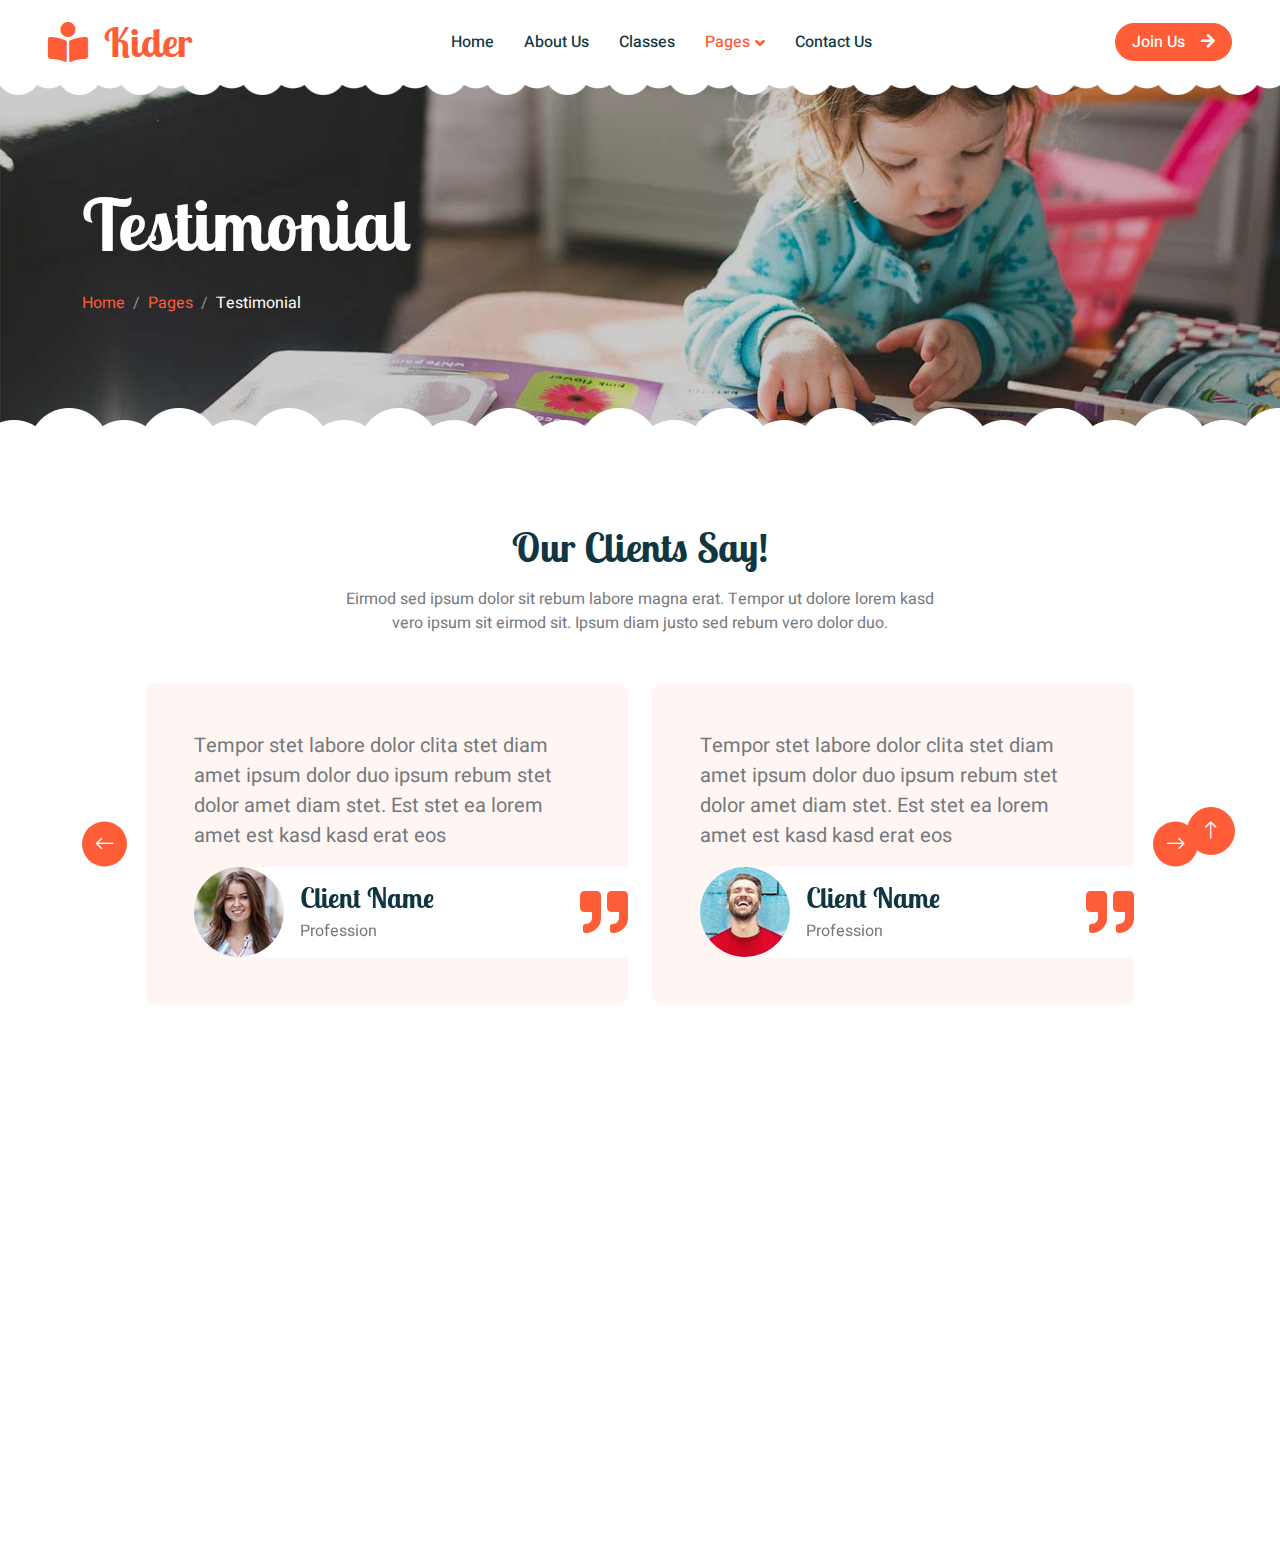
<file: testimonial.html>
<!DOCTYPE html>
<html lang="en">

<head>
    <meta charset="utf-8">
    <title>Kider - Preschool Website Template</title>
    <meta content="width=device-width, initial-scale=1.0" name="viewport">
    <meta content="" name="keywords">
    <meta content="" name="description">

    <!-- Favicon -->
    <link href="img/favicon.ico" rel="icon">

    <!-- Google Web Fonts -->
    <link rel="preconnect" href="https://fonts.googleapis.com">
    <link rel="preconnect" href="https://fonts.gstatic.com" crossorigin>
    <link href="https://fonts.googleapis.com/css2?family=Heebo:wght@400;500;600&family=Inter:wght@600&family=Lobster+Two:wght@700&display=swap" rel="stylesheet">
    
    <!-- Icon Font Stylesheet -->
    <link href="https://cdnjs.cloudflare.com/ajax/libs/font-awesome/5.10.0/css/all.min.css" rel="stylesheet">
    <link href="https://cdn.jsdelivr.net/npm/bootstrap-icons@1.4.1/font/bootstrap-icons.css" rel="stylesheet">

    <!-- Libraries Stylesheet -->
    <link href="lib/animate/animate.min.css" rel="stylesheet">
    <link href="lib/owlcarousel/assets/owl.carousel.min.css" rel="stylesheet">

    <!-- Customized Bootstrap Stylesheet -->
    <link href="css/bootstrap.min.css" rel="stylesheet">

    <!-- Template Stylesheet -->
    <link href="css/style.css" rel="stylesheet">
</head>

<body>
    <div class="container-xxl bg-white p-0">
        <!-- Spinner Start -->
        <div id="spinner" class="show bg-white position-fixed translate-middle w-100 vh-100 top-50 start-50 d-flex align-items-center justify-content-center">
            <div class="spinner-border text-primary" style="width: 3rem; height: 3rem;" role="status">
                <span class="sr-only">Loading...</span>
            </div>
        </div>
        <!-- Spinner End -->


        <!-- Navbar Start -->
        <nav class="navbar navbar-expand-lg bg-white navbar-light sticky-top px-4 px-lg-5 py-lg-0" aria-label="Main Navigation">
            <a href="index.html" class="navbar-brand">
                <h1 class="m-0 text-primary"><i class="fa fa-book-reader me-3"></i>Kider</h1>
            </a>
            <button type="button" class="navbar-toggler" data-bs-toggle="collapse" data-bs-target="#navbarCollapse">
                <span class="navbar-toggler-icon"></span>
            </button>
            <div class="collapse navbar-collapse" id="navbarCollapse">
                <div class="navbar-nav mx-auto">
                    <a href="index.html" class="nav-item nav-link">Home</a>
                    <a href="about.html" class="nav-item nav-link">About Us</a>
                    <a href="classes.html" class="nav-item nav-link">Classes</a>
                    <div class="nav-item dropdown">
                        <a href="#" class="nav-link dropdown-toggle active" data-bs-toggle="dropdown">Pages</a>
                        <div class="dropdown-menu rounded-0 rounded-bottom border-0 shadow-sm m-0">
                            <a href="facility.html" class="dropdown-item">School Facilities</a>
                            <a href="team.html" class="dropdown-item">Popular Teachers</a>
                            <a href="call-to-action.html" class="dropdown-item">Become A Teachers</a>
                            <a href="appointment.html" class="dropdown-item">Make Appointment</a>
                            <a href="testimonial.html" class="dropdown-item active">Testimonial</a>
                            <a href="404.html" class="dropdown-item">404 Error</a>
                        </div>
                    </div>
                    <a href="contact.html" class="nav-item nav-link">Contact Us</a>
                </div>
                <a href="" class="btn btn-primary rounded-pill px-3 d-none d-lg-block">Join Us<i class="fa fa-arrow-right ms-3"></i></a>
            </div>
        </nav>
        <!-- Navbar End -->


        <!-- Page Header End -->
        <div class="container-xxl py-5 page-header position-relative mb-5">
            <div class="container py-5">
                <h1 class="display-2 text-white animated slideInDown mb-4">Testimonial</h1>
                <nav aria-label="breadcrumb animated slideInDown">
                    <ol class="breadcrumb">
                        <li class="breadcrumb-item"><a href="#">Home</a></li>
                        <li class="breadcrumb-item"><a href="#">Pages</a></li>
                        <li class="breadcrumb-item text-white active" aria-current="page">Testimonial</li>
                    </ol>
                </nav>
            </div>
        </div>
        <!-- Page Header End -->


        <!-- Testimonial Start -->
        <div class="container-xxl py-5">
            <div class="container">
                <div class="text-center mx-auto mb-5 wow fadeInUp" data-wow-delay="0.1s" style="max-width: 600px;">
                    <h1 class="mb-3">Our Clients Say!</h1>
                    <p>Eirmod sed ipsum dolor sit rebum labore magna erat. Tempor ut dolore lorem kasd vero ipsum sit eirmod sit. Ipsum diam justo sed rebum vero dolor duo.</p>
                </div>
                <div class="owl-carousel testimonial-carousel wow fadeInUp" data-wow-delay="0.1s">
                    <div class="testimonial-item bg-light rounded p-5">
                        <p class="fs-5">Tempor stet labore dolor clita stet diam amet ipsum dolor duo ipsum rebum stet dolor amet diam stet. Est stet ea lorem amet est kasd kasd erat eos</p>
                        <div class="d-flex align-items-center bg-white me-n5" style="border-radius: 50px 0 0 50px;">
                            <img class="img-fluid flex-shrink-0 rounded-circle" src="img/testimonial-1.jpg" alt="testimonial 1" style="width: 90px; height: 90px;">
                            <div class="ps-3">
                                <h3 class="mb-1">Client Name</h3>
                                <span>Profession</span>
                            </div>
                            <i class="fa fa-quote-right fa-3x text-primary ms-auto d-none d-sm-flex"></i>
                        </div>
                    </div>
                    <div class="testimonial-item bg-light rounded p-5">
                        <p class="fs-5">Tempor stet labore dolor clita stet diam amet ipsum dolor duo ipsum rebum stet dolor amet diam stet. Est stet ea lorem amet est kasd kasd erat eos</p>
                        <div class="d-flex align-items-center bg-white me-n5" style="border-radius: 50px 0 0 50px;">
                            <img class="img-fluid flex-shrink-0 rounded-circle" src="img/testimonial-2.jpg" alt="testimonial 2" style="width: 90px; height: 90px;">
                            <div class="ps-3">
                                <h3 class="mb-1">Client Name</h3>
                                <span>Profession</span>
                            </div>
                            <i class="fa fa-quote-right fa-3x text-primary ms-auto d-none d-sm-flex"></i>
                        </div>
                    </div>
                    <div class="testimonial-item bg-light rounded p-5">
                        <p class="fs-5">Tempor stet labore dolor clita stet diam amet ipsum dolor duo ipsum rebum stet dolor amet diam stet. Est stet ea lorem amet est kasd kasd erat eos</p>
                        <div class="d-flex align-items-center bg-white me-n5" style="border-radius: 50px 0 0 50px;">
                            <img class="img-fluid flex-shrink-0 rounded-circle" src="img/testimonial-3.jpg" alt="testimonial 3" style="width: 90px; height: 90px;">
                            <div class="ps-3">
                                <h3 class="mb-1">Client Name</h3>
                                <span>Profession</span>
                            </div>
                            <i class="fa fa-quote-right fa-3x text-primary ms-auto d-none d-sm-flex"></i>
                        </div>
                    </div>
                </div>
            </div>
        </div>
        <!-- Testimonial End -->


        <!-- Footer Start -->
        <div class="container-fluid bg-dark text-white-50 footer pt-5 mt-5 wow fadeIn" data-wow-delay="0.1s">
            <div class="container py-5">
                <div class="row g-5">
                    <div class="col-lg-3 col-md-6">
                        <h3 class="text-white mb-4">Get In Touch</h3>
                        <p class="mb-2"><i class="fa fa-map-marker-alt me-3"></i>123 Street, New York, USA</p>
                        <p class="mb-2"><i class="fa fa-phone-alt me-3"></i>+012 345 67890</p>
                        <p class="mb-2"><i class="fa fa-envelope me-3"></i>info@example.com</p>
                        <div class="d-flex pt-2">
                            <a class="btn btn-outline-light btn-social" href=""><i class="fab fa-twitter"></i></a>
                            <a class="btn btn-outline-light btn-social" href=""><i class="fab fa-facebook-f"></i></a>
                            <a class="btn btn-outline-light btn-social" href=""><i class="fab fa-youtube"></i></a>
                            <a class="btn btn-outline-light btn-social" href=""><i class="fab fa-linkedin-in"></i></a>
                        </div>
                    </div>
                    <div class="col-lg-3 col-md-6">
                        <h3 class="text-white mb-4">Quick Links</h3>
                        <a class="btn btn-link text-white-50" href="">About Us</a>
                        <a class="btn btn-link text-white-50" href="">Contact Us</a>
                        <a class="btn btn-link text-white-50" href="">Our Services</a>
                        <a class="btn btn-link text-white-50" href="">Privacy Policy</a>
                        <a class="btn btn-link text-white-50" href="">Terms & Condition</a>
                    </div>
                    <div class="col-lg-3 col-md-6">
                        <h3 class="text-white mb-4">Photo Gallery</h3>
                        <div class="row g-2 pt-2">
                            <div class="col-4">
                                <img class="img-fluid rounded bg-light p-1" src="img/classes-1.jpg" alt="">
                            </div>
                            <div class="col-4">
                                <img class="img-fluid rounded bg-light p-1" src="img/classes-2.jpg" alt="">
                            </div>
                            <div class="col-4">
                                <img class="img-fluid rounded bg-light p-1" src="img/classes-3.jpg" alt="">
                            </div>
                            <div class="col-4">
                                <img class="img-fluid rounded bg-light p-1" src="img/classes-4.jpg" alt="">
                            </div>
                            <div class="col-4">
                                <img class="img-fluid rounded bg-light p-1" src="img/classes-5.jpg" alt="">
                            </div>
                            <div class="col-4">
                                <img class="img-fluid rounded bg-light p-1" src="img/classes-6.jpg" alt="">
                            </div>
                        </div>
                    </div>
                    <div class="col-lg-3 col-md-6">
                        <h3 class="text-white mb-4">Newsletter</h3>
                        <p>Dolor amet sit justo amet elitr clita ipsum elitr est.</p>
                        <div class="position-relative mx-auto" style="max-width: 400px;">
                            <input class="form-control bg-transparent w-100 py-3 ps-4 pe-5" type="text" placeholder="Your email">
                            <button type="button" class="btn btn-primary py-2 position-absolute top-0 end-0 mt-2 me-2">SignUp</button>
                        </div>
                    </div>
                </div>
            </div>
            <div class="container">
                <div class="copyright">
                    <div class="row">
                        <div class="col-md-6 text-center text-md-start mb-3 mb-md-0">
                            &copy; <a class="border-bottom" href="#">Your Site Name</a>, All Right Reserved. 
							
							<!--/*** This template is free as long as you keep the footer author’s credit link/attribution link/backlink. If you'd like to use the template without the footer author’s credit link/attribution link/backlink, you can purchase the Credit Removal License from "https://htmlcodex.com/credit-removal". Thank you for your support. ***/-->
							Designed By <a class="border-bottom" href="https://htmlcodex.com">HTML Codex</a>
                        </div>
                        <div class="col-md-6 text-center text-md-end">
                            <div class="footer-menu">
                                <a href="">Home</a>
                                <a href="">Cookies</a>
                                <a href="">Help</a>
                                <a href="">FQAs</a>
                            </div>
                        </div>
                    </div>
                </div>
            </div>
        </div>
        <!-- Footer End -->


        <!-- Back to Top -->
        <a href="#" class="btn btn-lg btn-primary btn-lg-square back-to-top"><i class="bi bi-arrow-up"></i></a>
    </div>

    <!-- JavaScript Libraries -->
    <script src="https://code.jquery.com/jquery-3.4.1.min.js"></script>
    <script src="https://cdn.jsdelivr.net/npm/bootstrap@5.0.0/dist/js/bootstrap.bundle.min.js"></script>
    <script src="lib/wow/wow.min.js"></script>
    <script src="lib/easing/easing.min.js"></script>
    <script src="lib/waypoints/waypoints.min.js"></script>
    <script src="lib/owlcarousel/owl.carousel.min.js"></script>

    <!-- Template Javascript -->
    <script src="js/main.js"></script>
</body>

</html>
</file>
<file: css/style.css>
/********** Template CSS **********/
:root {
    --primary: #FE5D37;
    --light: #FFF5F3;
    --dark: #103741;
}

.back-to-top {
    position: fixed;
    display: none;
    right: 45px;
    bottom: 45px;
    z-index: 99;
}


/*** Spinner ***/
#spinner {
    opacity: 0;
    visibility: hidden;
    transition: opacity .5s ease-out, visibility 0s linear .5s;
    z-index: 99999;
}

#spinner.show {
    transition: opacity .5s ease-out, visibility 0s linear 0s;
    visibility: visible;
    opacity: 1;
}


/*** Button ***/
.btn {
    font-weight: 500;
    transition: .5s;
}

.btn.btn-primary {
    color: #FFFFFF;
}

.btn-square {
    width: 38px;
    height: 38px;
}

.btn-sm-square {
    width: 32px;
    height: 32px;
}

.btn-lg-square {
    width: 48px;
    height: 48px;
}

.btn-square,
.btn-sm-square,
.btn-lg-square {
    padding: 0;
    display: flex;
    align-items: center;
    justify-content: center;
    font-weight: normal;
    border-radius: 50px;
}


/*** Heading ***/
h1,
h2,
h3,
h4,
.h1,
.h2,
.h3,
.h4,
.display-1,
.display-2,
.display-3,
.display-4,
.display-5,
.display-6 {
    font-family: 'Lobster Two', cursive;
    font-weight: 700;
}

h5,
h6,
.h5,
.h6 {
    font-weight: 600;
}

.font-secondary {
    font-family: 'Lobster Two', cursive;
}


/*** Navbar ***/
.navbar .navbar-nav .nav-link {
    padding: 30px 15px;
    color: var(--dark);
    font-weight: 500;
    outline: none;
}

.navbar .navbar-nav .nav-link:hover,
.navbar .navbar-nav .nav-link.active {
    color: var(--primary);
}

.navbar.sticky-top {
    top: -100px;
    transition: .5s;
}

.navbar .dropdown-toggle::after {
    border: none;
    content: "\f107";
    font-family: "Font Awesome 5 Free", sans-serif;
    font-weight: 900;
    vertical-align: middle;
    margin-left: 5px;
    transition: .5s;
}

.navbar .dropdown-toggle[aria-expanded=true]::after {
    transform: rotate(-180deg);
}

@media (max-width: 991.98px) {
    .navbar .navbar-nav .nav-link  {
        margin-right: 0;
        padding: 10px 0;
    }

    .navbar .navbar-nav {
        margin-top: 15px;
        border-top: 1px solid #EEEEEE;
    }
}

@media (min-width: 992px) {
    .navbar .nav-item .dropdown-menu {
        display: block;
        top: calc(100% - 15px);
        margin-top: 0;
        opacity: 0;
        visibility: hidden;
        transition: .5s;
        
    }

    .navbar .nav-item:hover .dropdown-menu {
        top: 100%;
        visibility: visible;
        transition: .5s;
        opacity: 1;
    }
}


/*** Header ***/
.header-carousel::before,
.header-carousel::after,
.page-header::before,
.page-header::after {
    position: absolute;
    content: "";
    width: 100%;
    height: 10px;
    top: 0;
    left: 0;
    background: url(../img/bg-header-top.png) center center repeat-x;
    z-index: 1;
}

.header-carousel::after,
.page-header::after {
    height: 19px;
    top: auto;
    bottom: 0;
    background: url(../img/bg-header-bottom.png) center center repeat-x;
}

@media (max-width: 768px) {
    .header-carousel .owl-carousel-item {
        position: relative;
        min-height: 500px;
    }
    
    .header-carousel .owl-carousel-item img {
        position: absolute;
        width: 100%;
        height: 100%;
        object-fit: cover;
    }

    .header-carousel .owl-carousel-item p {
        font-size: 16px !important;
        font-weight: 400 !important;
    }

    .header-carousel .owl-carousel-item h1 {
        font-size: 30px;
        font-weight: 600;
    }
}

.header-carousel .owl-nav {
    position: absolute;
    top: 50%;
    right: 8%;
    transform: translateY(-50%);
    display: flex;
    flex-direction: column;
}

.header-carousel .owl-nav .owl-prev,
.header-carousel .owl-nav .owl-next {
    margin: 7px 0;
    width: 45px;
    height: 45px;
    display: flex;
    align-items: center;
    justify-content: center;
    color: #FFFFFF;
    background: transparent;
    border: 1px solid #FFFFFF;
    border-radius: 45px;
    font-size: 22px;
    transition: .5s;
}

.header-carousel .owl-nav .owl-prev:hover,
.header-carousel .owl-nav .owl-next:hover {
    background: var(--primary);
    border-color: var(--primary);
}

.page-header {
    background: linear-gradient(rgba(0, 0, 0, .2), rgba(0, 0, 0, .2)), url(../img/carousel-1.jpg) center center no-repeat;
    background-size: cover;
}

.breadcrumb-item + .breadcrumb-item::before {
    color: rgba(255, 255, 255, .5);
}


/*** Facility ***/
.facility-item .facility-icon {
    position: relative;
    margin: 0 auto;
    width: 100px;
    height: 100px;
    border-radius: 100px;
    display: flex;
    align-items: center;
    justify-content: center;
}

.facility-item .facility-icon::before {
    position: absolute;
    content: "";
    width: 100%;
    height: 100%;
    top: 0;
    left: 0;
    background: rgba(255, 255, 255, .9);
    transition: .5s;
    z-index: 1;
}

.facility-item .facility-icon span {
    position: absolute;
    content: "";
    width: 15px;
    height: 30px;
    top: 0;
    left: 0;
    border-radius: 50%;
}

.facility-item .facility-icon span:last-child {
    left: auto;
    right: 0;
}

.facility-item .facility-icon i {
    position: relative;
    z-index: 2;
}

.facility-item .facility-text {
    position: relative;
    min-height: 250px;
    padding: 30px;
    border-radius: 100%;
    display: flex;
    text-align: center;
    justify-content: center;
    flex-direction: column;
}

.facility-item .facility-text::before {
    position: absolute;
    content: "";
    width: 100%;
    height: 100%;
    top: 0;
    left: 0;
    background: rgba(255, 255, 255, .9);
    transition: .5s;
    z-index: 1;
}

.facility-item .facility-text * {
    position: relative;
    z-index: 2;
}

.facility-item:hover .facility-icon::before,
.facility-item:hover .facility-text::before {
    background: transparent;
}

.facility-item * {
    transition: .5s;
}

.facility-item:hover * {
    color: #FFFFFF !important;
}


/*** About ***/
.about-img img {
    transition: .5s;
}

.about-img img:hover {
    background: var(--primary) !important;
}


/*** Classes ***/
.classes-item {
    transition: .5s;
}

.classes-item:hover {
    margin-top: -10px;
}


/*** Team ***/
.team-item .team-text {
    position: absolute;
    width: 250px;
    height: 250px;
    bottom: 0;
    right: 0;
    display: flex;
    align-items: center;
    justify-content: center;
    flex-direction: column;
    background: #FFFFFF;
    border: 17px solid var(--light);
    border-radius: 250px;
    transition: .5s;
}

.team-item:hover .team-text {
    border-color: var(--primary);
}


/*** Testimonial ***/
.testimonial-carousel {
    padding-left: 1.5rem;
    padding-right: 1.5rem;
}

@media (min-width: 576px) {
    .testimonial-carousel {
        padding-left: 4rem;
        padding-right: 4rem;
    }
}

.testimonial-carousel .testimonial-item .border {
    border: 1px dashed rgba(0, 185, 142, .3) !important;
}

.testimonial-carousel .owl-nav {
    position: absolute;
    width: 100%;
    height: 45px;
    top: 50%;
    left: 0;
    transform: translateY(-50%);
    display: flex;
    justify-content: space-between;
    z-index: 1;
}

.testimonial-carousel .owl-nav .owl-prev,
.testimonial-carousel .owl-nav .owl-next {
    position: relative;
    width: 45px;
    height: 45px;
    display: flex;
    align-items: center;
    justify-content: center;
    color: #FFFFFF;
    background: var(--primary);
    border-radius: 45px;
    font-size: 20px;
    transition: .5s;
}

.testimonial-carousel .owl-nav .owl-prev:hover,
.testimonial-carousel .owl-nav .owl-next:hover {
    background: var(--dark);
}


/*** Footer ***/
.footer .btn.btn-social {
    margin-right: 5px;
    width: 45px;
    height: 45px;
    display: flex;
    align-items: center;
    justify-content: center;
    color: #FFFFFF;
    border: 1px solid rgba(255,255,255,0.5);
    border-radius: 45px;
    transition: .3s;
}

.footer .btn.btn-social:hover {
    border-color: var(--primary);
    background: var(--primary);
}

.footer .btn.btn-link {
    display: block;
    margin-bottom: 5px;
    padding: 0;
    text-align: left;
    font-size: 16px;
    font-weight: normal;
    text-transform: capitalize;
    transition: .3s;
}

.footer .btn.btn-link::before {
    position: relative;
    content: "\f105";
    font-family: "Font Awesome 5 Free", sans-serif;
    font-weight: 900;
    margin-right: 10px;
}

.footer .btn.btn-link:hover {
    color: var(--primary) !important;
    letter-spacing: 1px;
    box-shadow: none;
}

.footer .form-control {
    border-color: rgba(255,255,255,0.5);
}

.footer .copyright {
    padding: 25px 0;
    font-size: 15px;
    border-top: 1px solid rgba(256, 256, 256, .1);
}

.footer .copyright a {
    color: #FFFFFF;
}

.footer .footer-menu a {
    margin-right: 15px;
    padding-right: 15px;
    border-right: 1px solid rgba(255, 255, 255, .1);
}

.footer .copyright a:hover,
.footer .footer-menu a:hover {
    color: var(--primary) !important;
}

.footer .footer-menu a:last-child {
    margin-right: 0;
    padding-right: 0;
    border-right: none;
}
</file>
